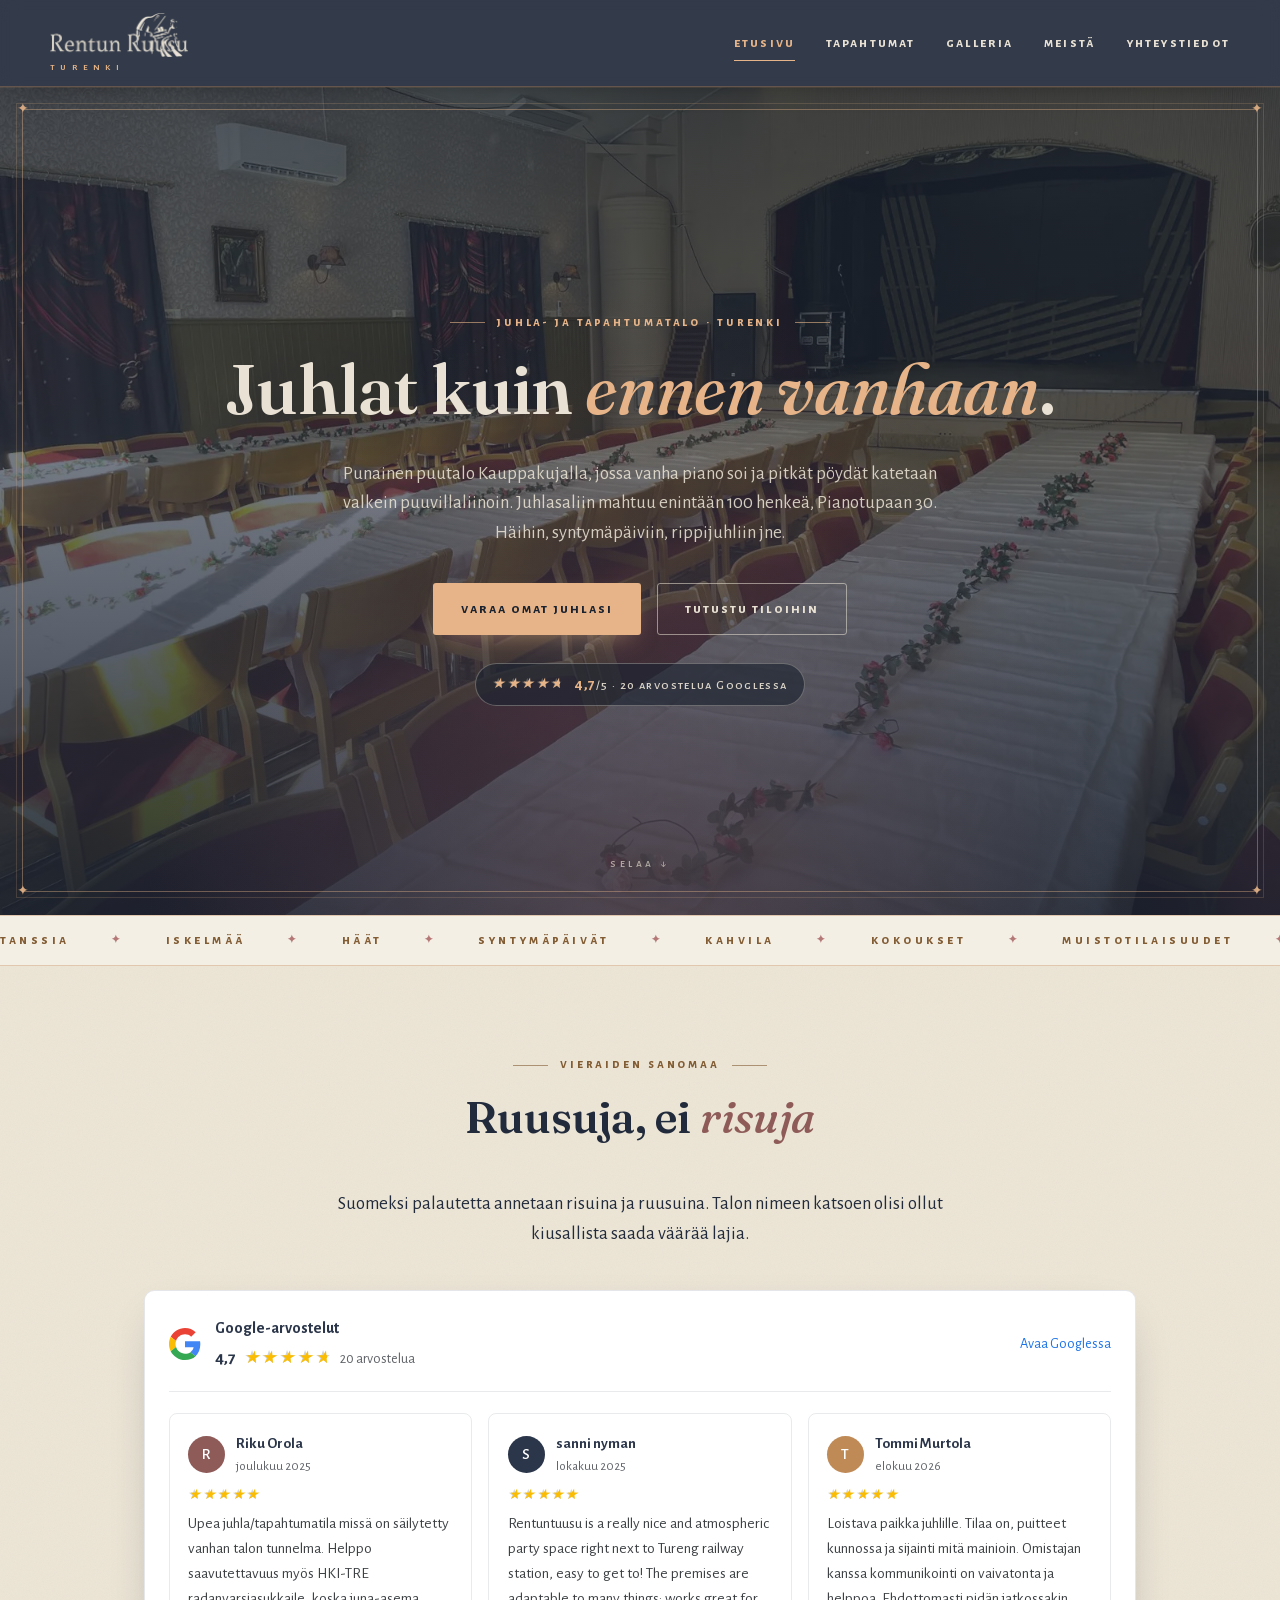
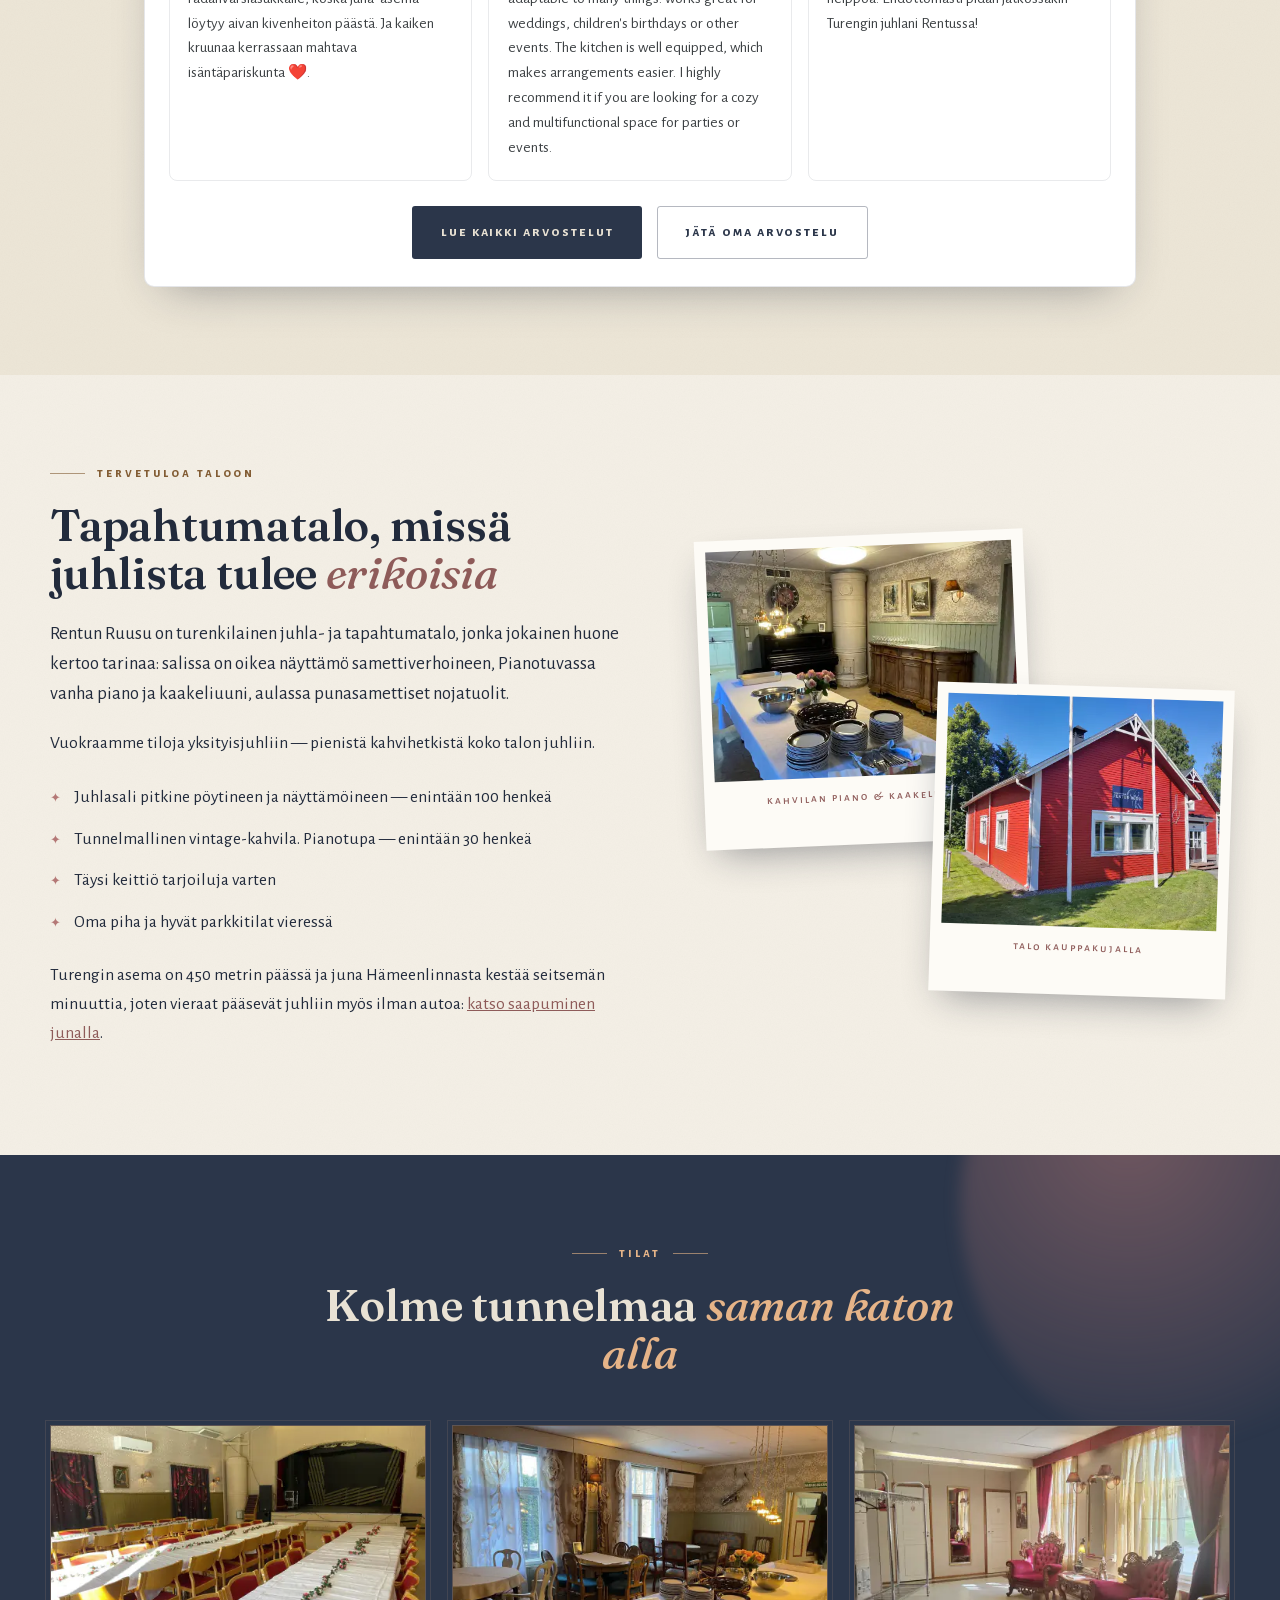
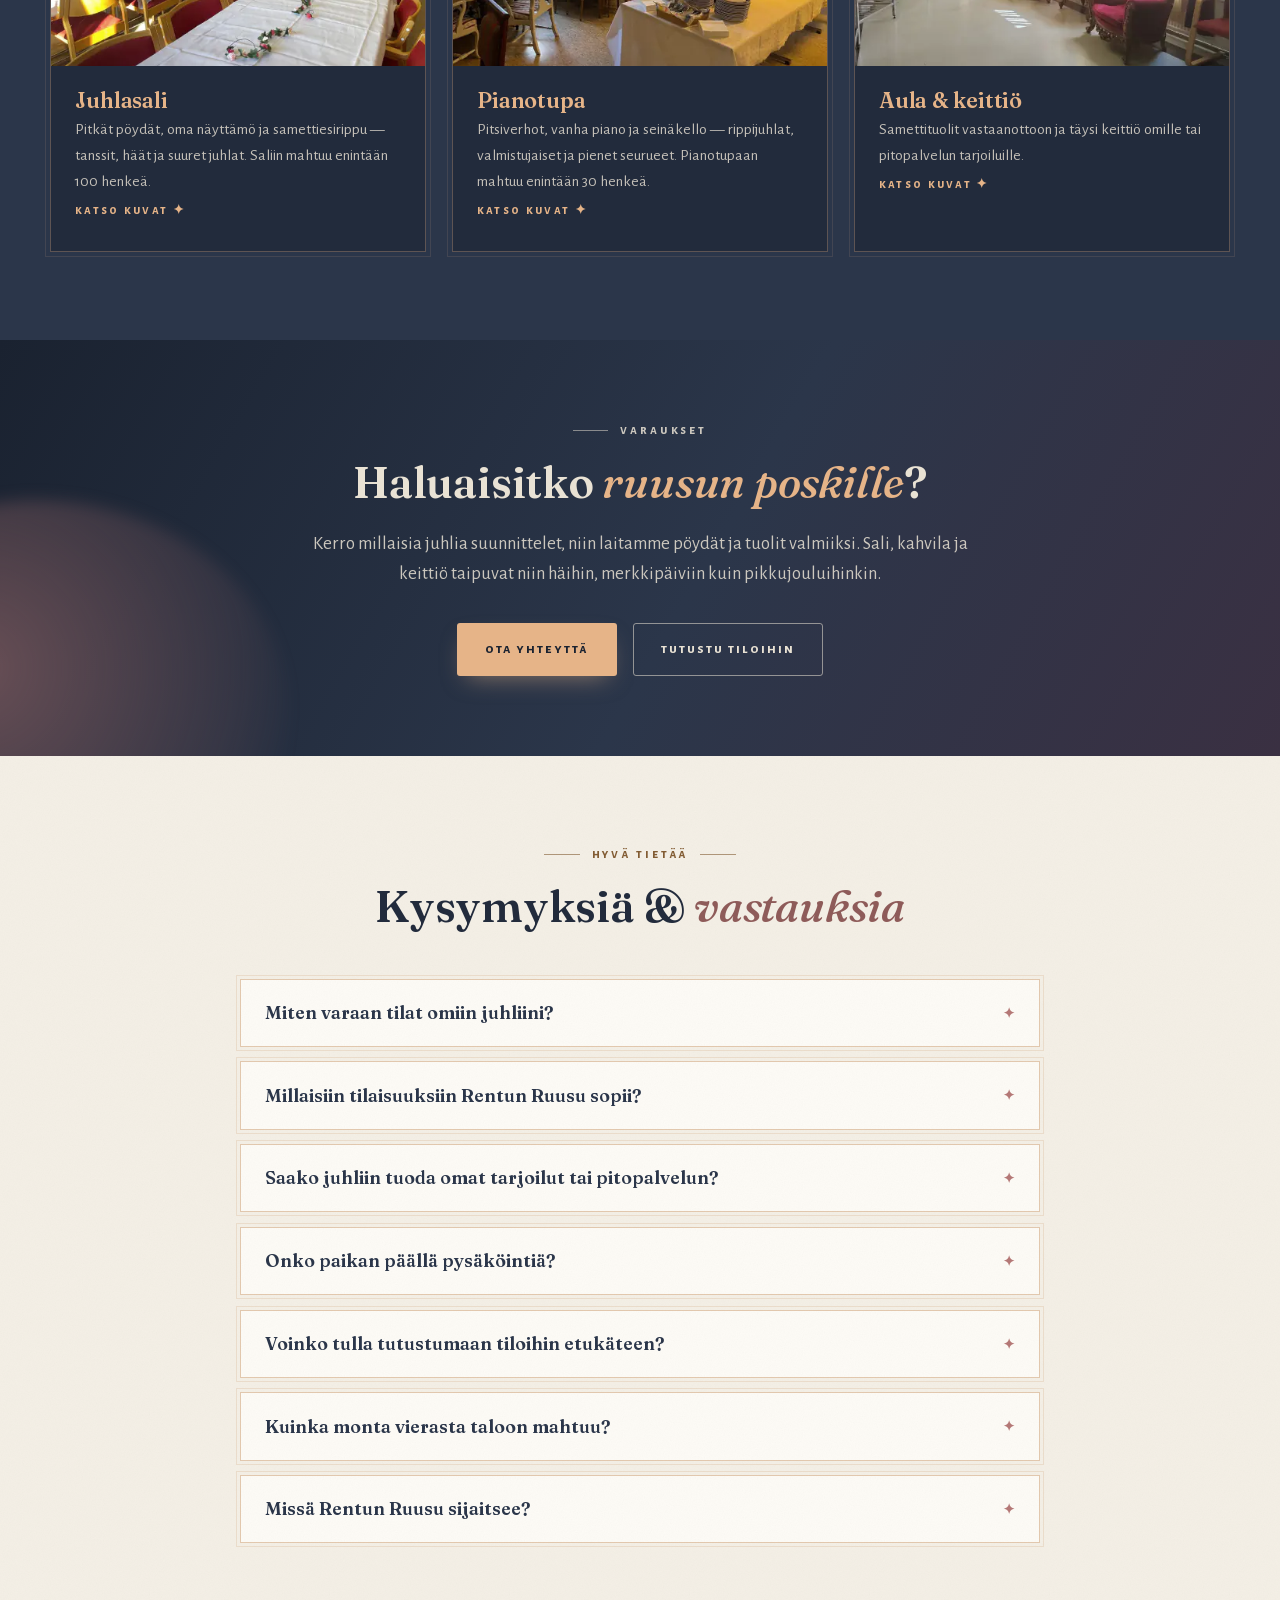
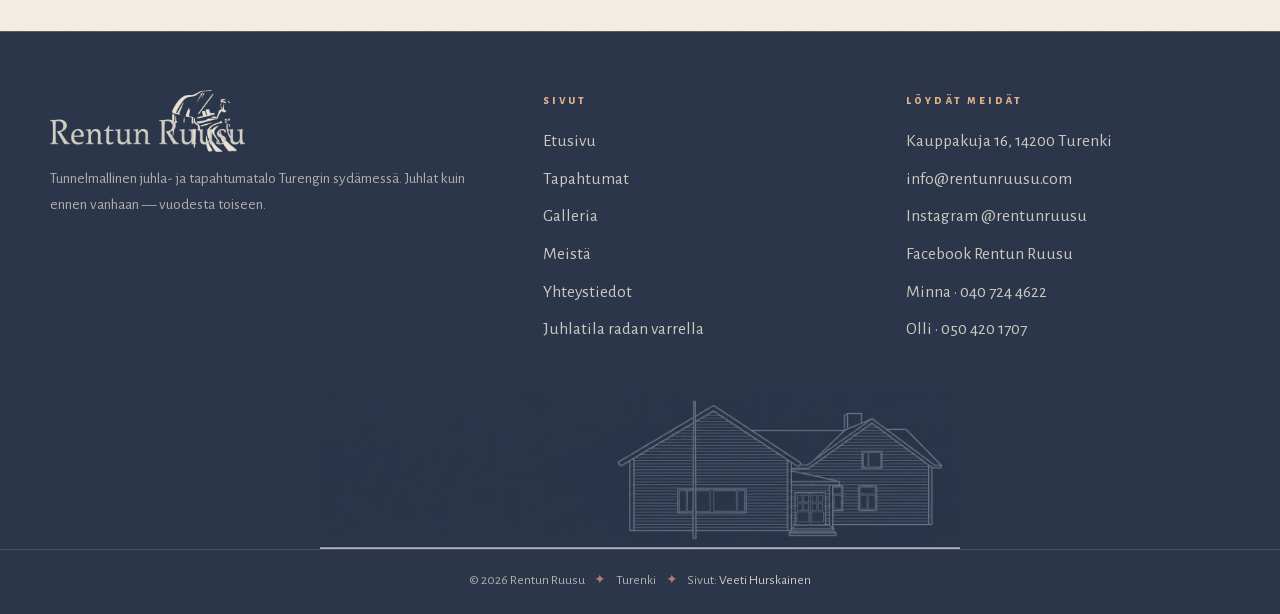
<file: website/index.html>
<!DOCTYPE html>
<html lang="fi">
<head>
  <meta charset="UTF-8">
  <meta name="viewport" content="width=device-width, initial-scale=1.0">
  <title>Juhlatila Turengissa · Rentun Ruusu · Juhla- ja tapahtumatalo</title>
  <meta name="description" content="Rentun Ruusu on juhla- ja tapahtumatalo Turengissa: juhlasali enintään 100 hengelle, Pianotupa 30 hengelle ja täysi keittiö. Vuokraa tilat häihin, merkkipäiviin ja pikkujouluihin.">
  <link rel="canonical" href="https://rentunruusu.com/">
  <meta name="robots" content="index, follow, max-image-preview:large, max-snippet:-1, max-video-preview:-1">
  <meta name="theme-color" content="#2b364a">
  <meta name="geo.region" content="FI-06">
  <meta name="geo.placename" content="Turenki, Janakkala">
  <meta name="geo.position" content="60.92024;24.64094">
  <meta name="ICBM" content="60.92024, 24.64094">

  <meta property="og:type" content="business.business">
  <meta property="og:site_name" content="Rentun Ruusu">
  <meta property="og:locale" content="fi_FI">
  <meta property="og:title" content="Juhlatila Turengissa · Rentun Ruusu">
  <meta property="og:description" content="Juhla- ja tapahtumatalo Turengissa: juhlasali enintään 100 hengelle, Pianotupa 30 hengelle ja täysi keittiö. Juhlat kuin ennen vanhaan.">
  <meta property="og:url" content="https://rentunruusu.com/">
  <meta property="og:image" content="https://rentunruusu.com/assets/img/og-rentun-ruusu.jpg">
  <meta property="og:image:width" content="1200">
  <meta property="og:image:height" content="630">
  <meta property="og:image:alt" content="Rentun Ruusun juhlasali katettuna, näyttämö ja samettiverhot taustalla.">
  <meta name="twitter:card" content="summary_large_image">
  <meta name="twitter:title" content="Juhlatila Turengissa · Rentun Ruusu">
  <meta name="twitter:description" content="Juhla- ja tapahtumatalo Turengissa: juhlasali 100 hengelle, Pianotupa 30 hengelle ja täysi keittiö.">
  <meta name="twitter:image" content="https://rentunruusu.com/assets/img/og-rentun-ruusu.jpg">

  <link rel="icon" type="image/png" href="favicon.png">
  <link rel="apple-touch-icon" href="apple-touch-icon.png">
  <link rel="stylesheet" href="css/styles.css">
  <script type="application/ld+json">
  {
    "@context": "https://schema.org",
    "@graph": [
      {
        "@type": [
          "LocalBusiness",
          "EventVenue"
        ],
        "@id": "https://rentunruusu.com/#venue",
        "name": "Rentun Ruusu",
        "description": "Rentun Ruusu on juhla- ja tapahtumatalo Turengissa, Janakkalassa. Punaisessa puutalossa on juhlasali näyttämöineen (enintään 100 henkeä), vintage-henkinen Pianotupa (enintään 30 henkeä), aula ja täysi keittiö. Tiloja vuokrataan yksityisjuhliin ja talolla järjestetään yleisötapahtumia.",
        "url": "https://rentunruusu.com/",
        "image": [
          "https://rentunruusu.com/assets/img/hero-sali.jpg",
          "https://rentunruusu.com/assets/img/koti-talo.jpg",
          "https://rentunruusu.com/assets/img/koti-kahvila.jpg"
        ],
        "logo": "https://rentunruusu.com/assets/img/logo.png",
        "telephone": "+358407244622",
        "email": "info@rentunruusu.com",
        "address": {
          "@type": "PostalAddress",
          "streetAddress": "Kauppakuja 16",
          "postalCode": "14200",
          "addressLocality": "Turenki",
          "addressRegion": "Kanta-Häme",
          "addressCountry": "FI"
        },
        "geo": {
          "@type": "GeoCoordinates",
          "latitude": 60.92024,
          "longitude": 24.64094
        },
        "hasMap": "https://www.google.com/maps/search/?api=1&query=Rentun%20Ruusu%2C%20Kauppakuja%2016%2C%2014200%20Turenki",
        "knowsLanguage": "fi",
        "currenciesAccepted": "EUR",
        "areaServed": [
          {
            "@type": "AdministrativeArea",
            "name": "Janakkala"
          },
          {
            "@type": "City",
            "name": "Hämeenlinna"
          },
          {
            "@type": "City",
            "name": "Riihimäki"
          },
          {
            "@type": "AdministrativeArea",
            "name": "Hattula"
          },
          {
            "@type": "AdministrativeArea",
            "name": "Kanta-Häme"
          }
        ],
        "sameAs": [
          "https://instagram.com/rentunruusu",
          "https://www.facebook.com/p/Rentun-Ruusu-61559462117911/",
          "https://maps.google.com/?cid=6384835120680424145"
        ],
        "contactPoint": [
          {
            "@type": "ContactPoint",
            "name": "Minna",
            "contactType": "varaukset",
            "telephone": "+358407244622",
            "email": "info@rentunruusu.com",
            "availableLanguage": "fi"
          },
          {
            "@type": "ContactPoint",
            "name": "Olli",
            "contactType": "varaukset",
            "telephone": "+358504201707",
            "availableLanguage": "fi"
          }
        ],
        "amenityFeature": [
          {
            "@type": "LocationFeatureSpecification",
            "name": "Näyttämö ja samettiesirippu",
            "value": true
          },
          {
            "@type": "LocationFeatureSpecification",
            "name": "Piano",
            "value": true
          },
          {
            "@type": "LocationFeatureSpecification",
            "name": "Täysi keittiö tarjoiluja varten",
            "value": true
          },
          {
            "@type": "LocationFeatureSpecification",
            "name": "Omat tarjoilut ja pitopalvelu sallittu",
            "value": true
          },
          {
            "@type": "LocationFeatureSpecification",
            "name": "Maksuton pysäköinti",
            "value": true
          },
          {
            "@type": "LocationFeatureSpecification",
            "name": "Piha-alue",
            "value": true
          }
        ],
        "makesOffer": [
          {
            "@type": "Offer",
            "itemOffered": {
              "@type": "Service",
              "name": "Juhlasalin vuokraus",
              "description": "Juhlasali pitkine pöytineen, oma näyttämö ja samettiesirippu. Tanssit, häät ja suuret juhlat. Saliin mahtuu enintään 100 henkeä."
            }
          },
          {
            "@type": "Offer",
            "itemOffered": {
              "@type": "Service",
              "name": "Pianotuvan vuokraus",
              "description": "Vintage-henkinen kahvilatila, jossa pitsiverhot, vanha piano ja kaakeliuuni. Rippijuhlat, valmistujaiset ja pienet seurueet. Pianotupaan mahtuu enintään 30 henkeä."
            }
          },
          {
            "@type": "Offer",
            "itemOffered": {
              "@type": "Service",
              "name": "Aulan ja keittiön vuokraus",
              "description": "Samettituolit vastaanottoon ja täysi keittiö omille tai pitopalvelun tarjoiluille."
            }
          },
          {
            "@type": "Offer",
            "itemOffered": {
              "@type": "Service",
              "name": "Koko talon vuokraus",
              "description": "Sali, Pianotupa, aula ja keittiö yhdessä koko talon juhliin. Yhteensä enintään 100 henkeä."
            }
          }
        ],
        "maximumAttendeeCapacity": 100,
        "containsPlace": [
          {
            "@type": [
              "Room",
              "EventVenue"
            ],
            "@id": "https://rentunruusu.com/#juhlasali",
            "name": "Juhlasali",
            "description": "Juhlasali pitkine pöytineen, oma näyttämö ja samettiesirippu. Tanssit, häät ja suuret juhlat.",
            "maximumAttendeeCapacity": 100,
            "image": "https://rentunruusu.com/assets/img/gallery/sali-01.jpg",
            "containedInPlace": {
              "@id": "https://rentunruusu.com/#venue"
            }
          },
          {
            "@type": [
              "Room",
              "EventVenue"
            ],
            "@id": "https://rentunruusu.com/#pianotupa",
            "name": "Pianotupa",
            "description": "Vintage-henkinen kahvilatila, jossa pitsiverhot, vanha piano ja kaakeliuuni. Rippijuhlat, valmistujaiset ja pienet seurueet.",
            "maximumAttendeeCapacity": 30,
            "image": "https://rentunruusu.com/assets/img/gallery/kahvila-02.jpg",
            "containedInPlace": {
              "@id": "https://rentunruusu.com/#venue"
            }
          }
        ]
      },
      {
        "@type": "WebSite",
        "@id": "https://rentunruusu.com/#website",
        "url": "https://rentunruusu.com/",
        "name": "Rentun Ruusu",
        "inLanguage": "fi-FI",
        "publisher": {
          "@id": "https://rentunruusu.com/#venue"
        }
      },
      {
        "@type": "WebPage",
        "@id": "https://rentunruusu.com/#webpage",
        "url": "https://rentunruusu.com/",
        "name": "Juhlatila Turengissa · Rentun Ruusu · Juhla- ja tapahtumatalo",
        "description": "Rentun Ruusu on juhla- ja tapahtumatalo Turengissa: juhlasali näyttämöineen, vintage-henkinen Pianotupa ja täysi keittiö.",
        "isPartOf": {
          "@id": "https://rentunruusu.com/#website"
        },
        "about": {
          "@id": "https://rentunruusu.com/#venue"
        },
        "primaryImageOfPage": "https://rentunruusu.com/assets/img/hero-sali.jpg",
        "inLanguage": "fi-FI"
      },
      {
        "@type": "FAQPage",
        "@id": "https://rentunruusu.com/#faq",
        "isPartOf": {
          "@id": "https://rentunruusu.com/#webpage"
        },
        "inLanguage": "fi-FI",
        "mainEntity": [
          {
            "@type": "Question",
            "name": "Miten varaan tilat omiin juhliini?",
            "acceptedAnswer": {
              "@type": "Answer",
              "text": "Ota yhteyttä lomakkeella, sähköpostilla tai Instagramissa ja kerro toivottu päivä, vierasmäärä ja tilaisuuden luonne. Vastaamme nopeasti ja katsotaan yhdessä sopiva kokonaisuus."
            }
          },
          {
            "@type": "Question",
            "name": "Millaisiin tilaisuuksiin Rentun Ruusu sopii?",
            "acceptedAnswer": {
              "@type": "Answer",
              "text": "Häihin, syntymäpäiviin, muistotilaisuuksiin, pikkujouluihin, kokouksiin sekä tanssi- ja musiikki-iltoihin. Juhlasalin, kahvilan ja keittiön voi varata yhdessä tai erikseen."
            }
          },
          {
            "@type": "Question",
            "name": "Saako juhliin tuoda omat tarjoilut tai pitopalvelun?",
            "acceptedAnswer": {
              "@type": "Answer",
              "text": "Kyllä. Voit tuoda omat juomat ja tarjoilut tai käyttää valitsemaasi pitopalvelua."
            }
          },
          {
            "@type": "Question",
            "name": "Onko paikan päällä pysäköintiä?",
            "acceptedAnswer": {
              "@type": "Answer",
              "text": "Talon edessä on parkkitilaa, lisäksi vieressä on kaksi pysäköintialuetta."
            }
          },
          {
            "@type": "Question",
            "name": "Voinko tulla tutustumaan tiloihin etukäteen?",
            "acceptedAnswer": {
              "@type": "Answer",
              "text": "Totta kai — sovi esittelyaika yhteydenottolomakkeella, niin keitetään pannu kahvia valmiiksi."
            }
          },
          {
            "@type": "Question",
            "name": "Kuinka monta vierasta taloon mahtuu?",
            "acceptedAnswer": {
              "@type": "Answer",
              "text": "Juhlasaliin mahtuu enintään 100 henkeä ja Pianotupaan enintään 30 henkeä. Tilat voi varata yhdessä tai erikseen, joten kokonaisuus rakennetaan vierasmäärän mukaan. Kerro yhteydenotossa arvioitu vierasmäärä, niin katsotaan sopiva ratkaisu."
            }
          },
          {
            "@type": "Question",
            "name": "Missä Rentun Ruusu sijaitsee?",
            "acceptedAnswer": {
              "@type": "Answer",
              "text": "Rentun Ruusu sijaitsee osoitteessa Kauppakuja 16, 14200 Turenki. Turenki on Janakkalan kunnan taajama Kanta-Hämeessä, noin 15 kilometriä Hämeenlinnasta etelään. Sisäänkäynti on pihan puolelta ja talon edessä on omat parkkipaikat."
            }
          }
        ]
      }
    ]
  }
  </script>
</head>
<body>

  <header class="site-header">
    <div class="wrap">
      <a class="brand" href="/">
        <picture>
          <source type="image/webp" srcset="assets/img/logo-280.webp 280w, assets/img/logo-420.webp 420w" sizes="(max-width: 480px) 114px, 139px">
          <img class="brand-logo" src="assets/img/logo.png" alt="Rentun Ruusu" width="700" height="222">
        </picture>
        <span class="brand-town">Turenki</span>
      </a>
      <button class="nav-toggle" aria-expanded="false" aria-controls="site-nav" aria-label="Valikko">
        <span class="nav-toggle-text">Valikko</span> ☰
      </button>
      <nav class="site-nav" id="site-nav">
        <a href="/" class="active" aria-current="page">Etusivu</a>
        <a href="/tapahtumat">Tapahtumat</a>
        <a href="/galleria">Galleria</a>
        <a href="/meista">Meistä</a>
        <a href="/yhteystiedot">Yhteystiedot</a>
      </nav>
    </div>
  </header>

  <main>

    <!-- HERO -->
    <section class="hero">
      <!-- Hero on img-elementti eikä taustakuva: selain löytää sen heti HTML:stä ja
           lataa sen ensimmäisenä (fetchpriority). Puhelimille pystyrajaus. -->
      <picture>
        <source media="(max-aspect-ratio: 3/4)" type="image/webp"
                srcset="assets/img/hero-sali-p-600.webp 600w, assets/img/hero-sali-p-900.webp 900w" sizes="69vh">
        <source type="image/webp"
                srcset="assets/img/hero-sali-960.webp 960w, assets/img/hero-sali-1600.webp 1600w" sizes="100vw">
        <img class="hero-bg" src="assets/img/hero-sali.jpg" alt="" width="1600" height="1200" fetchpriority="high">
      </picture>
      <div class="hero-veil"></div>
      <div class="hero-frame" aria-hidden="true"><i>✦</i><i>✦</i><i>✦</i><i>✦</i></div>
      <div class="hero-inner">
        <p class="eyebrow">juhla- ja tapahtumatalo · turenki</p>
        <h1>Juhlat kuin <em>ennen vanhaan</em>.</h1>
        <p class="lead">Punainen puutalo Kauppakujalla, jossa vanha piano soi ja pitkät pöydät katetaan
          valkein puuvillaliinoin. Juhlasaliin mahtuu enintään 100 henkeä, Pianotupaan 30.
          Häihin, syntymäpäiviin, rippijuhliin jne.</p>
        <div class="hero-actions">
          <a class="btn btn-gold" href="/yhteystiedot">Varaa omat juhlasi</a>
          <a class="btn btn-ghost" href="/galleria">Tutustu tiloihin</a>
        </div>

        <!-- Google-arvostelut. Tähtipalkin täyttö = keskiarvo / 5 prosentteina
             (4,7 / 5 = 94 %). Kun luvut muuttuvat, päivitä KOLME kohtaa täältä:
             i-elementin width, <strong>-luku ja arvostelujen määrä. Linkin nimi
             on sen näkyvä teksti (ei aria-labelia), jotta puheohjaus löytää sen. -->
        <a class="hero-arvio" rel="noopener" target="_blank"
           href="https://search.google.com/local/reviews?placeid=ChIJu1qup21pjkYR0VKYxbZ9m1g">
          <span class="tahdet tahdet-dark" aria-hidden="true"><i style="width:94%"></i></span>
          <span class="hero-arvio-teksti">
            <strong>4,7</strong>/5 · 20 arvostelua Googlessa
          </span>
        </a>
      </div>
      <a class="hero-scroll" href="#tervetuloa">selaa ↓</a>
    </section>

    <!-- NAUHA -->
    <div class="ticker" aria-hidden="true">
      <div class="ticker-track">
        <span>tanssia</span><span>iskelmää</span><span>häät</span><span>syntymäpäivät</span>
        <span>kahvila</span><span>kokoukset</span><span>muistotilaisuudet</span><span>pikkujoulut</span>
        <span>tanssia</span><span>iskelmää</span><span>häät</span><span>syntymäpäivät</span>
        <span>kahvila</span><span>kokoukset</span><span>muistotilaisuudet</span><span>pikkujoulut</span>
      </div>
    </div>

    <!-- ARVOSTELUT -->
    <section class="section on-light alt" id="arvostelut">
      <div class="wrap">
        <div class="section-head center reveal">
          <p class="eyebrow">vieraiden sanomaa</p>
          <h2 class="on-light">Ruusuja, ei <em>risuja</em></h2>
        </div>
        <p class="lead arvio-lead">Suomeksi palautetta annetaan risuina ja ruusuina.
          Talon nimeen katsoen olisi ollut kiusallista saada väärää lajia.</p>

        <div class="google-panel reveal">

          <!-- Arvosanan luvut: ks. myös heron .hero-arvio. Tähtipalkin täyttö =
               keskiarvo / 5 prosentteina (4,7 / 5 = 94 %). -->
          <div class="google-panel-head">
            <svg class="google-g" viewBox="0 0 48 48" aria-hidden="true" focusable="false">
              <path fill="#EA4335" d="M24 9.5c3.54 0 6.71 1.22 9.21 3.6l6.85-6.85C35.9 2.38 30.47 0 24 0 14.62 0 6.51 5.38 2.56 13.22l7.98 6.19C12.43 13.72 17.74 9.5 24 9.5z"/>
              <path fill="#4285F4" d="M46.98 24.55c0-1.57-.15-3.09-.38-4.55H24v9.02h12.94c-.58 2.96-2.26 5.48-4.78 7.18l7.73 6c4.51-4.18 7.09-10.36 7.09-17.65z"/>
              <path fill="#FBBC05" d="M10.53 28.59c-.48-1.45-.76-2.99-.76-4.59s.27-3.14.76-4.59l-7.98-6.19C.92 16.46 0 20.12 0 24c0 3.88.92 7.54 2.56 10.78l7.97-6.19z"/>
              <path fill="#34A853" d="M24 48c6.48 0 11.93-2.13 15.89-5.81l-7.73-6c-2.15 1.45-4.92 2.3-8.16 2.3-6.26 0-11.57-4.22-13.47-9.91l-7.98 6.19C6.51 42.62 14.62 48 24 48z"/>
            </svg>
            <div class="google-panel-id">
              <p class="google-panel-title">Google-arvostelut</p>
              <p class="google-panel-score">
                <span class="google-luku" aria-hidden="true">4,7</span>
                <span class="tahdet tahdet-google" aria-hidden="true"><i style="width:94%"></i></span>
                <span class="google-maara">
                  <span class="visually-hidden">Keskiarvo 4,7 tähteä viidestä, </span>20 arvostelua
                </span>
              </p>
            </div>
            <a class="google-panel-link"
               href="https://search.google.com/local/reviews?placeid=ChIJu1qup21pjkYR0VKYxbZ9m1g"
               target="_blank" rel="noopener">Avaa Googlessa</a>
          </div>

          <!-- Arvostelut kopioitu Googlen profiilista sellaisenaan: teksti,
               kirjoittajan nimi ja kirjoitusasu muuttamatta. Google näyttää iän
               suhteellisena ("8 kuukautta sitten"), mutta staattisella sivulla
               sellainen vanhenee, joten tässä on kuukausi ja vuosi.
               Tähtipalkki: 5★ = 100%, 4★ = 80%, 3★ = 60%. -->
          <div class="google-arvostelut">

            <figure class="google-arvostelu">
              <header>
                <span class="google-avatar google-avatar-rose" aria-hidden="true">R</span>
                <span class="google-tekija">
                  <span class="google-nimi">Riku Orola</span>
                  <span class="google-aika">joulukuu 2025</span>
                </span>
              </header>
              <span class="tahdet tahdet-google" role="img" aria-label="5 tähteä viidestä"><i style="width:100%"></i></span>
              <blockquote>Upea juhla/tapahtumatila missä on säilytetty vanhan talon
                tunnelma. Helppo saavutettavuus myös HKI-TRE radanvarsiasukkaile, koska
                juna-asema löytyy aivan kivenheiton päästä. Ja kaiken kruunaa kerrassaan
                mahtava isäntäpariskunta ❤️.</blockquote>
            </figure>

            <figure class="google-arvostelu">
              <header>
                <span class="google-avatar google-avatar-navy" aria-hidden="true">S</span>
                <span class="google-tekija">
                  <span class="google-nimi">sanni nyman</span>
                  <span class="google-aika">lokakuu 2025</span>
                </span>
              </header>
              <span class="tahdet tahdet-google" role="img" aria-label="5 tähteä viidestä"><i style="width:100%"></i></span>
              <blockquote lang="en">Rentuntuusu is a really nice and atmospheric party
                space right next to Tureng railway station, easy to get to! The premises
                are adaptable to many things: works great for weddings, children's
                birthdays or other events. The kitchen is well equipped, which makes
                arrangements easier. I highly recommend it if you are looking for a cozy
                and multifunctional space for parties or events.</blockquote>
            </figure>

            <figure class="google-arvostelu">
              <header>
                <span class="google-avatar google-avatar-brass" aria-hidden="true">T</span>
                <span class="google-tekija">
                  <span class="google-nimi">Tommi Murtola</span>
                  <span class="google-aika">elokuu 2026</span>
                </span>
              </header>
              <span class="tahdet tahdet-google" role="img" aria-label="5 tähteä viidestä"><i style="width:100%"></i></span>
              <blockquote>Loistava paikka juhlille. Tilaa on, puitteet kunnossa ja
                sijainti mitä mainioin. Omistajan kanssa kommunikointi on vaivatonta ja
                helppoa. Ehdottomasti pidän jatkossakin Turengin juhlani Rentussa!</blockquote>
            </figure>

          </div>

          <p class="google-panel-cta">
            <a class="btn btn-navy"
               href="https://search.google.com/local/reviews?placeid=ChIJu1qup21pjkYR0VKYxbZ9m1g"
               target="_blank" rel="noopener">Lue kaikki arvostelut</a>
            <a class="btn btn-ghost btn-ghost-dark"
               href="https://search.google.com/local/writereview?placeid=ChIJu1qup21pjkYR0VKYxbZ9m1g"
               target="_blank" rel="noopener">Jätä oma arvostelu</a>
          </p>
        </div>
      </div>
    </section>

    <!-- TERVETULOA -->
    <section class="section on-light" id="tervetuloa">
      <div class="wrap intro-grid">
        <div class="reveal">
          <p class="eyebrow">tervetuloa taloon</p>
          <h2 class="on-light">Tapahtumatalo, missä juhlista tulee <em>erikoisia</em></h2>
          <p class="lead">Rentun Ruusu on turenkilainen juhla- ja tapahtumatalo, jonka jokainen
            huone kertoo tarinaa: salissa on oikea näyttämö samettiverhoineen, Pianotuvassa
            vanha piano ja kaakeliuuni, aulassa punasamettiset nojatuolit.</p>
          <p>Vuokraamme tiloja yksityisjuhliin — pienistä kahvihetkistä koko talon juhliin.</p>
          <ul class="intro-points">
            <li>Juhlasali pitkine pöytineen ja näyttämöineen — enintään 100 henkeä</li>
            <li>Tunnelmallinen vintage-kahvila. Pianotupa — enintään 30 henkeä</li>
            <li>Täysi keittiö tarjoiluja varten</li>
            <li>Oma piha ja hyvät parkkitilat vieressä</li>
          </ul>
          <p style="margin-top: 1.5rem;">Turengin asema on 450 metrin päässä ja juna
            Hämeenlinnasta kestää seitsemän minuuttia, joten vieraat pääsevät juhliin
            myös ilman autoa: <a href="/juhlatila-hameenlinna">katso saapuminen
            junalla</a>.</p>
        </div>
        <div class="photo-stack reveal" aria-hidden="false">
          <figure>
            <picture>
              <source type="image/webp" srcset="assets/img/koti-kahvila-480.webp 480w, assets/img/koti-kahvila-800.webp 800w" sizes="(max-width: 900px) 70vw, 340px">
              <img src="assets/img/koti-kahvila.jpg" alt="Kahvilan vanha piano ja kaakeliuuni" width="1200" height="1600" loading="lazy" decoding="async">
            </picture>
            <figcaption>kahvilan piano &amp; kaakeliuuni</figcaption>
          </figure>
          <figure>
            <picture>
              <source type="image/webp" srcset="assets/img/koti-talo-480.webp 480w, assets/img/koti-talo-800.webp 800w" sizes="(max-width: 900px) 70vw, 340px">
              <img src="assets/img/koti-talo.jpg" alt="Rentun Ruusun punainen puutalo kesäpäivänä" width="1600" height="1200" loading="lazy" decoding="async">
            </picture>
            <figcaption>talo kauppakujalla</figcaption>
          </figure>
        </div>
      </div>
    </section>

    <!-- TILAT -->
    <section class="section on-dark">
      <div class="rose-blot" style="top:-12rem; right:-10rem;"></div>
      <div class="wrap">
        <div class="section-head center reveal">
          <p class="eyebrow">tilat</p>
          <h2>Kolme tunnelmaa <em>saman katon alla</em></h2>
        </div>
        <div class="room-grid">
          <a class="room-card reveal" href="/galleria">
            <picture>
              <source type="image/webp" srcset="assets/img/gallery/sali-01-480.webp 480w, assets/img/gallery/sali-01-800.webp 800w, assets/img/gallery/sali-01-1200.webp 1200w" sizes="(max-width: 900px) 92vw, 380px">
              <img src="assets/img/gallery/sali-01.jpg" alt="Juhlasalin pitkät pöydät ja näyttämö" width="1600" height="1200" loading="lazy" decoding="async">
            </picture>
            <div class="room-card-body">
              <h3>Juhlasali</h3>
              <p>Pitkät pöydät, oma näyttämö ja samettiesirippu — tanssit, häät ja suuret juhlat.
                Saliin mahtuu enintään 100 henkeä.</p>
              <span class="room-more">katso kuvat ✦</span>
            </div>
          </a>
          <a class="room-card reveal" href="/galleria">
            <picture>
              <source type="image/webp" srcset="assets/img/gallery/kahvila-01-480.webp 480w, assets/img/gallery/kahvila-01-800.webp 800w, assets/img/gallery/kahvila-01-1200.webp 1200w" sizes="(max-width: 900px) 92vw, 380px">
              <img src="assets/img/gallery/kahvila-01.jpg" alt="Kahvilan pöydät ja pitsiverhot" width="1600" height="1200" loading="lazy" decoding="async">
            </picture>
            <div class="room-card-body">
              <h3>Pianotupa</h3>
              <p>Pitsiverhot, vanha piano ja seinäkello — rippijuhlat, valmistujaiset ja pienet seurueet.
                Pianotupaan mahtuu enintään 30 henkeä.</p>
              <span class="room-more">katso kuvat ✦</span>
            </div>
          </a>
          <a class="room-card reveal" href="/galleria">
            <picture>
              <source type="image/webp" srcset="assets/img/koti-aula-480.webp 480w, assets/img/koti-aula-800.webp 800w, assets/img/koti-aula-1200.webp 1200w" sizes="(max-width: 900px) 92vw, 380px">
              <img src="assets/img/koti-aula.jpg" alt="Aulan punasamettiset nojatuolit" width="1400" height="1050" loading="lazy" decoding="async">
            </picture>
            <div class="room-card-body">
              <h3>Aula &amp; keittiö</h3>
              <p>Samettituolit vastaanottoon ja täysi keittiö omille tai pitopalvelun tarjoiluille.</p>
              <span class="room-more">katso kuvat ✦</span>
            </div>
          </a>
        </div>
      </div>
    </section>

    <!-- CTA -->
    <section class="cta-band">
      <div class="rose-blot" style="bottom:-14rem; left:-12rem;"></div>
      <div class="wrap">
        <p class="eyebrow" style="justify-content:center;">varaukset</p>
        <h2>Haluaisitko <em>ruusun poskille</em>?</h2>
        <p class="lead">Kerro millaisia juhlia suunnittelet, niin laitamme pöydät ja tuolit valmiiksi.
          Sali, kahvila ja keittiö taipuvat niin häihin, merkkipäiviin kuin pikkujouluihinkin.</p>
        <div class="hero-actions">
          <a class="btn btn-gold" href="/yhteystiedot">Ota yhteyttä</a>
          <a class="btn btn-ghost" href="/galleria">Tutustu tiloihin</a>
        </div>
      </div>
    </section>

    <!-- UKK -->
    <section class="section on-light">
      <div class="wrap">
        <div class="section-head center reveal">
          <p class="eyebrow">hyvä tietää</p>
          <h2 class="on-light">Kysymyksiä &amp; <em>vastauksia</em></h2>
        </div>
        <div class="faq-list">
          <details class="faq-item reveal">
            <summary>Miten varaan tilat omiin juhliini?</summary>
            <div class="faq-body">
              <p>Ota yhteyttä <a href="/yhteystiedot">lomakkeella</a>, sähköpostilla tai
                Instagramissa ja kerro toivottu päivä, vierasmäärä ja tilaisuuden luonne.
                Vastaamme nopeasti ja katsotaan yhdessä sopiva kokonaisuus.</p>
            </div>
          </details>
          <details class="faq-item reveal">
            <summary>Millaisiin tilaisuuksiin Rentun Ruusu sopii?</summary>
            <div class="faq-body">
              <p>Häihin, syntymäpäiviin, muistotilaisuuksiin, pikkujouluihin, kokouksiin sekä
                tanssi- ja musiikki-iltoihin. Juhlasalin, kahvilan ja keittiön voi varata
                yhdessä tai erikseen.</p>
            </div>
          </details>
          <details class="faq-item reveal">
            <summary>Saako juhliin tuoda omat tarjoilut tai pitopalvelun?</summary>
            <div class="faq-body">
              <p>Kyllä. Voit tuoda omat juomat ja tarjoilut tai käyttää valitsemaasi pitopalvelua.</p>
            </div>
          </details>
          <details class="faq-item reveal">
            <summary>Onko paikan päällä pysäköintiä?</summary>
            <div class="faq-body">
              <p>Talon edessä on parkkitilaa, lisäksi vieressä on kaksi pysäköintialuetta.</p>
            </div>
          </details>
          <details class="faq-item reveal">
            <summary>Voinko tulla tutustumaan tiloihin etukäteen?</summary>
            <div class="faq-body">
              <p>Totta kai — sovi esittelyaika <a href="/yhteystiedot">yhteydenottolomakkeella</a>,
                niin keitetään pannu kahvia valmiiksi.</p>
            </div>
          </details>
          <details class="faq-item reveal">
            <summary>Kuinka monta vierasta taloon mahtuu?</summary>
            <div class="faq-body">
              <p>Juhlasaliin mahtuu enintään 100 henkeä ja Pianotupaan enintään 30 henkeä.
                Tilat voi varata yhdessä tai erikseen, joten kokonaisuus rakennetaan
                vierasmäärän mukaan. Kerro <a href="/yhteystiedot">yhteydenotossa</a>
                arvioitu vierasmäärä, niin katsotaan sopiva ratkaisu.</p>
            </div>
          </details>
          <details class="faq-item reveal">
            <summary>Missä Rentun Ruusu sijaitsee?</summary>
            <div class="faq-body">
              <p>Rentun Ruusu sijaitsee osoitteessa Kauppakuja 16, 14200 Turenki. Turenki on
                Janakkalan kunnan taajama Kanta-Hämeessä,
                <a href="/juhlatila-hameenlinna">noin 15 kilometriä Hämeenlinnasta
                etelään</a>. Sisäänkäynti on pihan puolelta ja talon edessä on omat parkkipaikat.
                <a href="/yhteystiedot">Katso kartta ja ajo-ohjeet</a>.</p>
            </div>
          </details>
        </div>
      </div>
    </section>

  </main>

  <footer class="site-footer">
    <div class="wrap footer-grid">
      <div class="footer-brand">
        <picture>
          <source type="image/webp" srcset="assets/img/logo-280.webp 280w, assets/img/logo-420.webp 420w" sizes="196px">
          <img class="brand-logo footer-logo" src="assets/img/logo.png" alt="Rentun Ruusu" width="700" height="222" loading="lazy" decoding="async">
        </picture>
        <p>Tunnelmallinen juhla- ja tapahtumatalo Turengin sydämessä.
          Juhlat kuin ennen vanhaan — vuodesta toiseen.</p>
      </div>
      <div>
        <p class="footer-head">sivut</p>
        <ul>
          <li><a href="/">Etusivu</a></li>
          <li><a href="/tapahtumat">Tapahtumat</a></li>
          <li><a href="/galleria">Galleria</a></li>
          <li><a href="/meista">Meistä</a></li>
          <li><a href="/yhteystiedot">Yhteystiedot</a></li>
          <li><a href="/juhlatila-hameenlinna">Juhlatila radan varrella</a></li>
        </ul>
      </div>
      <div>
        <p class="footer-head">löydät meidät</p>
        <ul>
          <li>Kauppakuja 16, 14200 Turenki</li>
          <li><a href="mailto:info@rentunruusu.com">info@rentunruusu.com</a></li>
          <li><a href="https://instagram.com/rentunruusu" target="_blank" rel="noopener">Instagram @rentunruusu</a></li>
          <li><a href="https://www.facebook.com/p/Rentun-Ruusu-61559462117911/" target="_blank" rel="noopener">Facebook Rentun Ruusu</a></li>
          <li><a href="tel:+358407244622">Minna · 040 724 4622</a></li>
          <li><a href="tel:+358504201707">Olli · 050 420 1707</a></li>
        </ul>
      </div>
    </div>
    <picture>
      <source type="image/webp" srcset="assets/img/banner-talo-720.webp 720w, assets/img/banner-talo-1280.webp 1280w" sizes="(max-width: 744px) 86vw, 640px">
      <img class="footer-house" src="assets/img/banner-talo.png" alt="" aria-hidden="true" width="1800" height="450" loading="lazy" decoding="async">
    </picture>
    <div class="footer-bottom">
      © <span id="footer-year">2026</span> Rentun Ruusu<span class="star">✦</span>Turenki<span class="credit"><span class="star">✦</span>Sivut: <a href="https://veetihurskainen.com/fi/">Veeti Hurskainen</a></span>
    </div>
  </footer>

  <script src="js/main.js" defer></script>
</body>
</html>
</file>
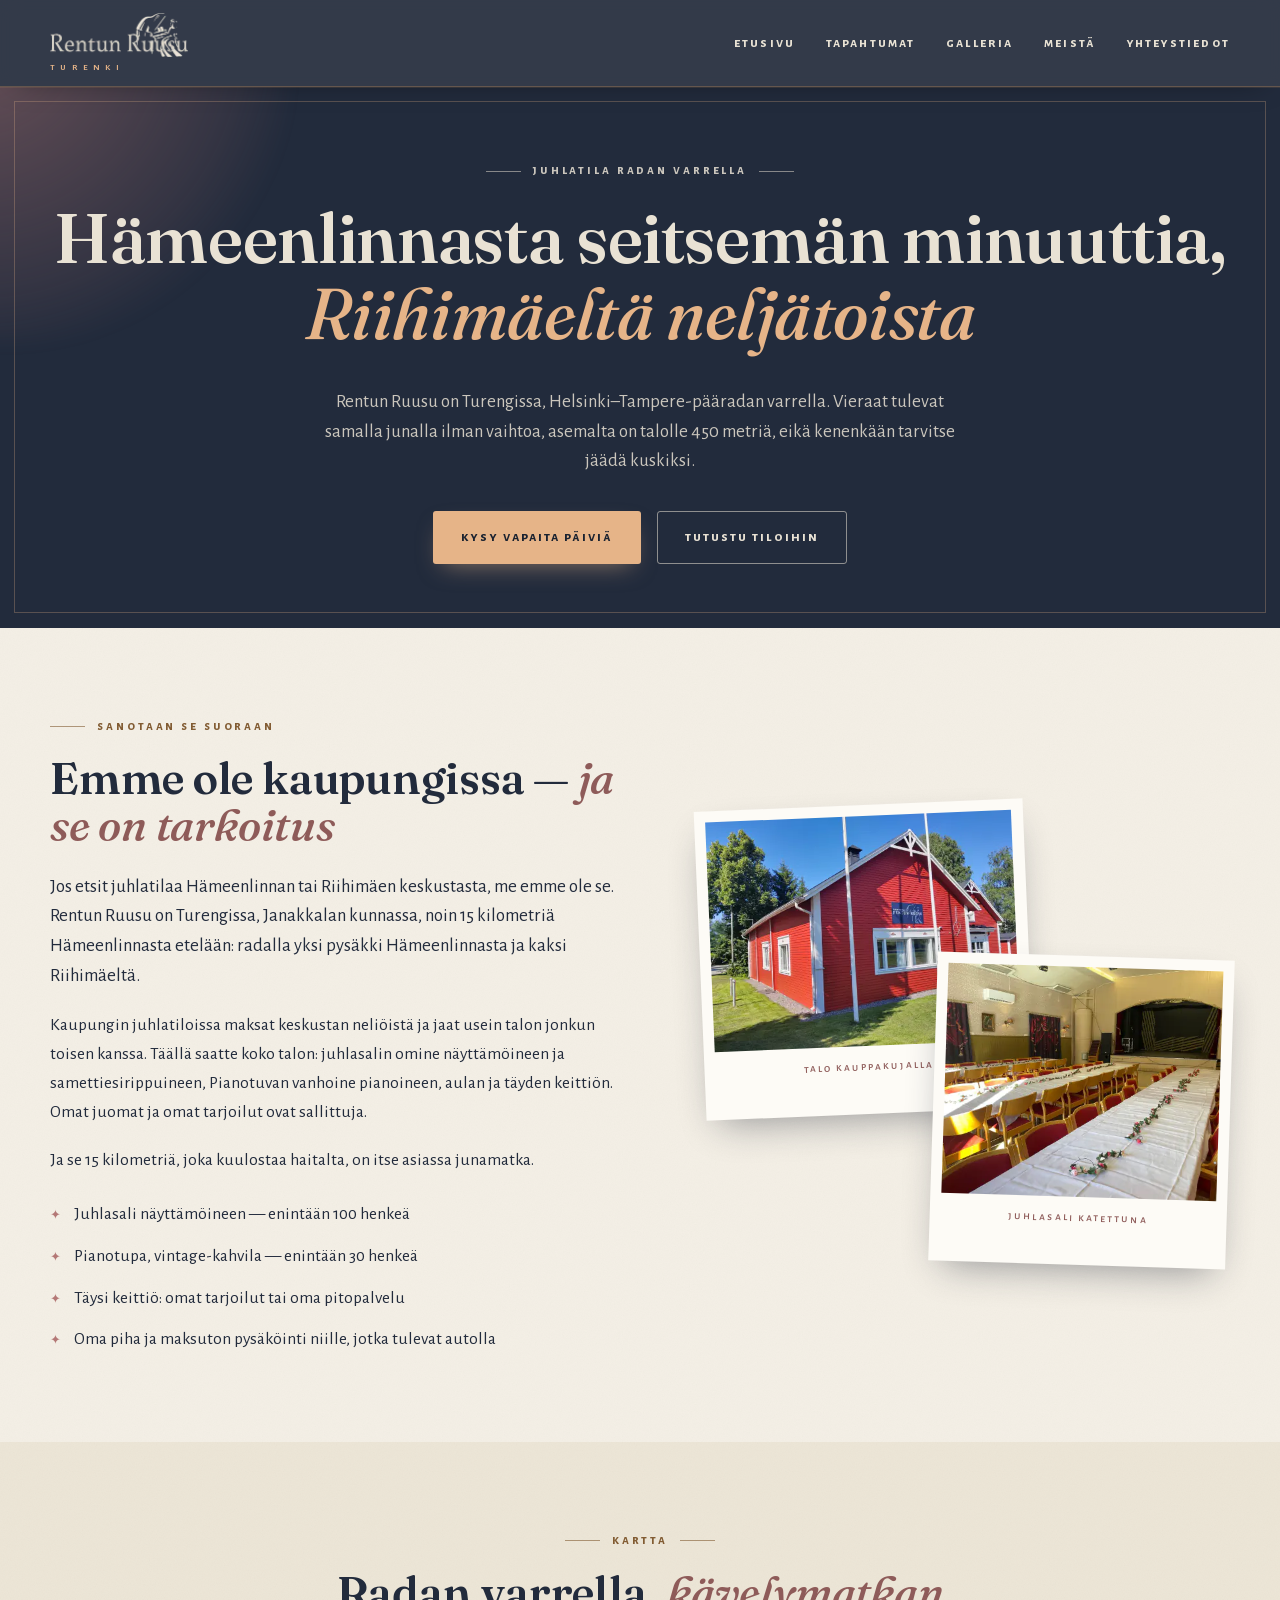
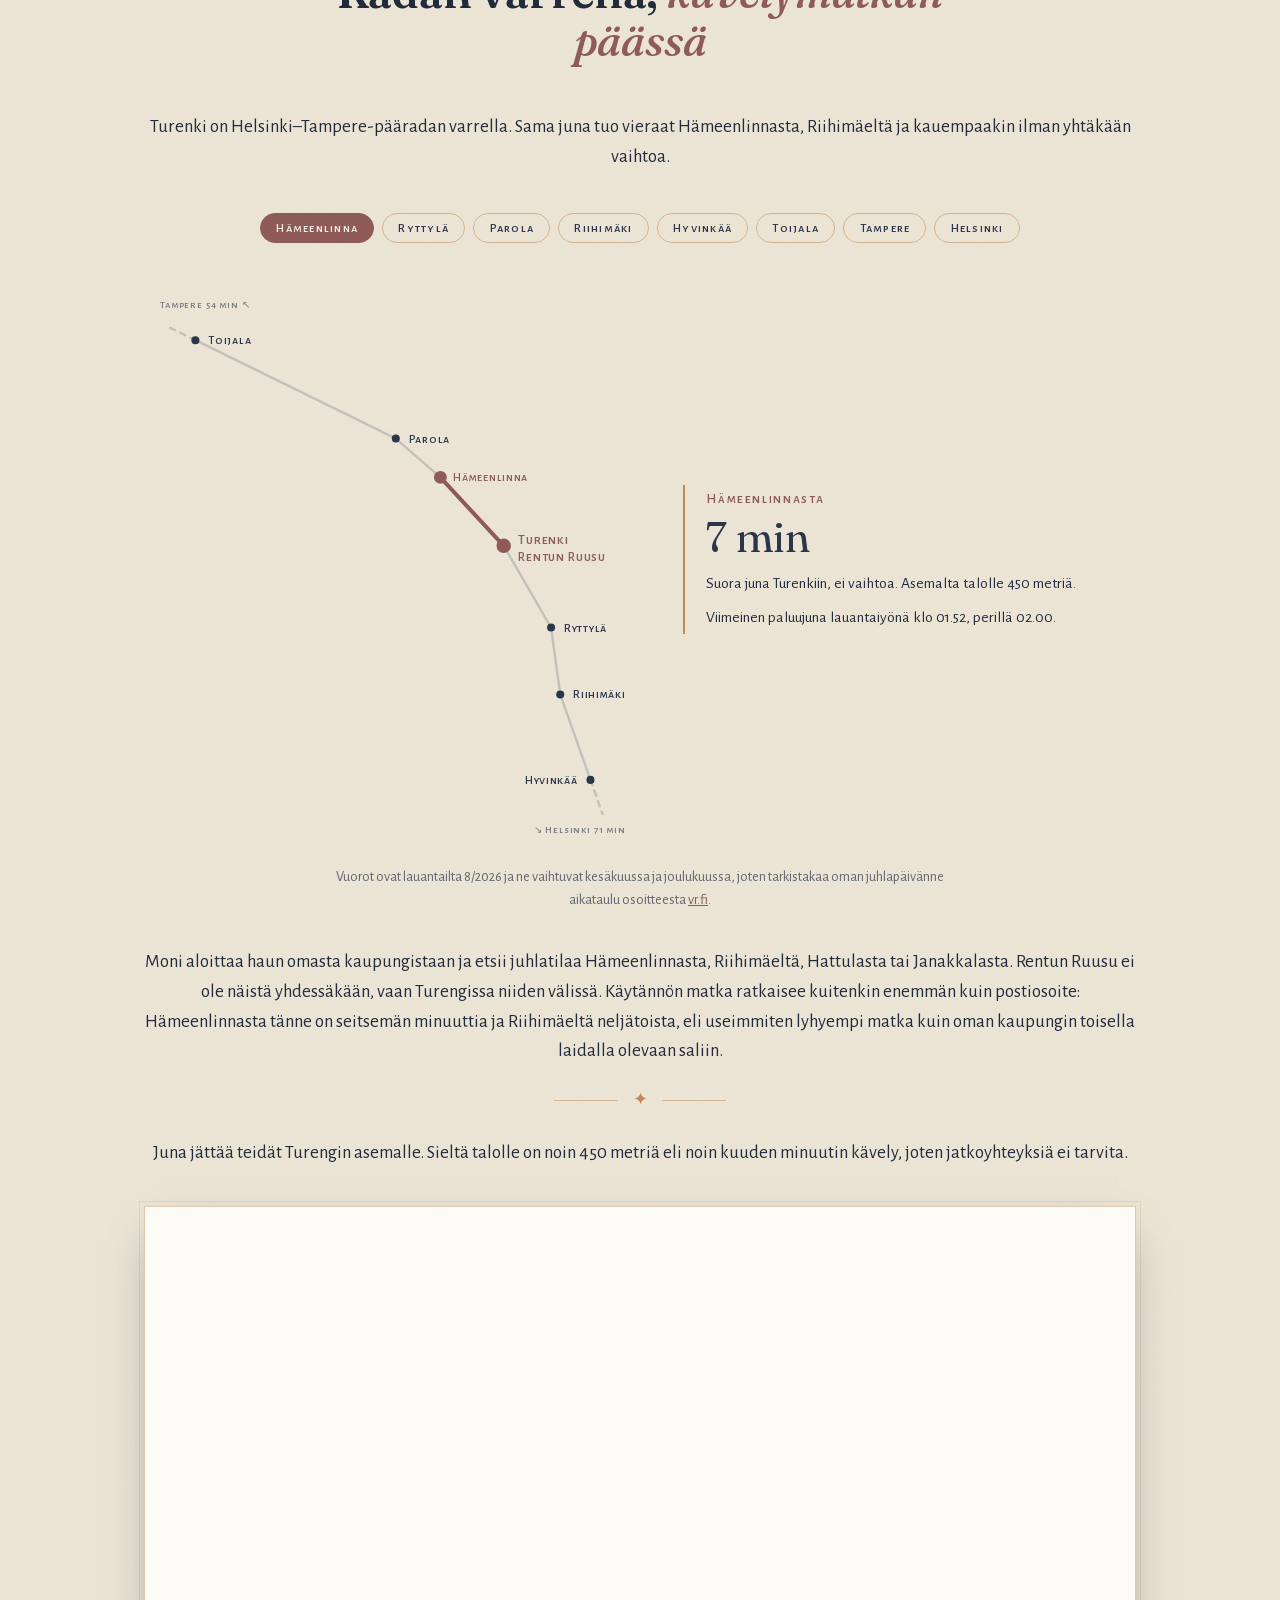
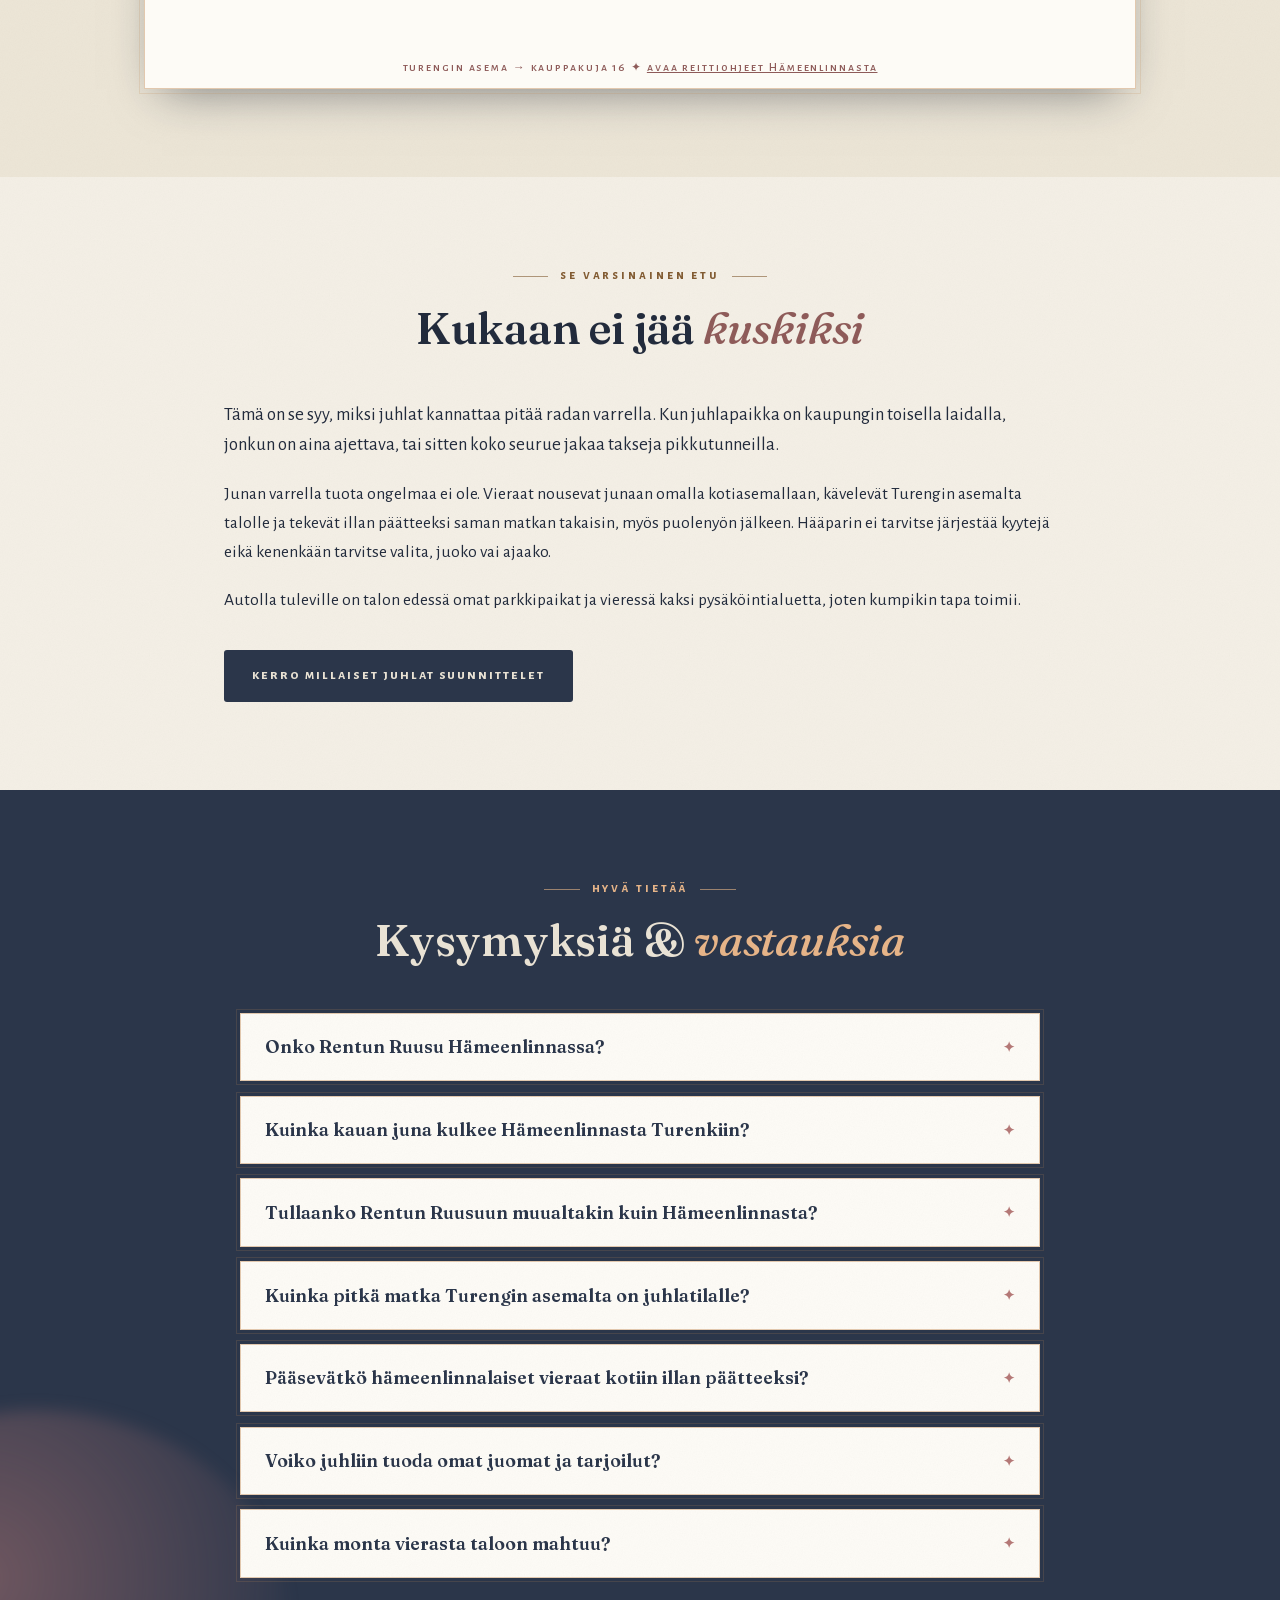
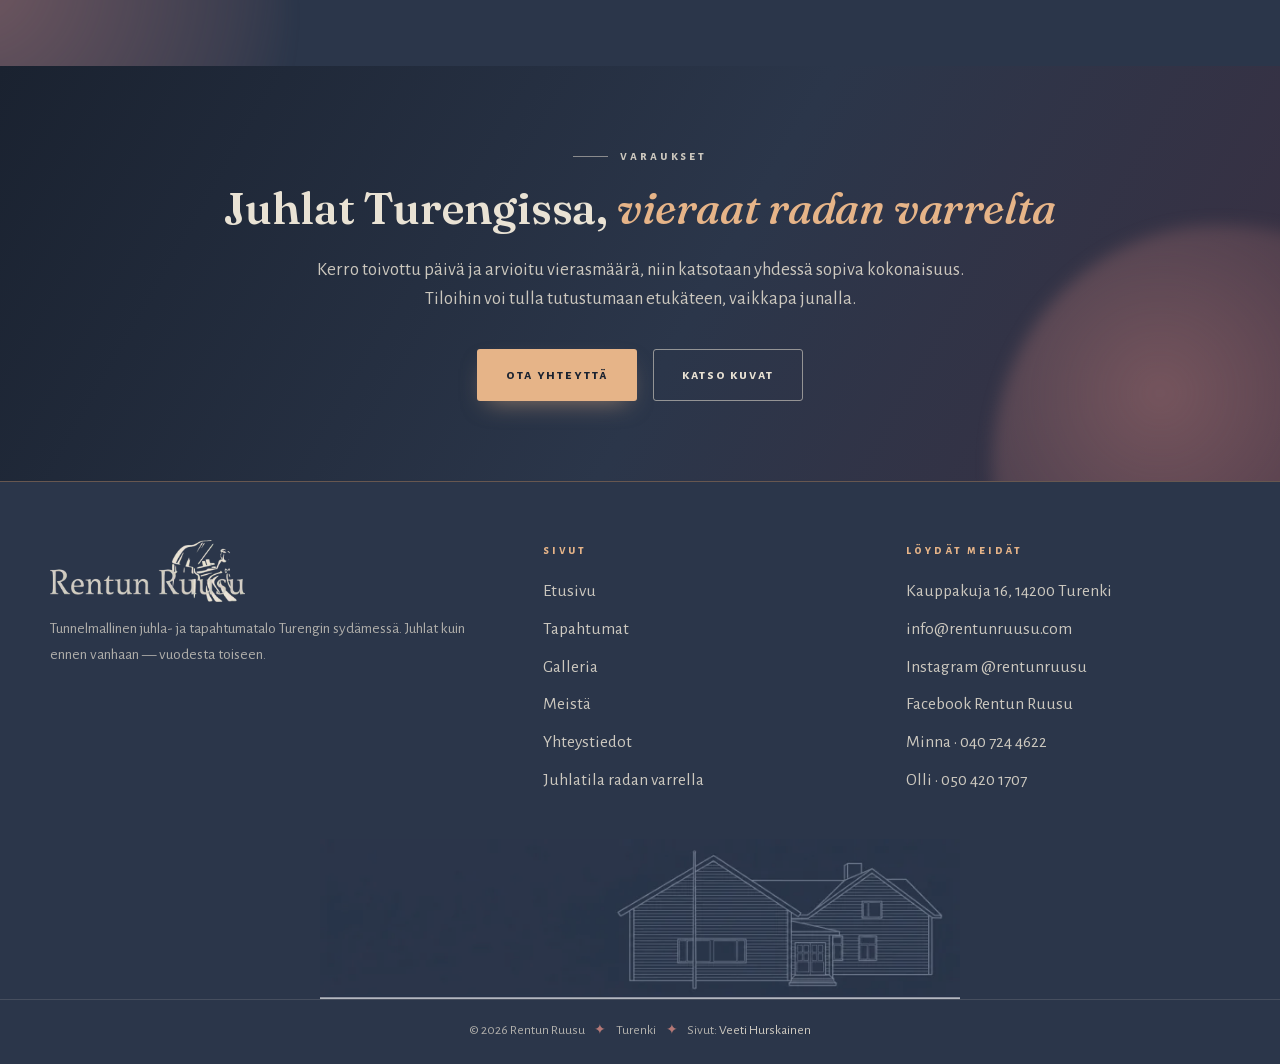
<file: website/juhlatila-hameenlinna.html>
<!DOCTYPE html>
<html lang="fi">
<head>
  <meta charset="UTF-8">
  <meta name="viewport" content="width=device-width, initial-scale=1.0">
  <title>Juhlatila Hämeenlinnan ja Riihimäen välissä · Rentun Ruusu</title>
  <meta name="description" content="Etsitkö juhlatilaa Hämeenlinnan tai Riihimäen seudulta? Rentun Ruusu on Turengissa, pääradan varrella: Hämeenlinnasta 7 minuuttia, Riihimäeltä 14, suoralla junalla ilman vaihtoa. Koko talo omaan käyttöön, omat tarjoilut sallittu, eikä kenenkään tarvitse jäädä kuskiksi.">
  <link rel="canonical" href="https://rentunruusu.com/juhlatila-hameenlinna">
  <meta name="robots" content="index, follow, max-image-preview:large, max-snippet:-1, max-video-preview:-1">
  <meta name="theme-color" content="#2b364a">
  <meta name="geo.region" content="FI-06">
  <meta name="geo.placename" content="Turenki, Janakkala">
  <meta name="geo.position" content="60.92024;24.64094">
  <meta name="ICBM" content="60.92024, 24.64094">

  <meta property="og:type" content="article">
  <meta property="og:site_name" content="Rentun Ruusu">
  <meta property="og:locale" content="fi_FI">
  <meta property="og:title" content="Juhlatila Hämeenlinnan ja Riihimäen välissä">
  <meta property="og:description" content="Rentun Ruusu on Turengissa, pääradan varrella. Hämeenlinnasta 7 minuuttia, Riihimäeltä 14, asemalta talolle 450 metriä, eikä kenenkään tarvitse jäädä kuskiksi.">
  <meta property="og:url" content="https://rentunruusu.com/juhlatila-hameenlinna">
  <meta property="og:image" content="https://rentunruusu.com/assets/img/og-rentun-ruusu.jpg">
  <meta property="og:image:width" content="1200">
  <meta property="og:image:height" content="630">
  <meta property="og:image:alt" content="Rentun Ruusun juhlasali katettuna, näyttämö ja samettiverhot taustalla.">
  <meta name="twitter:card" content="summary_large_image">
  <meta name="twitter:title" content="Juhlatila Hämeenlinnan ja Riihimäen välissä">
  <meta name="twitter:description" content="Rentun Ruusu on Turengissa, pääradan varrella. Hämeenlinnasta 7 minuuttia, Riihimäeltä 14. Kenenkään ei tarvitse jäädä kuskiksi.">
  <meta name="twitter:image" content="https://rentunruusu.com/assets/img/og-rentun-ruusu.jpg">

  <link rel="icon" type="image/png" href="favicon.png">
  <link rel="apple-touch-icon" href="apple-touch-icon.png">
  <link rel="stylesheet" href="css/styles.css">
  <script type="application/ld+json">
  {
    "@context": "https://schema.org",
    "@graph": [
      {
        "@type": "WebPage",
        "@id": "https://rentunruusu.com/juhlatila-hameenlinna#webpage",
        "url": "https://rentunruusu.com/juhlatila-hameenlinna",
        "name": "Juhlatila Hämeenlinnan ja Riihimäen välissä · Rentun Ruusu",
        "description": "Rentun Ruusu on juhlatila Turengissa, Helsinki–Tampere-pääradan varrella. Hämeenlinnasta seitsemän minuuttia, Riihimäeltä neljätoista, suoralla junalla ilman vaihtoa.",
        "isPartOf": {
          "@id": "https://rentunruusu.com/#website"
        },
        "about": {
          "@id": "https://rentunruusu.com/#venue"
        },
        "mainEntity": {
          "@id": "https://rentunruusu.com/#venue"
        },
        "primaryImageOfPage": "https://rentunruusu.com/assets/img/koti-talo.jpg",
        "inLanguage": "fi-FI",
        "breadcrumb": {
          "@id": "https://rentunruusu.com/juhlatila-hameenlinna#breadcrumb"
        }
      },
      {
        "@type": "BreadcrumbList",
        "@id": "https://rentunruusu.com/juhlatila-hameenlinna#breadcrumb",
        "itemListElement": [
          {
            "@type": "ListItem",
            "position": 1,
            "name": "Etusivu",
            "item": "https://rentunruusu.com/"
          },
          {
            "@type": "ListItem",
            "position": 2,
            "name": "Juhlatila radan varrella",
            "item": "https://rentunruusu.com/juhlatila-hameenlinna"
          }
        ]
      },
      {
        "@type": "FAQPage",
        "@id": "https://rentunruusu.com/juhlatila-hameenlinna#faq",
        "isPartOf": {
          "@id": "https://rentunruusu.com/juhlatila-hameenlinna#webpage"
        },
        "inLanguage": "fi-FI",
        "mainEntity": [
          {
            "@type": "Question",
            "name": "Onko Rentun Ruusu Hämeenlinnassa?",
            "acceptedAnswer": {
              "@type": "Answer",
              "text": "Ei ole. Rentun Ruusu sijaitsee Turengissa, Janakkalan kunnassa, noin 15 kilometriä Hämeenlinnasta etelään. Junalla väli on yksi pysäkki ja noin seitsemän minuuttia, autolla noin 17 minuuttia. Palvelemme koko Kanta-Hämeen aluetta, ja iso osa juhlavieraista tulee Hämeenlinnasta."
            }
          },
          {
            "@type": "Question",
            "name": "Kuinka kauan juna kulkee Hämeenlinnasta Turenkiin?",
            "acceptedAnswer": {
              "@type": "Answer",
              "text": "Noin seitsemän minuuttia. Turenki on Hämeenlinnan eteläinen naapuriasema Riihimäki–Tampere-radalla, ja välillä liikennöivät VR:n taajamajunat. Päivällä vuoroja kulkee suunnilleen kahden tunnin välein."
            }
          },
          {
            "@type": "Question",
            "name": "Tullaanko Rentun Ruusuun muualtakin kuin Hämeenlinnasta?",
            "acceptedAnswer": {
              "@type": "Answer",
              "text": "Kyllä. Turenki on Helsinki–Tampere-pääradan varrella, joten samalla junalla pääsee perille ilman vaihtoa myös Ryttylästä (7 min), Parolasta (13 min), Riihimäeltä (14 min), Hyvinkäältä (25 min), Toijalasta (30 min), Tampereelta (54 min) ja Helsingistä (71 min)."
            }
          },
          {
            "@type": "Question",
            "name": "Kuinka pitkä matka Turengin asemalta on juhlatilalle?",
            "acceptedAnswer": {
              "@type": "Answer",
              "text": "Noin 450 metriä eli noin kuuden minuutin kävely. Turengin asemalta Kauppakuja 16:een ei tarvita taksia eikä kyytiä."
            }
          },
          {
            "@type": "Question",
            "name": "Pääsevätkö hämeenlinnalaiset vieraat kotiin illan päätteeksi?",
            "acceptedAnswer": {
              "@type": "Answer",
              "text": "Kyllä, myös myöhään. Elokuun 2026 aikataulussa lauantaisin Turengista Hämeenlinnaan lähtevät illan viimeiset junat klo 22.30, 00.00 ja 01.52. Tarkista aina oman juhlapäivänne vuorot VR:n aikatauluhausta, sillä aikataulut vaihtuvat kesällä ja joulukuussa."
            }
          },
          {
            "@type": "Question",
            "name": "Voiko juhliin tuoda omat juomat ja tarjoilut?",
            "acceptedAnswer": {
              "@type": "Answer",
              "text": "Kyllä. Voit tuoda omat tarjoilut ja juomat tai käyttää valitsemaasi pitopalvelua. Talossa on täysi keittiö tarjoiluja varten."
            }
          },
          {
            "@type": "Question",
            "name": "Kuinka monta vierasta taloon mahtuu?",
            "acceptedAnswer": {
              "@type": "Answer",
              "text": "Juhlasaliin mahtuu enintään 100 henkeä ja Pianotupaan enintään 30 henkeä. Tilat voi varata yhdessä tai erikseen."
            }
          }
        ]
      }
    ]
  }
  </script>
</head>
<body>

  <header class="site-header">
    <div class="wrap">
      <a class="brand" href="/">
        <picture>
          <source type="image/webp" srcset="assets/img/logo-280.webp 280w, assets/img/logo-420.webp 420w" sizes="(max-width: 480px) 114px, 139px">
          <img class="brand-logo" src="assets/img/logo.png" alt="Rentun Ruusu" width="700" height="222">
        </picture>
        <span class="brand-town">Turenki</span>
      </a>
      <button class="nav-toggle" aria-expanded="false" aria-controls="site-nav" aria-label="Valikko">
        <span class="nav-toggle-text">Valikko</span> ☰
      </button>
      <nav class="site-nav" id="site-nav">
        <a href="/">Etusivu</a>
        <a href="/tapahtumat">Tapahtumat</a>
        <a href="/galleria">Galleria</a>
        <a href="/meista">Meistä</a>
        <a href="/yhteystiedot">Yhteystiedot</a>
      </nav>
    </div>
  </header>

  <main>

    <!-- HERO -->
    <section class="page-hero">
      <div class="rose-blot" style="top:-14rem; left:-12rem;"></div>
      <div class="wrap" style="position:relative;">
        <p class="eyebrow">juhlatila radan varrella</p>
        <h1>Hämeenlinnasta seitsemän minuuttia, <em>Riihimäeltä neljätoista</em></h1>
        <p class="lead">Rentun Ruusu on Turengissa, Helsinki–Tampere-pääradan varrella.
          Vieraat tulevat samalla junalla ilman vaihtoa, asemalta on talolle 450 metriä,
          eikä kenenkään tarvitse jäädä kuskiksi.</p>
        <div class="hero-actions">
          <a class="btn btn-gold" href="/yhteystiedot">Kysy vapaita päiviä</a>
          <a class="btn btn-ghost" href="/galleria">Tutustu tiloihin</a>
        </div>
      </div>
    </section>

    <!-- REHELLISESTI -->
    <section class="section on-light">
      <div class="wrap intro-grid">
        <div class="reveal">
          <p class="eyebrow">sanotaan se suoraan</p>
          <h2 class="on-light">Emme ole kaupungissa — <em>ja se on tarkoitus</em></h2>
          <p class="lead">Jos etsit juhlatilaa Hämeenlinnan tai Riihimäen keskustasta,
            me emme ole se. Rentun Ruusu on Turengissa, Janakkalan kunnassa, noin
            15 kilometriä Hämeenlinnasta etelään: radalla yksi pysäkki Hämeenlinnasta
            ja kaksi Riihimäeltä.</p>
          <p>Kaupungin juhlatiloissa maksat keskustan neliöistä ja jaat usein talon
            jonkun toisen kanssa. Täällä saatte koko talon: juhlasalin omine
            näyttämöineen ja samettiesirippuineen, Pianotuvan vanhoine pianoineen,
            aulan ja täyden keittiön. Omat juomat ja omat tarjoilut ovat sallittuja.</p>
          <p>Ja se 15 kilometriä, joka kuulostaa haitalta, on itse asiassa junamatka.</p>
          <ul class="intro-points">
            <li>Juhlasali näyttämöineen — enintään 100 henkeä</li>
            <li>Pianotupa, vintage-kahvila — enintään 30 henkeä</li>
            <li>Täysi keittiö: omat tarjoilut tai oma pitopalvelu</li>
            <li>Oma piha ja maksuton pysäköinti niille, jotka tulevat autolla</li>
          </ul>
        </div>
        <div class="photo-stack reveal">
          <figure>
            <picture>
              <source type="image/webp" srcset="assets/img/koti-talo-480.webp 480w, assets/img/koti-talo-800.webp 800w" sizes="(max-width: 900px) 70vw, 340px">
              <img src="assets/img/koti-talo.jpg" alt="Rentun Ruusun punainen puutalo Kauppakujalla Turengissa" width="1600" height="1200" loading="lazy" decoding="async">
            </picture>
            <figcaption>talo kauppakujalla</figcaption>
          </figure>
          <figure>
            <picture>
              <source type="image/webp" srcset="assets/img/gallery/sali-01-480.webp 480w, assets/img/gallery/sali-01-800.webp 800w" sizes="(max-width: 900px) 70vw, 340px">
              <img src="assets/img/gallery/sali-01.jpg" alt="Juhlasalin pitkät pöydät katettuna ja näyttämö taustalla" width="1600" height="1200" loading="lazy" decoding="async">
            </picture>
            <figcaption>juhlasali katettuna</figcaption>
          </figure>
        </div>
      </div>
    </section>


    <!-- KARTTA -->
    <section class="section on-light alt">
      <div class="wrap" style="max-width: 62rem;">
        <div class="section-head center reveal">
          <p class="eyebrow">kartta</p>
          <h2 class="on-light">Radan varrella, <em>kävelymatkan päässä</em></h2>
        </div>
        <p class="lead" style="text-align:center;">Turenki on Helsinki–Tampere-pääradan
          varrella. Sama juna tuo vieraat Hämeenlinnasta, Riihimäeltä ja kauempaakin
          ilman yhtäkään vaihtoa.</p>

        <div class="matka reveal" data-matkakartta>
          <div class="matka-napit" role="group" aria-label="Valitse mistä vieraat tulevat">
            <button type="button" class="matka-nappi is-active"
                    data-kaupunki-nappi="hameenlinna" aria-pressed="true">Hämeenlinna</button>
            <button type="button" class="matka-nappi"
                    data-kaupunki-nappi="ryttyla" aria-pressed="false">Ryttylä</button>
            <button type="button" class="matka-nappi"
                    data-kaupunki-nappi="parola" aria-pressed="false">Parola</button>
            <button type="button" class="matka-nappi"
                    data-kaupunki-nappi="riihimaki" aria-pressed="false">Riihimäki</button>
            <button type="button" class="matka-nappi"
                    data-kaupunki-nappi="hyvinkaa" aria-pressed="false">Hyvinkää</button>
            <button type="button" class="matka-nappi"
                    data-kaupunki-nappi="toijala" aria-pressed="false">Toijala</button>
            <button type="button" class="matka-nappi"
                    data-kaupunki-nappi="tampere" aria-pressed="false">Tampere</button>
            <button type="button" class="matka-nappi"
                    data-kaupunki-nappi="helsinki" aria-pressed="false">Helsinki</button>
          </div>

          <div class="matka-grid">
            <div class="matka-kartta">
              <svg viewBox="0 0 620 700" role="img"
                   aria-label="Rata Toijalasta Hyvinkäälle: Turenki sijaitsee Hämeenlinnan ja Riihimäen välissä.">
                <polyline class="rata-tausta"
                  points="64.0,76.2 313.6,198.7 369.1,247.0 448.0,332.3 507.0,434.1 518.4,517.4 556.0,623.8"/>
                <path class="rata-jatko" d="M64.0,76.2 L28.1,58.6"/>
                <path class="rata-jatko" d="M556.0,623.8 L571.0,666.2"/>
                <polyline class="rata-korostus" data-korostus points=""/>
                <text class="rata-paa" x="20" y="36">Tampere 54 min ↖</text>
                <text class="rata-paa" x="600" y="690" text-anchor="end">↘ Helsinki 71 min</text>
          <g class="asema" data-asema="toijala">
            <circle cx="64.0" cy="76.2" r="5"/>
            <text x="80.0" y="81.2" text-anchor="start">Toijala</text>
          </g>
          <g class="asema" data-asema="parola">
            <circle cx="313.6" cy="198.7" r="5"/>
            <text x="329.6" y="203.7" text-anchor="start">Parola</text>
          </g>
          <g class="asema" data-asema="hameenlinna">
            <circle cx="369.1" cy="247.0" r="5"/>
            <text x="385.1" y="252.0" text-anchor="start">Hämeenlinna</text>
          </g>
          <g class="asema" data-asema="ryttyla">
            <circle cx="507.0" cy="434.1" r="5"/>
            <text x="523.0" y="439.1" text-anchor="start">Ryttylä</text>
          </g>
          <g class="asema" data-asema="riihimaki">
            <circle cx="518.4" cy="517.4" r="5"/>
            <text x="534.4" y="522.4" text-anchor="start">Riihimäki</text>
          </g>
          <g class="asema" data-asema="hyvinkaa">
            <circle cx="556.0" cy="623.8" r="5"/>
            <text x="540.0" y="628.8" text-anchor="end">Hyvinkää</text>
          </g>
                <g class="asema asema-maali">
                  <circle cx="448.0" cy="332.3" r="9"/>
                  <text x="466" y="330">Turenki</text>
                  <text class="asema-ali" x="466" y="351">Rentun Ruusu</text>
                </g>
              </svg>
            </div>

            <div class="matka-tiedot">
          <div class="matka-kortti is-active" data-kaupunki-kortti="hameenlinna" id="hameenlinna">
            <p class="matka-kaupunki">Hämeenlinnasta</p>
            <p class="matka-aika">7 min</p>
            <p class="matka-rivi">Suora juna Turenkiin, ei vaihtoa. Asemalta talolle 450 metriä.</p>
            <p class="matka-rivi">Viimeinen paluujuna lauantaiyönä klo 01.52, perillä 02.00.</p>
          </div>
          <div class="matka-kortti" data-kaupunki-kortti="ryttyla" id="ryttyla">
            <p class="matka-kaupunki">Ryttylästä</p>
            <p class="matka-aika">7 min</p>
            <p class="matka-rivi">Suora juna Turenkiin, ei vaihtoa. Asemalta talolle 450 metriä.</p>
            <p class="matka-rivi">Viimeinen paluujuna lauantaiyönä klo 02.17, perillä 02.24.</p>
          </div>
          <div class="matka-kortti" data-kaupunki-kortti="parola" id="parola">
            <p class="matka-kaupunki">Parolasta ja Hattulasta</p>
            <p class="matka-aika">13 min</p>
            <p class="matka-rivi">Suora juna Turenkiin, ei vaihtoa. Asemalta talolle 450 metriä.</p>
            <p class="matka-rivi">Viimeinen paluujuna lauantaiyönä klo 00.00, perillä 00.13.</p>
          </div>
          <div class="matka-kortti" data-kaupunki-kortti="riihimaki" id="riihimaki">
            <p class="matka-kaupunki">Riihimäeltä</p>
            <p class="matka-aika">14 min</p>
            <p class="matka-rivi">Suora juna Turenkiin, ei vaihtoa. Asemalta talolle 450 metriä.</p>
            <p class="matka-rivi">Viimeinen paluujuna lauantaiyönä klo 02.17, perillä 02.32.</p>
            <p class="matka-rivi matka-huom">Myöhäisempi paluu kuin Hämeenlinnaan.</p>
          </div>
          <div class="matka-kortti" data-kaupunki-kortti="hyvinkaa" id="hyvinkaa">
            <p class="matka-kaupunki">Hyvinkäältä</p>
            <p class="matka-aika">25 min</p>
            <p class="matka-rivi">Suora juna Turenkiin, ei vaihtoa. Asemalta talolle 450 metriä.</p>
            <p class="matka-rivi">Viimeinen paluujuna lauantaiyönä klo 23.30, perillä 00.00.</p>
            <p class="matka-rivi matka-huom">Viimeinen suora lähtee jo illalla.</p>
          </div>
          <div class="matka-kortti" data-kaupunki-kortti="toijala" id="toijala">
            <p class="matka-kaupunki">Toijalasta ja Akaasta</p>
            <p class="matka-aika">30 min</p>
            <p class="matka-rivi">Suora juna Turenkiin, ei vaihtoa. Asemalta talolle 450 metriä.</p>
            <p class="matka-rivi">Viimeinen paluujuna lauantaiyönä klo 00.00, perillä 00.30.</p>
          </div>
          <div class="matka-kortti" data-kaupunki-kortti="tampere" id="tampere">
            <p class="matka-kaupunki">Tampereelta</p>
            <p class="matka-aika">54 min</p>
            <p class="matka-rivi">Suora juna Turenkiin, ei vaihtoa. Asemalta talolle 450 metriä.</p>
            <p class="matka-rivi">Viimeinen paluujuna lauantaiyönä klo 00.00, perillä 00.55.</p>
          </div>
          <div class="matka-kortti" data-kaupunki-kortti="helsinki" id="helsinki">
            <p class="matka-kaupunki">Helsingistä</p>
            <p class="matka-aika">71 min</p>
            <p class="matka-rivi">Suora juna Turenkiin, ei vaihtoa. Asemalta talolle 450 metriä.</p>
            <p class="matka-rivi">Viimeinen paluujuna lauantaiyönä klo 23.30, perillä 00.49.</p>
            <p class="matka-rivi matka-huom">Viimeinen suora lähtee jo illalla — pitkiin juhliin kannattaa varata yöpyminen.</p>
          </div>
            </div>
          </div>
        </div>

        <p class="railline-note">Vuorot ovat lauantailta 8/2026 ja ne vaihtuvat kesäkuussa
          ja joulukuussa, joten tarkistakaa oman juhlapäivänne aikataulu osoitteesta
          <a href="https://www.vr.fi/" target="_blank" rel="noopener">vr.fi</a>.</p>

        <p class="lead" style="text-align:center; margin-top: 2.2rem;">Moni aloittaa haun
          omasta kaupungistaan ja etsii juhlatilaa Hämeenlinnasta, Riihimäeltä, Hattulasta
          tai Janakkalasta. Rentun Ruusu ei ole näistä yhdessäkään, vaan Turengissa niiden
          välissä. Käytännön matka ratkaisee kuitenkin enemmän kuin postiosoite:
          Hämeenlinnasta tänne on seitsemän minuuttia ja Riihimäeltä neljätoista, eli
          useimmiten lyhyempi matka kuin oman kaupungin toisella laidalla olevaan saliin.</p>

        <div class="star-divider" aria-hidden="true">✦</div>

        <p class="lead" style="text-align:center;">Juna jättää teidät Turengin asemalle.
          Sieltä talolle on noin 450 metriä eli noin kuuden minuutin kävely, joten
          jatkoyhteyksiä ei tarvita.</p>
        <figure class="map-frame reveal" style="margin: 2.4rem 0 0;">
          <iframe
            src="https://www.google.com/maps?saddr=Turengin+rautatieasema&daddr=Kauppakuja+16,+14200+Turenki&dirflg=w&hl=fi&output=embed"
            title="Kävelyreitti Turengin rautatieasemalta Rentun Ruusuun, Kauppakuja 16"
            loading="lazy"
            allowfullscreen
            referrerpolicy="no-referrer-when-downgrade"></iframe>
          <figcaption>turengin asema → kauppakuja 16 ✦
            <a href="https://www.google.com/maps/dir/?api=1&amp;origin=H%C3%A4meenlinnan%20rautatieasema&amp;destination=Kauppakuja%2016%2C%2014200%20Turenki&amp;travelmode=transit"
               target="_blank" rel="noopener">avaa reittiohjeet Hämeenlinnasta</a>
          </figcaption>
        </figure>
      </div>
    </section>

    <!-- KUSKI -->
    <section class="section on-light">
      <div class="wrap" style="max-width: 52rem;">
        <div class="section-head center reveal">
          <p class="eyebrow">se varsinainen etu</p>
          <h2 class="on-light">Kukaan ei jää <em>kuskiksi</em></h2>
        </div>
        <p class="lead">Tämä on se syy, miksi juhlat kannattaa pitää radan varrella.
          Kun juhlapaikka on kaupungin toisella laidalla, jonkun on aina ajettava,
          tai sitten koko seurue jakaa takseja pikkutunneilla.</p>
        <p>Junan varrella tuota ongelmaa ei ole. Vieraat nousevat junaan omalla
          kotiasemallaan, kävelevät Turengin asemalta talolle ja tekevät illan
          päätteeksi saman matkan takaisin, myös puolenyön jälkeen. Hääparin ei
          tarvitse järjestää kyytejä eikä kenenkään tarvitse valita, juoko vai ajaako.</p>
        <p>Autolla tuleville on talon edessä omat parkkipaikat ja vieressä kaksi
          pysäköintialuetta, joten kumpikin tapa toimii.</p>
        <div class="hero-actions" style="justify-content:flex-start;">
          <a class="btn btn-navy" href="/yhteystiedot">Kerro millaiset juhlat suunnittelet</a>
        </div>
      </div>
    </section>

    <!-- UKK -->
    <section class="section on-dark">
      <div class="rose-blot" style="bottom:-14rem; left:-12rem;"></div>
      <div class="wrap" style="position:relative;">
        <div class="section-head center reveal">
          <p class="eyebrow">hyvä tietää</p>
          <h2>Kysymyksiä &amp; <em>vastauksia</em></h2>
        </div>
        <div class="faq-list">
          <details class="faq-item reveal">
            <summary>Onko Rentun Ruusu Hämeenlinnassa?</summary>
            <div class="faq-body">
              <p>Ei ole. Rentun Ruusu sijaitsee Turengissa, Janakkalan kunnassa, noin
                15 kilometriä Hämeenlinnasta etelään. Junalla väli on yksi pysäkki ja
                noin seitsemän minuuttia, autolla noin 17 minuuttia. Palvelemme koko
                Kanta-Hämeen aluetta, ja iso osa juhlavieraista tulee Hämeenlinnasta.</p>
            </div>
          </details>
          <details class="faq-item reveal">
            <summary>Kuinka kauan juna kulkee Hämeenlinnasta Turenkiin?</summary>
            <div class="faq-body">
              <p>Noin seitsemän minuuttia. Turenki on Hämeenlinnan eteläinen naapuriasema
                Riihimäki–Tampere-radalla, ja välillä liikennöivät VR:n taajamajunat.
                Päivällä vuoroja kulkee suunnilleen kahden tunnin välein.</p>
            </div>
          </details>
          <details class="faq-item reveal">
            <summary>Tullaanko Rentun Ruusuun muualtakin kuin Hämeenlinnasta?</summary>
            <div class="faq-body">
              <p>Kyllä. Turenki on Helsinki–Tampere-pääradan varrella, joten samalla
                junalla pääsee perille ilman vaihtoa myös Ryttylästä (7 min),
                Parolasta (13 min), Riihimäeltä (14 min), Hyvinkäältä (25 min),
                Toijalasta (30 min), Tampereelta (54 min) ja Helsingistä (71 min).</p>
            </div>
          </details>
          <details class="faq-item reveal">
            <summary>Kuinka pitkä matka Turengin asemalta on juhlatilalle?</summary>
            <div class="faq-body">
              <p>Noin 450 metriä eli noin kuuden minuutin kävely. Turengin asemalta
                Kauppakuja 16:een ei tarvita taksia eikä kyytiä.</p>
            </div>
          </details>
          <details class="faq-item reveal">
            <summary>Pääsevätkö hämeenlinnalaiset vieraat kotiin illan päätteeksi?</summary>
            <div class="faq-body">
              <p>Kyllä, myös myöhään. Elokuun 2026 aikataulussa lauantaisin Turengista
                Hämeenlinnaan lähtevät illan viimeiset junat klo 22.30, 00.00 ja 01.52.
                Tarkista aina oman juhlapäivänne vuorot
                <a href="https://www.vr.fi/" target="_blank" rel="noopener">VR:n aikatauluhausta</a>,
                sillä aikataulut vaihtuvat kesällä ja joulukuussa.</p>
            </div>
          </details>
          <details class="faq-item reveal">
            <summary>Voiko juhliin tuoda omat juomat ja tarjoilut?</summary>
            <div class="faq-body">
              <p>Kyllä. Voit tuoda omat tarjoilut ja juomat tai käyttää valitsemaasi
                pitopalvelua. Talossa on täysi keittiö tarjoiluja varten.</p>
            </div>
          </details>
          <details class="faq-item reveal">
            <summary>Kuinka monta vierasta taloon mahtuu?</summary>
            <div class="faq-body">
              <p>Juhlasaliin mahtuu enintään 100 henkeä ja Pianotupaan enintään 30 henkeä.
                Tilat voi varata yhdessä tai erikseen.
                <a href="/yhteystiedot">Kerro yhteydenotossa</a> arvioitu vierasmäärä,
                niin katsotaan sopiva ratkaisu.</p>
            </div>
          </details>
        </div>
      </div>
    </section>

    <!-- CTA -->
    <section class="cta-band">
      <div class="rose-blot" style="bottom:-14rem; right:-12rem;"></div>
      <div class="wrap">
        <p class="eyebrow" style="justify-content:center;">varaukset</p>
        <h2>Juhlat Turengissa, <em>vieraat radan varrelta</em></h2>
        <p class="lead">Kerro toivottu päivä ja arvioitu vierasmäärä, niin katsotaan
          yhdessä sopiva kokonaisuus. Tiloihin voi tulla tutustumaan etukäteen,
          vaikkapa junalla.</p>
        <div class="hero-actions">
          <a class="btn btn-gold" href="/yhteystiedot">Ota yhteyttä</a>
          <a class="btn btn-ghost" href="/galleria">Katso kuvat</a>
        </div>
      </div>
    </section>

  </main>

  <footer class="site-footer">
    <div class="wrap footer-grid">
      <div class="footer-brand">
        <picture>
          <source type="image/webp" srcset="assets/img/logo-280.webp 280w, assets/img/logo-420.webp 420w" sizes="196px">
          <img class="brand-logo footer-logo" src="assets/img/logo.png" alt="Rentun Ruusu" width="700" height="222" loading="lazy" decoding="async">
        </picture>
        <p>Tunnelmallinen juhla- ja tapahtumatalo Turengin sydämessä.
          Juhlat kuin ennen vanhaan — vuodesta toiseen.</p>
      </div>
      <div>
        <p class="footer-head">sivut</p>
        <ul>
          <li><a href="/">Etusivu</a></li>
          <li><a href="/tapahtumat">Tapahtumat</a></li>
          <li><a href="/galleria">Galleria</a></li>
          <li><a href="/meista">Meistä</a></li>
          <li><a href="/yhteystiedot">Yhteystiedot</a></li>
          <li><a href="/juhlatila-hameenlinna">Juhlatila radan varrella</a></li>
        </ul>
      </div>
      <div>
        <p class="footer-head">löydät meidät</p>
        <ul>
          <li>Kauppakuja 16, 14200 Turenki</li>
          <li><a href="mailto:info@rentunruusu.com">info@rentunruusu.com</a></li>
          <li><a href="https://instagram.com/rentunruusu" target="_blank" rel="noopener">Instagram @rentunruusu</a></li>
          <li><a href="https://www.facebook.com/p/Rentun-Ruusu-61559462117911/" target="_blank" rel="noopener">Facebook Rentun Ruusu</a></li>
          <li><a href="tel:+358407244622">Minna · 040 724 4622</a></li>
          <li><a href="tel:+358504201707">Olli · 050 420 1707</a></li>
        </ul>
      </div>
    </div>
    <picture>
      <source type="image/webp" srcset="assets/img/banner-talo-720.webp 720w, assets/img/banner-talo-1280.webp 1280w" sizes="(max-width: 744px) 86vw, 640px">
      <img class="footer-house" src="assets/img/banner-talo.png" alt="" aria-hidden="true" width="1800" height="450" loading="lazy" decoding="async">
    </picture>
    <div class="footer-bottom">
      © <span id="footer-year">2026</span> Rentun Ruusu<span class="star">✦</span>Turenki<span class="credit"><span class="star">✦</span>Sivut: <a href="https://veetihurskainen.com/fi/">Veeti Hurskainen</a></span>
    </div>
  </footer>

  <script src="js/main.js" defer></script>
  <script src="js/matka.js" defer></script>
</body>
</html>
</file>
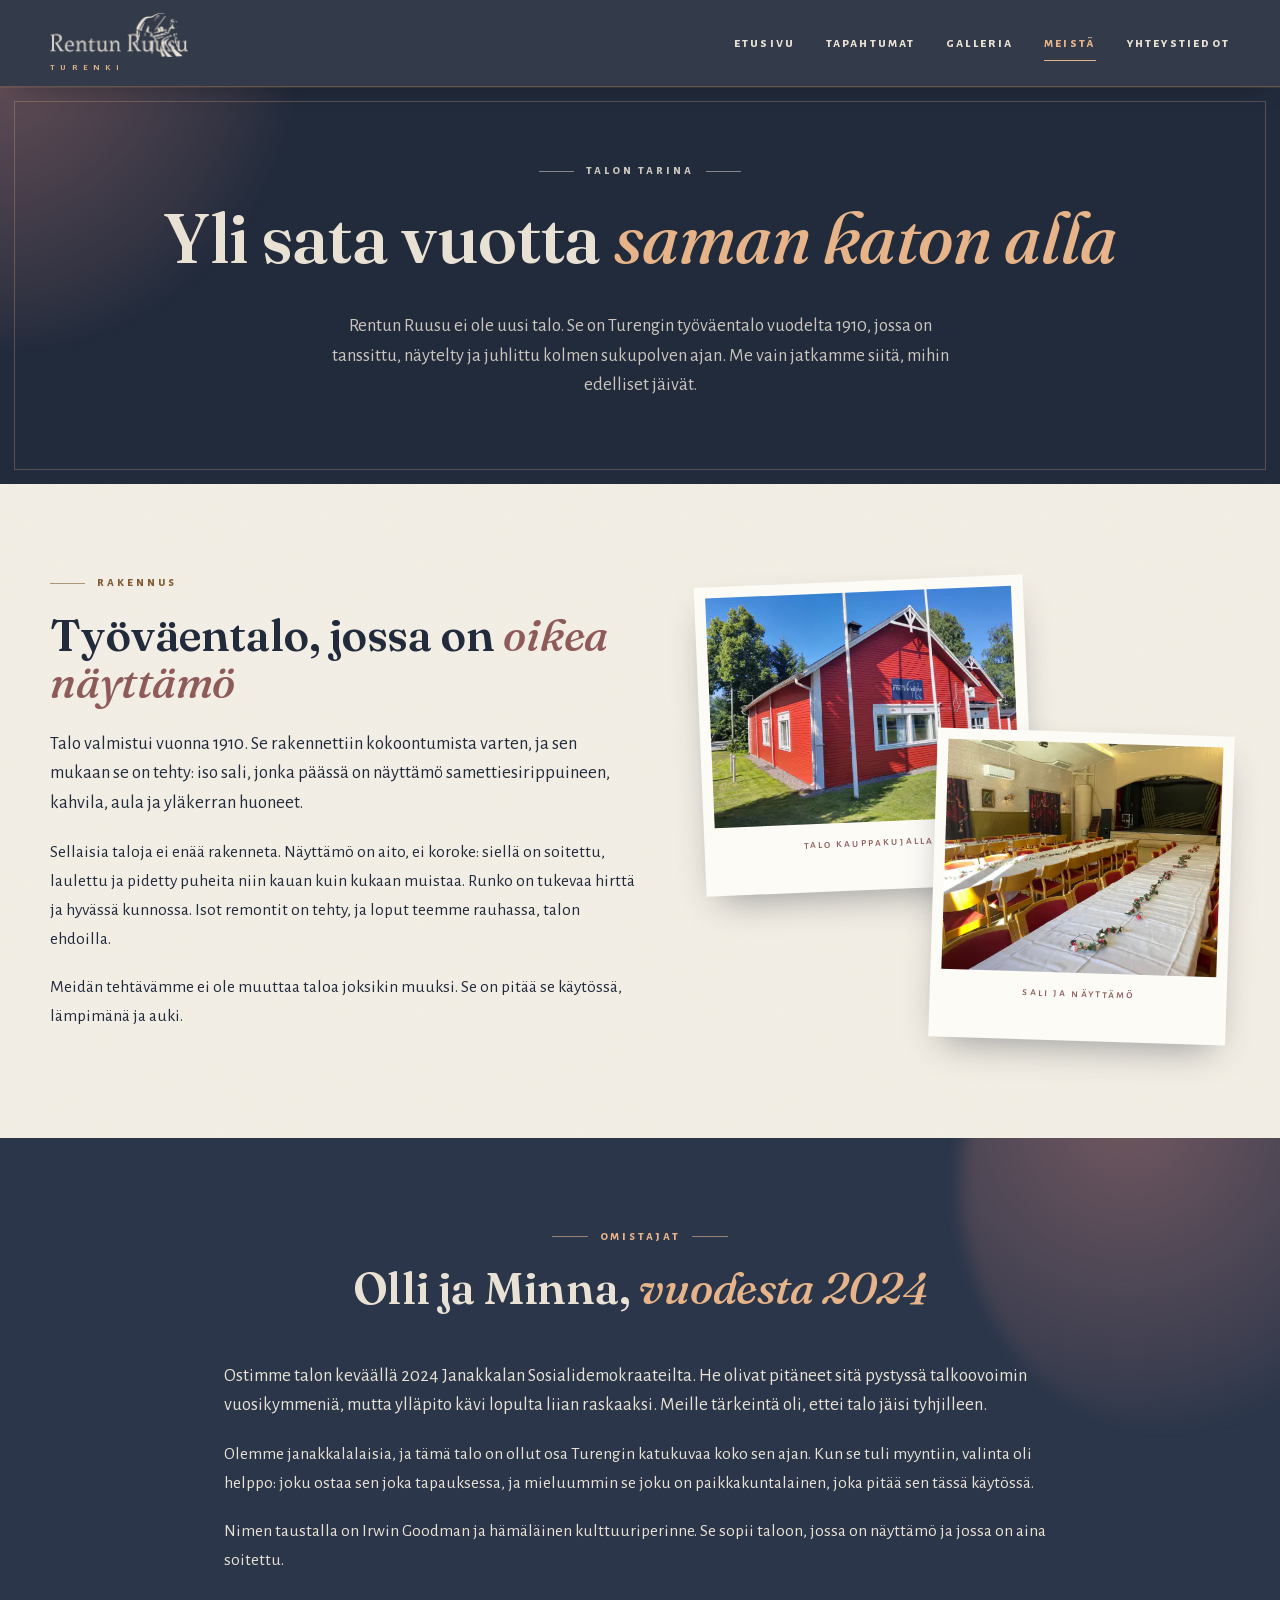
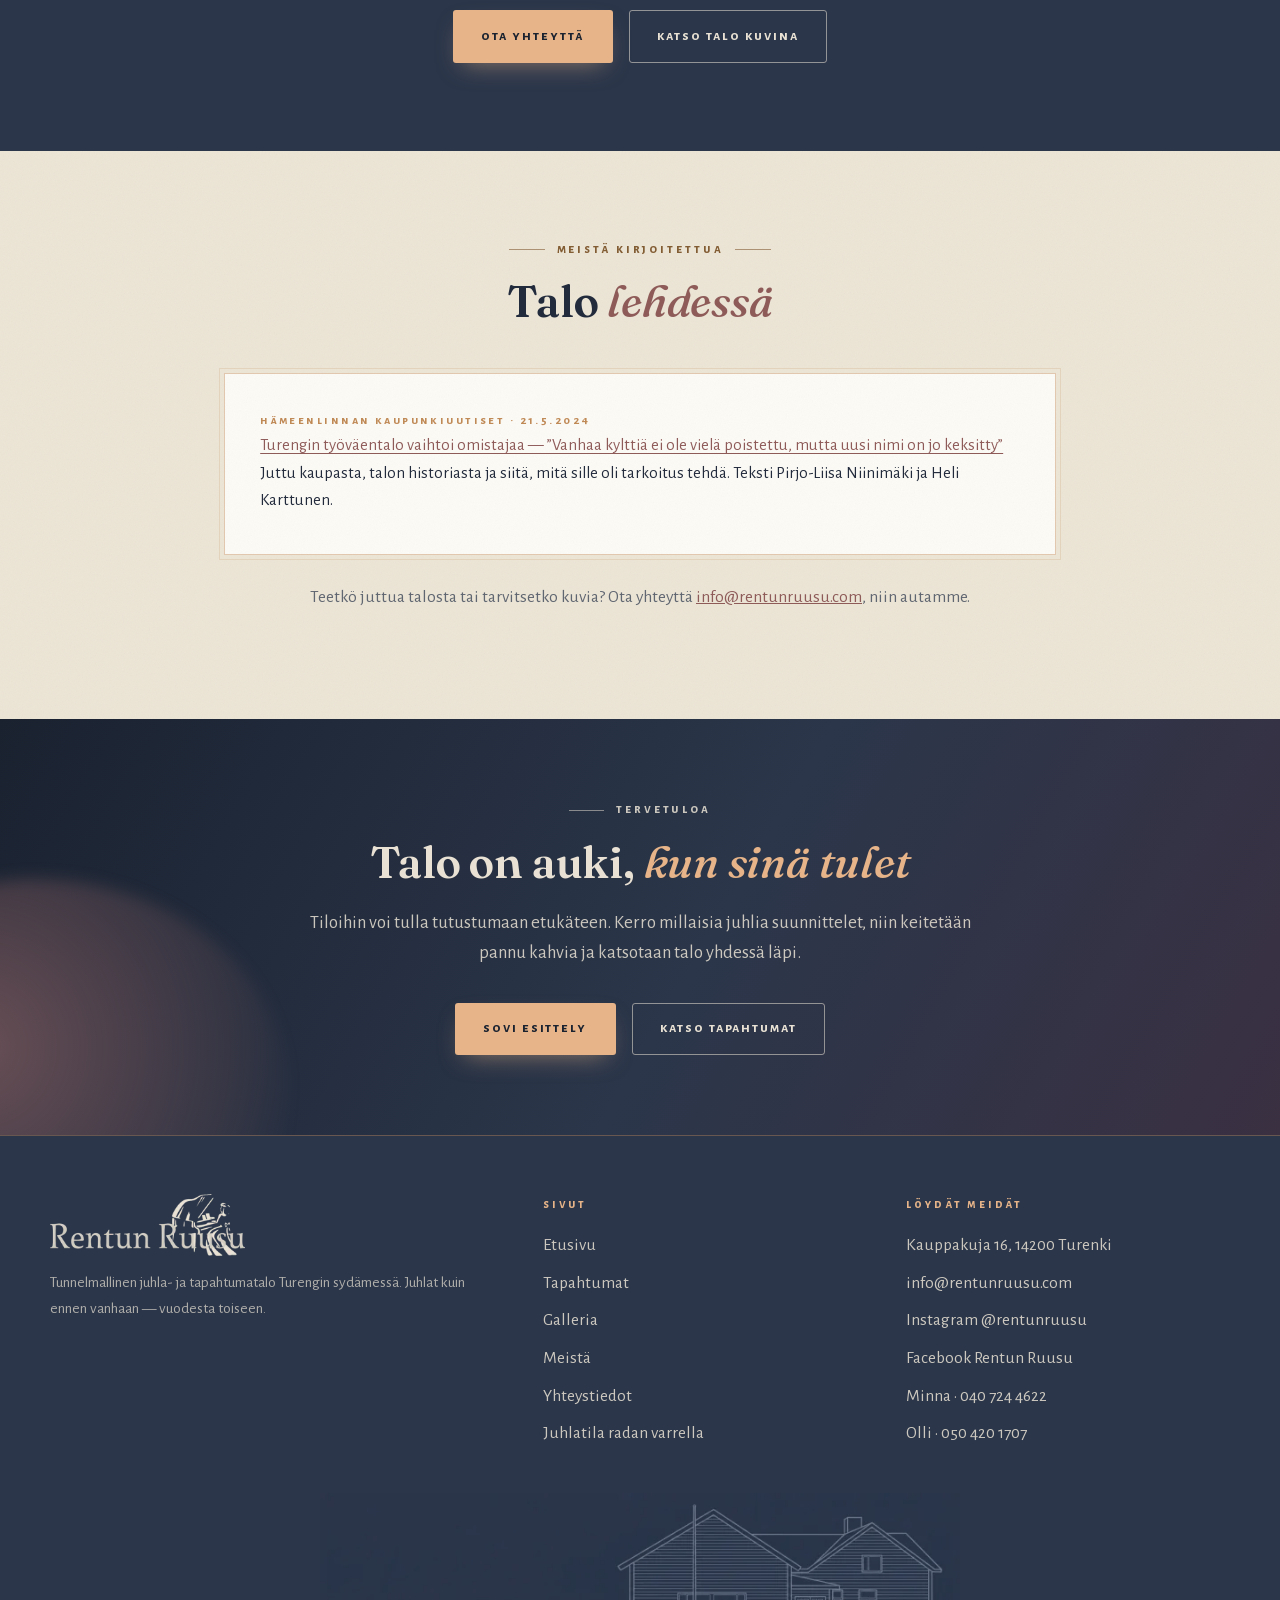
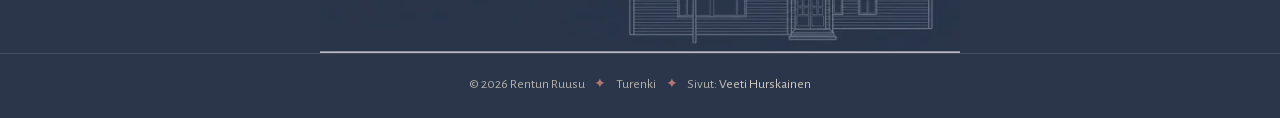
<file: website/meista.html>
<!DOCTYPE html>
<html lang="fi">
<head>
  <meta charset="UTF-8">
  <meta name="viewport" content="width=device-width, initial-scale=1.0">
  <title>Meistä · Turengin työväentalosta Rentun Ruusuksi · Turenki</title>
  <meta name="description" content="Rentun Ruusu on vuonna 1910 rakennettu Turengin työväentalo. Olli Hurskainen ja Minna Stolt ostivat talon vuonna 2024 ja jatkavat sen tarinaa juhla- ja tapahtumatalona.">
  <link rel="canonical" href="https://rentunruusu.com/meista">
  <meta name="robots" content="index, follow, max-image-preview:large, max-snippet:-1, max-video-preview:-1">
  <meta name="theme-color" content="#2b364a">

  <meta property="og:type" content="article">
  <meta property="og:site_name" content="Rentun Ruusu">
  <meta property="og:locale" content="fi_FI">
  <meta property="og:title" content="Meistä · Turengin työväentalosta Rentun Ruusuksi">
  <meta property="og:description" content="Vuonna 1910 rakennettu työväentalo sai vuonna 2024 uudet omistajat ja uuden nimen. Talon tarina ja ihmiset sen takana.">
  <meta property="og:url" content="https://rentunruusu.com/meista">
  <meta property="og:image" content="https://rentunruusu.com/assets/img/og-rentun-ruusu.jpg">
  <meta property="og:image:width" content="1200">
  <meta property="og:image:height" content="630">
  <meta property="og:image:alt" content="Rentun Ruusun juhlasali katettuna, näyttämö ja samettiverhot taustalla.">
  <meta name="twitter:card" content="summary_large_image">
  <meta name="twitter:title" content="Meistä · Turengin työväentalosta Rentun Ruusuksi">
  <meta name="twitter:description" content="Vuonna 1910 rakennettu työväentalo sai vuonna 2024 uudet omistajat ja uuden nimen.">
  <meta name="twitter:image" content="https://rentunruusu.com/assets/img/og-rentun-ruusu.jpg">

  <link rel="icon" type="image/png" href="favicon.png">
  <link rel="apple-touch-icon" href="apple-touch-icon.png">
  <link rel="stylesheet" href="css/styles.css">
  <script type="application/ld+json">
  {
    "@context": "https://schema.org",
    "@graph": [
      {
        "@type": "AboutPage",
        "@id": "https://rentunruusu.com/meista#webpage",
        "url": "https://rentunruusu.com/meista",
        "name": "Meistä · Turengin työväentalosta Rentun Ruusuksi",
        "description": "Rentun Ruusu on vuonna 1910 rakennettu Turengin työväentalo. Olli Hurskainen ja Minna Stolt ostivat talon vuonna 2024 ja jatkavat sen tarinaa juhla- ja tapahtumatalona.",
        "inLanguage": "fi-FI",
        "isPartOf": {
          "@id": "https://rentunruusu.com/#website"
        },
        "about": {
          "@id": "https://rentunruusu.com/#venue"
        },
        "mainEntity": {
          "@id": "https://rentunruusu.com/#venue"
        },
        "breadcrumb": {
          "@id": "https://rentunruusu.com/meista#breadcrumb"
        }
      },
      {
        "@type": "BreadcrumbList",
        "@id": "https://rentunruusu.com/meista#breadcrumb",
        "itemListElement": [
          {
            "@type": "ListItem",
            "position": 1,
            "name": "Etusivu",
            "item": "https://rentunruusu.com/"
          },
          {
            "@type": "ListItem",
            "position": 2,
            "name": "Meistä",
            "item": "https://rentunruusu.com/meista"
          }
        ]
      }
    ]
  }
  </script>
</head>
<body>

  <header class="site-header">
    <div class="wrap">
      <a class="brand" href="/">
        <picture>
          <source type="image/webp" srcset="assets/img/logo-280.webp 280w, assets/img/logo-420.webp 420w" sizes="(max-width: 480px) 114px, 139px">
          <img class="brand-logo" src="assets/img/logo.png" alt="Rentun Ruusu" width="700" height="222">
        </picture>
        <span class="brand-town">Turenki</span>
      </a>
      <button class="nav-toggle" aria-expanded="false" aria-controls="site-nav" aria-label="Valikko">
        <span class="nav-toggle-text">Valikko</span> ☰
      </button>
      <nav class="site-nav" id="site-nav">
        <a href="/">Etusivu</a>
        <a href="/tapahtumat">Tapahtumat</a>
        <a href="/galleria">Galleria</a>
        <a href="/meista" class="active" aria-current="page">Meistä</a>
        <a href="/yhteystiedot">Yhteystiedot</a>
      </nav>
    </div>
  </header>

  <main>

    <!-- HERO -->
    <section class="page-hero">
      <div class="rose-blot" style="top:-14rem; left:-12rem;"></div>
      <div class="wrap" style="position:relative;">
        <p class="eyebrow">talon tarina</p>
        <h1>Yli sata vuotta <em>saman katon alla</em></h1>
        <p class="lead">Rentun Ruusu ei ole uusi talo. Se on Turengin työväentalo vuodelta
          1910, jossa on tanssittu, näytelty ja juhlittu kolmen sukupolven ajan. Me vain
          jatkamme siitä, mihin edelliset jäivät.</p>
      </div>
    </section>

    <!-- TALO -->
    <section class="section on-light">
      <div class="wrap intro-grid">
        <div class="reveal">
          <p class="eyebrow">rakennus</p>
          <h2 class="on-light">Työväentalo, jossa on <em>oikea näyttämö</em></h2>
          <p class="lead">Talo valmistui vuonna 1910. Se rakennettiin kokoontumista varten,
            ja sen mukaan se on tehty: iso sali, jonka päässä on näyttämö samettiesirippuineen,
            kahvila, aula ja yläkerran huoneet.</p>
          <p>Sellaisia taloja ei enää rakenneta. Näyttämö on aito, ei koroke: siellä on
            soitettu, laulettu ja pidetty puheita niin kauan kuin kukaan muistaa. Runko on
            tukevaa hirttä ja hyvässä kunnossa. Isot remontit on tehty, ja loput teemme
            rauhassa, talon ehdoilla.</p>
          <p>Meidän tehtävämme ei ole muuttaa taloa joksikin muuksi. Se on pitää se
            käytössä, lämpimänä ja auki.</p>
        </div>
        <div class="photo-stack reveal">
          <figure>
            <picture>
              <source type="image/webp" srcset="assets/img/koti-talo-480.webp 480w, assets/img/koti-talo-800.webp 800w" sizes="(max-width: 900px) 70vw, 340px">
              <img src="assets/img/koti-talo.jpg" alt="Rentun Ruusun punainen puutalo Kauppakujalla" width="1600" height="1200" loading="lazy" decoding="async">
            </picture>
            <figcaption>talo kauppakujalla</figcaption>
          </figure>
          <figure>
            <picture>
              <source type="image/webp" srcset="assets/img/gallery/sali-01-480.webp 480w, assets/img/gallery/sali-01-800.webp 800w" sizes="(max-width: 900px) 70vw, 340px">
              <img src="assets/img/gallery/sali-01.jpg" alt="Juhlasalin pitkät pöydät ja näyttämö" width="1600" height="1200" loading="lazy" decoding="async">
            </picture>
            <figcaption>sali ja näyttämö</figcaption>
          </figure>
        </div>
      </div>
    </section>

    <!-- OMISTAJAT -->
    <section class="section on-dark">
      <div class="rose-blot" style="top:-12rem; right:-10rem;"></div>
      <div class="wrap" style="max-width: 52rem; position: relative;">
        <div class="section-head center reveal">
          <p class="eyebrow">omistajat</p>
          <h2>Olli ja Minna, <em>vuodesta 2024</em></h2>
        </div>
        <p class="lead">Ostimme talon keväällä 2024 Janakkalan Sosialidemokraateilta.
          He olivat pitäneet sitä pystyssä talkoovoimin vuosikymmeniä, mutta ylläpito kävi
          lopulta liian raskaaksi. Meille tärkeintä oli, ettei talo jäisi tyhjilleen.</p>
        <p>Olemme janakkalalaisia, ja tämä talo on ollut osa Turengin katukuvaa koko sen
          ajan. Kun se tuli myyntiin, valinta oli helppo: joku ostaa sen joka tapauksessa,
          ja mieluummin se joku on paikkakuntalainen, joka pitää sen tässä käytössä.</p>
        <p>Nimen taustalla on Irwin Goodman ja hämäläinen kulttuuriperinne. Se sopii
            taloon, jossa on näyttämö ja jossa on aina soitettu.</p>
        <div class="hero-actions" style="justify-content:center;">
          <a class="btn btn-gold" href="/yhteystiedot">Ota yhteyttä</a>
          <a class="btn btn-ghost" href="/galleria">Katso talo kuvina</a>
        </div>
      </div>
    </section>

    <!-- LEHDISTÖ -->
    <section class="section on-light alt">
      <div class="wrap" style="max-width: 52rem;">
        <div class="section-head center reveal">
          <p class="eyebrow">meistä kirjoitettua</p>
          <h2 class="on-light">Talo <em>lehdessä</em></h2>
        </div>
        <div class="contact-card reveal">
          <div class="contact-rows" style="margin-top: 0;">
            <div class="contact-row">
              <span class="label">hämeenlinnan kaupunkiuutiset · 21.5.2024</span>
              <span class="value">
                <a href="https://www.hameenlinnankaupunkiuutiset.fi/paikalliset/6782331"
                   target="_blank" rel="noopener">Turengin työväentalo vaihtoi omistajaa —
                  ”Vanhaa kylttiä ei ole vielä poistettu, mutta uusi nimi on jo keksitty”</a><br>
                Juttu kaupasta, talon historiasta ja siitä, mitä sille oli tarkoitus tehdä.
                Teksti Pirjo-Liisa Niinimäki ja Heli Karttunen.
              </span>
            </div>
          </div>
        </div>
        <p style="text-align:center; margin-top: 1.8rem; color: rgba(43,54,74,0.72);">
          Teetkö juttua talosta tai tarvitsetko kuvia? Ota yhteyttä
          <a href="mailto:info@rentunruusu.com">info@rentunruusu.com</a>, niin autamme.</p>
      </div>
    </section>

    <!-- CTA -->
    <section class="cta-band">
      <div class="rose-blot" style="bottom:-14rem; left:-12rem;"></div>
      <div class="wrap">
        <p class="eyebrow" style="justify-content:center;">tervetuloa</p>
        <h2>Talo on auki, <em>kun sinä tulet</em></h2>
        <p class="lead">Tiloihin voi tulla tutustumaan etukäteen. Kerro millaisia juhlia
          suunnittelet, niin keitetään pannu kahvia ja katsotaan talo yhdessä läpi.</p>
        <div class="hero-actions">
          <a class="btn btn-gold" href="/yhteystiedot">Sovi esittely</a>
          <a class="btn btn-ghost" href="/tapahtumat">Katso tapahtumat</a>
        </div>
      </div>
    </section>

  </main>

  <footer class="site-footer">
    <div class="wrap footer-grid">
      <div class="footer-brand">
        <picture>
          <source type="image/webp" srcset="assets/img/logo-280.webp 280w, assets/img/logo-420.webp 420w" sizes="196px">
          <img class="brand-logo footer-logo" src="assets/img/logo.png" alt="Rentun Ruusu" width="700" height="222" loading="lazy" decoding="async">
        </picture>
        <p>Tunnelmallinen juhla- ja tapahtumatalo Turengin sydämessä.
          Juhlat kuin ennen vanhaan — vuodesta toiseen.</p>
      </div>
      <div>
        <p class="footer-head">sivut</p>
        <ul>
          <li><a href="/">Etusivu</a></li>
          <li><a href="/tapahtumat">Tapahtumat</a></li>
          <li><a href="/galleria">Galleria</a></li>
          <li><a href="/meista">Meistä</a></li>
          <li><a href="/yhteystiedot">Yhteystiedot</a></li>
          <li><a href="/juhlatila-hameenlinna">Juhlatila radan varrella</a></li>
        </ul>
      </div>
      <div>
        <p class="footer-head">löydät meidät</p>
        <ul>
          <li>Kauppakuja 16, 14200 Turenki</li>
          <li><a href="mailto:info@rentunruusu.com">info@rentunruusu.com</a></li>
          <li><a href="https://instagram.com/rentunruusu" target="_blank" rel="noopener">Instagram @rentunruusu</a></li>
          <li><a href="https://www.facebook.com/p/Rentun-Ruusu-61559462117911/" target="_blank" rel="noopener">Facebook Rentun Ruusu</a></li>
          <li><a href="tel:+358407244622">Minna · 040 724 4622</a></li>
          <li><a href="tel:+358504201707">Olli · 050 420 1707</a></li>
        </ul>
      </div>
    </div>
    <picture>
      <source type="image/webp" srcset="assets/img/banner-talo-720.webp 720w, assets/img/banner-talo-1280.webp 1280w" sizes="(max-width: 744px) 86vw, 640px">
      <img class="footer-house" src="assets/img/banner-talo.png" alt="" aria-hidden="true" width="1800" height="450" loading="lazy" decoding="async">
    </picture>
    <div class="footer-bottom">
      © <span id="footer-year">2026</span> Rentun Ruusu<span class="star">✦</span>Turenki<span class="credit"><span class="star">✦</span>Sivut: <a href="https://veetihurskainen.com/fi/">Veeti Hurskainen</a></span>
    </div>
  </footer>

  <script src="js/main.js" defer></script>
</body>
</html>
</file>
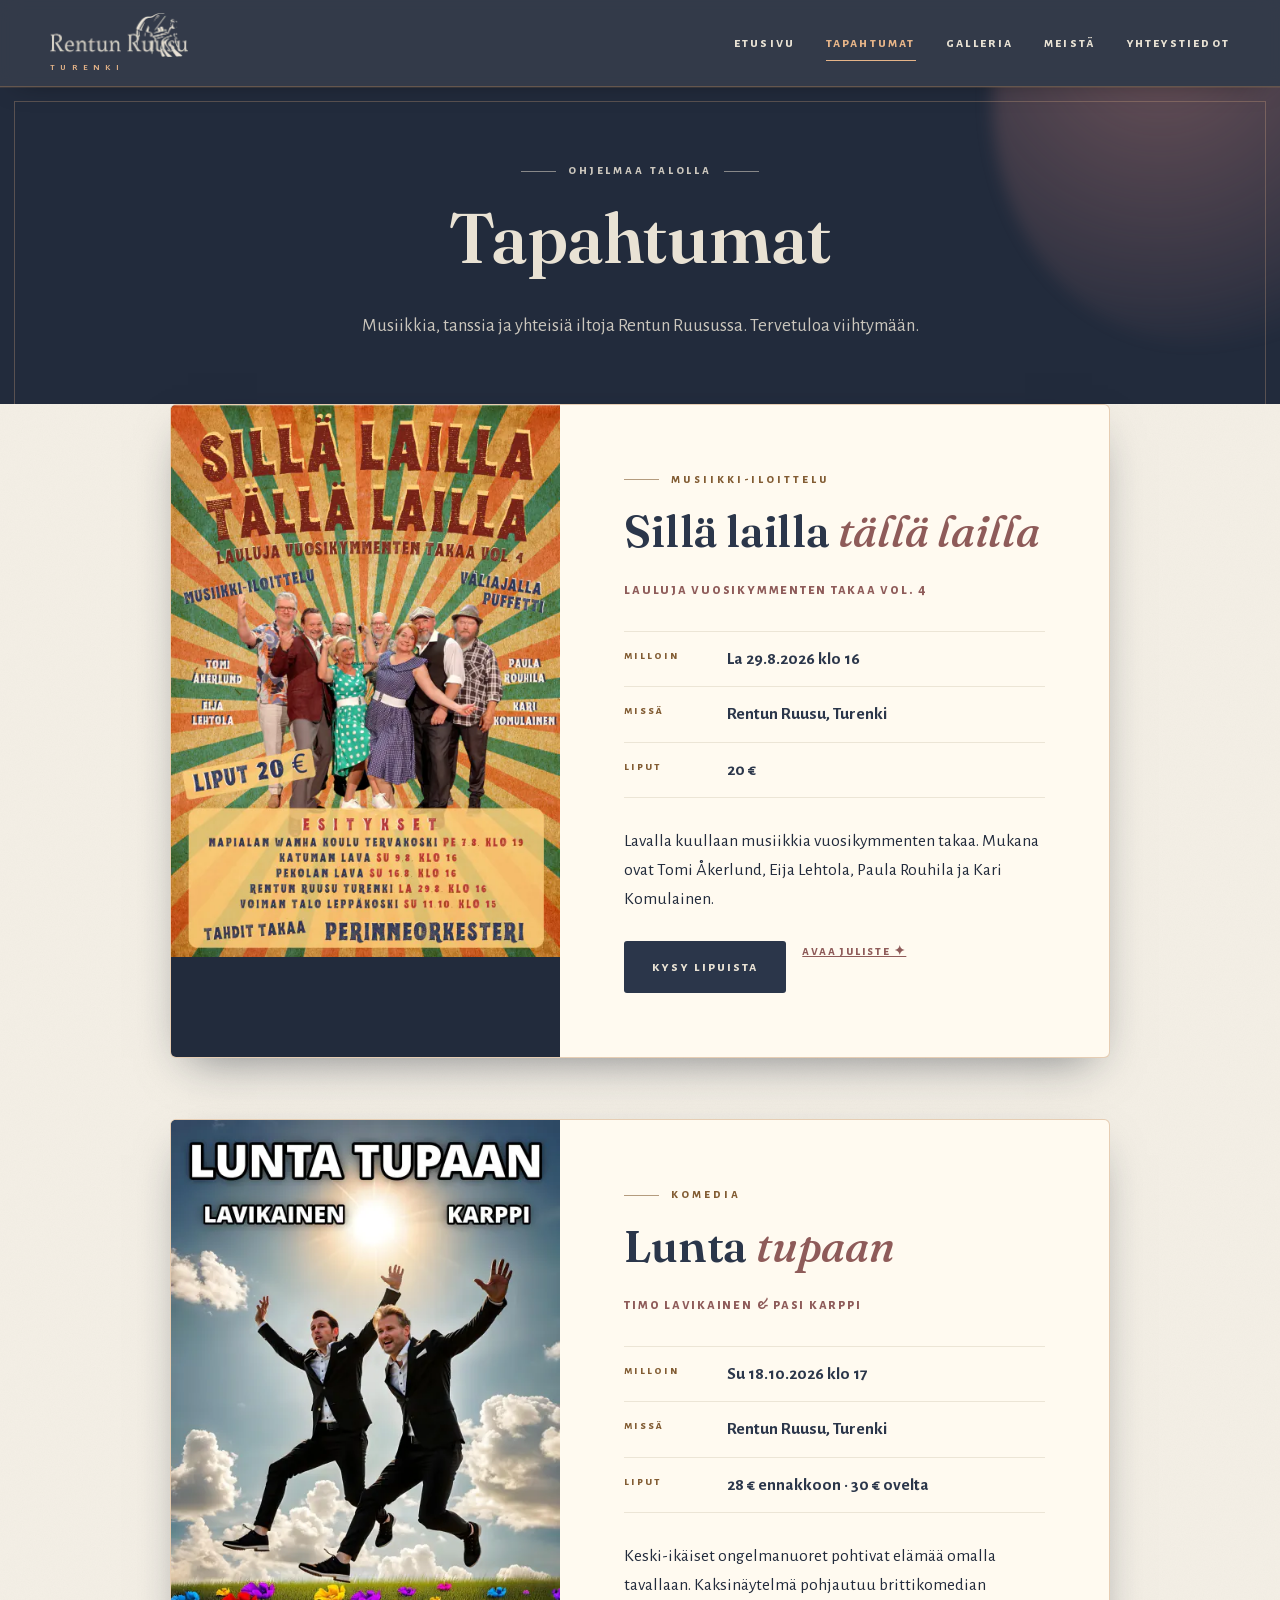
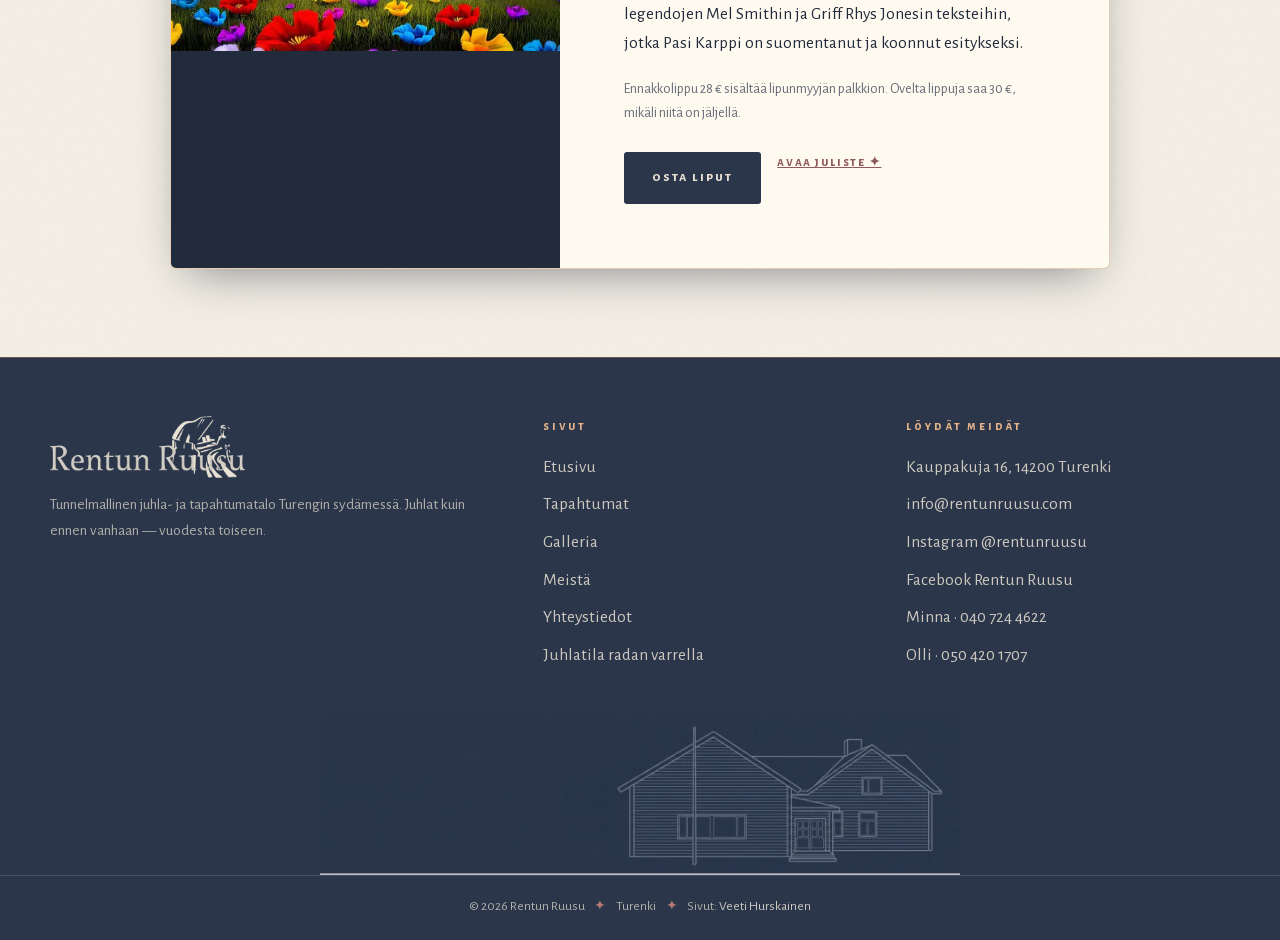
<file: website/tapahtumat.html>
<!DOCTYPE html>
<html lang="fi">
<head>
  <meta charset="UTF-8">
  <meta name="viewport" content="width=device-width, initial-scale=1.0">
  <title>Tapahtumat Turengissa · Rentun Ruusu</title>
  <meta name="description" content="Rentun Ruusun tulevat tapahtumat Turengissa: musiikki-illat, komedia ja tanssit. Katso päivämäärät, liput ja esiintyjät.">
  <link rel="canonical" href="https://rentunruusu.com/tapahtumat">
  <meta name="robots" content="index, follow, max-image-preview:large, max-snippet:-1, max-video-preview:-1">
  <meta name="theme-color" content="#2b364a">
  <meta property="og:type" content="website">
  <meta property="og:site_name" content="Rentun Ruusu">
  <meta property="og:locale" content="fi_FI">
  <meta property="og:image" content="https://rentunruusu.com/assets/img/og-rentun-ruusu.jpg">
  <meta property="og:image:width" content="1200">
  <meta property="og:image:height" content="630">
  <meta property="og:image:alt" content="Rentun Ruusun juhlasali katettuna, näyttämö ja samettiverhot taustalla.">
  <meta name="twitter:card" content="summary_large_image">
  <meta name="twitter:image" content="https://rentunruusu.com/assets/img/og-rentun-ruusu.jpg">
  <meta property="og:title" content="Tapahtumat Turengissa · Rentun Ruusu">
  <meta property="og:description" content="Musiikkia, komediaa ja yhteisiä iltoja Rentun Ruusussa. Katso tulevat tapahtumat, liput ja esiintyjät.">
  <meta property="og:url" content="https://rentunruusu.com/tapahtumat">
  <meta name="twitter:title" content="Tapahtumat Turengissa · Rentun Ruusu">
  <meta name="twitter:description" content="Musiikkia, komediaa ja yhteisiä iltoja Rentun Ruusussa. Katso tulevat tapahtumat, liput ja esiintyjät.">
  <link rel="icon" type="image/png" href="favicon.png">
  <link rel="apple-touch-icon" href="apple-touch-icon.png">
  <link rel="stylesheet" href="css/styles.css">
  <script type="application/ld+json">
  {
    "@context": "https://schema.org",
    "@graph": [
      {
        "@type": "MusicEvent",
        "@id": "https://rentunruusu.com/tapahtumat#silla-lailla-vol4",
        "name": "Sillä lailla – Lauluja vuosikymmenten takaa vol. 4",
        "description": "Musiikki-iloittelu, jossa kuullaan lauluja vuosikymmenten takaa. Lavalla Tomi Åkerlund, Eija Lehtola, Paula Rouhila ja Kari Komulainen.",
        "startDate": "2026-08-29T16:00:00+03:00",
        "eventStatus": "https://schema.org/EventScheduled",
        "eventAttendanceMode": "https://schema.org/OfflineEventAttendanceMode",
        "inLanguage": "fi-FI",
        "url": "https://rentunruusu.com/tapahtumat",
        "image": [
          "https://rentunruusu.com/assets/img/events/sillalailla-poster.png"
        ],
        "location": {
          "@type": "Place",
          "@id": "https://rentunruusu.com/#venue",
          "name": "Rentun Ruusu",
          "url": "https://rentunruusu.com/",
          "address": {
            "@type": "PostalAddress",
            "streetAddress": "Kauppakuja 16",
            "postalCode": "14200",
            "addressLocality": "Turenki",
            "addressRegion": "Kanta-Häme",
            "addressCountry": "FI"
          },
          "geo": {
            "@type": "GeoCoordinates",
            "latitude": 60.92024,
            "longitude": 24.64094
          }
        },
        "organizer": {
          "@type": "Organization",
          "name": "Rentun Ruusu",
          "url": "https://rentunruusu.com/",
          "telephone": "+358407244622",
          "email": "info@rentunruusu.com"
        },
        "performer": [
          {
            "@type": "Person",
            "name": "Tomi Åkerlund"
          },
          {
            "@type": "Person",
            "name": "Eija Lehtola"
          },
          {
            "@type": "Person",
            "name": "Paula Rouhila"
          },
          {
            "@type": "Person",
            "name": "Kari Komulainen"
          }
        ],
        "offers": {
          "@type": "Offer",
          "name": "Pääsylippu",
          "price": "20",
          "priceCurrency": "EUR",
          "availability": "https://schema.org/InStock",
          "url": "https://rentunruusu.com/yhteystiedot",
          "validFrom": "2026-06-01T00:00:00+03:00"
        }
      },
      {
        "@type": "ComedyEvent",
        "@id": "https://rentunruusu.com/tapahtumat#lunta-tupaan",
        "name": "Lunta tupaan – Timo Lavikainen ja Pasi Karppi",
        "description": "Kaksinäytelmä, jossa keski-ikäiset ongelmanuoret pohtivat elämää omalla tavallaan. Esitys pohjautuu brittikomedian legendojen Mel Smithin ja Griff Rhys Jonesin teksteihin, jotka Pasi Karppi on suomentanut ja koonnut esitykseksi.",
        "startDate": "2026-10-18T17:00:00+03:00",
        "endDate": "2026-10-18T18:00:00+03:00",
        "eventStatus": "https://schema.org/EventScheduled",
        "eventAttendanceMode": "https://schema.org/OfflineEventAttendanceMode",
        "inLanguage": "fi-FI",
        "url": "https://rentunruusu.com/tapahtumat",
        "image": [
          "https://rentunruusu.com/assets/img/events/luntatupaan-poster.jpg"
        ],
        "location": {
          "@type": "Place",
          "@id": "https://rentunruusu.com/#venue",
          "name": "Rentun Ruusu",
          "url": "https://rentunruusu.com/",
          "address": {
            "@type": "PostalAddress",
            "streetAddress": "Kauppakuja 16",
            "postalCode": "14200",
            "addressLocality": "Turenki",
            "addressRegion": "Kanta-Häme",
            "addressCountry": "FI"
          },
          "geo": {
            "@type": "GeoCoordinates",
            "latitude": 60.92024,
            "longitude": 24.64094
          }
        },
        "organizer": {
          "@type": "Organization",
          "name": "Rentun Ruusu",
          "url": "https://rentunruusu.com/",
          "telephone": "+358407244622",
          "email": "info@rentunruusu.com"
        },
        "performer": [
          {
            "@type": "Person",
            "name": "Timo Lavikainen"
          },
          {
            "@type": "Person",
            "name": "Pasi Karppi"
          }
        ],
        "offers": [
          {
            "@type": "Offer",
            "name": "Ennakkolippu",
            "price": "28",
            "priceCurrency": "EUR",
            "url": "https://biletti.fi/e/lunta-tupaan-turenki",
            "availability": "https://schema.org/InStock",
            "validFrom": "2026-08-01T00:00:00+03:00"
          },
          {
            "@type": "Offer",
            "name": "Ovelta",
            "price": "30",
            "priceCurrency": "EUR",
            "url": "https://rentunruusu.com/tapahtumat",
            "availability": "https://schema.org/LimitedAvailability",
            "validFrom": "2026-10-18T16:00:00+03:00"
          }
        ]
      },
      {
        "@type": "CollectionPage",
        "@id": "https://rentunruusu.com/tapahtumat#webpage",
        "url": "https://rentunruusu.com/tapahtumat",
        "name": "Tapahtumat Turengissa · Rentun Ruusu",
        "description": "Rentun Ruusun tulevat tapahtumat Turengissa: musiikki-illat, komedia ja tanssit.",
        "inLanguage": "fi-FI",
        "isPartOf": {
          "@id": "https://rentunruusu.com/#website"
        },
        "about": {
          "@id": "https://rentunruusu.com/#venue"
        }
      },
      {
        "@type": "BreadcrumbList",
        "@id": "https://rentunruusu.com/tapahtumat#breadcrumb",
        "itemListElement": [
          {
            "@type": "ListItem",
            "position": 1,
            "name": "Etusivu",
            "item": "https://rentunruusu.com/"
          },
          {
            "@type": "ListItem",
            "position": 2,
            "name": "Tapahtumat",
            "item": "https://rentunruusu.com/tapahtumat"
          }
        ]
      }
    ]
  }
  </script>
</head>
<body>

  <header class="site-header">
    <div class="wrap">
      <a class="brand" href="/">
        <picture>
          <source type="image/webp" srcset="assets/img/logo-280.webp 280w, assets/img/logo-420.webp 420w" sizes="(max-width: 480px) 114px, 139px">
          <img class="brand-logo" src="assets/img/logo.png" alt="Rentun Ruusu" width="700" height="222">
        </picture>
        <span class="brand-town">Turenki</span>
      </a>
      <button class="nav-toggle" aria-expanded="false" aria-controls="site-nav" aria-label="Valikko">
        <span class="nav-toggle-text">Valikko</span> ☰
      </button>
      <nav class="site-nav" id="site-nav">
        <a href="/">Etusivu</a>
        <a href="/tapahtumat" class="active" aria-current="page">Tapahtumat</a>
        <a href="/galleria">Galleria</a>
        <a href="/meista">Meistä</a>
        <a href="/yhteystiedot">Yhteystiedot</a>
      </nav>
    </div>
  </header>

  <main>
    <section class="page-hero events-page-hero">
      <div class="rose-blot" style="top:-14rem; right:-12rem;"></div>
      <div class="wrap" style="position:relative;">
        <p class="eyebrow">ohjelmaa talolla</p>
        <h1>Tapahtumat</h1>
        <p class="lead">Musiikkia, tanssia ja yhteisiä iltoja Rentun Ruusussa. Tervetuloa viihtymään.</p>
      </div>
    </section>

    <section class="section on-light events-section">
      <div class="wrap">
        <article class="event-card reveal">
          <a class="event-poster-link" href="assets/img/events/sillalailla-poster.png" target="_blank" rel="noopener" aria-label="Avaa Sillä lailla -tapahtuman juliste suurempana">
            <picture>
              <source type="image/webp" srcset="assets/img/events/sillalailla-poster-480.webp 480w, assets/img/events/sillalailla-poster-800.webp 800w" sizes="(max-width: 700px) 92vw, 400px">
              <img class="event-poster" src="assets/img/events/sillalailla-poster.png" alt="Sillä lailla - Lauluja vuosikymmenten takaa vol. 4. Rentun Ruusu Turengissa lauantaina 29.8. klo 16. Liput 20 euroa." width="1413" height="2000" fetchpriority="high">
            </picture>
          </a>
          <div class="event-card-body">
            <p class="eyebrow">musiikki-iloittelu</p>
            <h2>Sillä lailla <em>tällä lailla</em></h2>
            <p class="event-subtitle">Lauluja vuosikymmenten takaa vol. 4</p>
            <dl class="event-details">
              <div><dt>milloin</dt><dd>La 29.8.2026 klo 16</dd></div>
              <div><dt>missä</dt><dd>Rentun Ruusu, Turenki</dd></div>
              <div><dt>liput</dt><dd>20 €</dd></div>
            </dl>
            <p>Lavalla kuullaan musiikkia vuosikymmenten takaa. Mukana ovat Tomi Åkerlund, Eija Lehtola, Paula Rouhila ja Kari Komulainen.</p>
            <div class="hero-actions event-actions">
              <a class="btn btn-navy" href="/yhteystiedot">Kysy lipuista</a>
              <a class="event-poster-text" href="assets/img/events/sillalailla-poster.png" target="_blank" rel="noopener">Avaa juliste ✦</a>
            </div>
          </div>
        </article>

        <article class="event-card reveal">
          <a class="event-poster-link" href="assets/img/events/luntatupaan-poster.jpg" target="_blank" rel="noopener" aria-label="Avaa Lunta tupaan -tapahtuman juliste suurempana">
            <picture>
              <source type="image/webp" srcset="assets/img/events/luntatupaan-poster-480.webp 480w, assets/img/events/luntatupaan-poster-800.webp 800w" sizes="(max-width: 700px) 92vw, 400px">
              <img class="event-poster" src="assets/img/events/luntatupaan-poster.jpg" alt="Lunta tupaan. Timo Lavikainen ja Pasi Karppi hyppäävät ilmaan tummissa puvuissa kukkaniityllä. Rentun Ruusu Turengissa sunnuntaina 18.10. klo 17." width="2600" height="3544" loading="lazy" decoding="async">
            </picture>
          </a>
          <div class="event-card-body">
            <p class="eyebrow">komedia</p>
            <h2>Lunta <em>tupaan</em></h2>
            <p class="event-subtitle">Timo Lavikainen &amp; Pasi Karppi</p>
            <dl class="event-details">
              <div><dt>milloin</dt><dd>Su 18.10.2026 klo 17</dd></div>
              <div><dt>missä</dt><dd>Rentun Ruusu, Turenki</dd></div>
              <div><dt>liput</dt><dd>28 € ennakkoon · 30 € ovelta</dd></div>
            </dl>
            <p>Keski-ikäiset ongelmanuoret pohtivat elämää omalla tavallaan. Kaksinäytelmä
              pohjautuu brittikomedian legendojen Mel Smithin ja Griff Rhys Jonesin teksteihin,
              jotka Pasi Karppi on suomentanut ja koonnut esitykseksi.</p>
            <p class="event-note">Ennakkolippu 28 € sisältää lipunmyyjän palkkion. Ovelta lippuja
              saa 30 €, mikäli niitä on jäljellä.</p>
            <div class="hero-actions event-actions">
              <a class="btn btn-navy" href="https://biletti.fi/e/lunta-tupaan-turenki" target="_blank" rel="noopener">Osta liput</a>
              <a class="event-poster-text" href="assets/img/events/luntatupaan-poster.jpg" target="_blank" rel="noopener">Avaa juliste ✦</a>
            </div>
          </div>
        </article>
      </div>
    </section>
  </main>

  <footer class="site-footer">
    <div class="wrap footer-grid">
      <div class="footer-brand">
        <picture>
          <source type="image/webp" srcset="assets/img/logo-280.webp 280w, assets/img/logo-420.webp 420w" sizes="196px">
          <img class="brand-logo footer-logo" src="assets/img/logo.png" alt="Rentun Ruusu" width="700" height="222" loading="lazy" decoding="async">
        </picture>
        <p>Tunnelmallinen juhla- ja tapahtumatalo Turengin sydämessä. Juhlat kuin ennen vanhaan — vuodesta toiseen.</p>
      </div>
      <div>
        <p class="footer-head">sivut</p>
        <ul>
          <li><a href="/">Etusivu</a></li>
          <li><a href="/tapahtumat">Tapahtumat</a></li>
          <li><a href="/galleria">Galleria</a></li>
          <li><a href="/meista">Meistä</a></li>
          <li><a href="/yhteystiedot">Yhteystiedot</a></li>
          <li><a href="/juhlatila-hameenlinna">Juhlatila radan varrella</a></li>
        </ul>
      </div>
      <div>
        <p class="footer-head">löydät meidät</p>
        <ul>
          <li>Kauppakuja 16, 14200 Turenki</li>
          <li><a href="mailto:info@rentunruusu.com">info@rentunruusu.com</a></li>
          <li><a href="https://instagram.com/rentunruusu" target="_blank" rel="noopener">Instagram @rentunruusu</a></li>
          <li><a href="https://www.facebook.com/p/Rentun-Ruusu-61559462117911/" target="_blank" rel="noopener">Facebook Rentun Ruusu</a></li>
          <li><a href="tel:+358407244622">Minna · 040 724 4622</a></li>
          <li><a href="tel:+358504201707">Olli · 050 420 1707</a></li>
        </ul>
      </div>
    </div>
    <picture>
      <source type="image/webp" srcset="assets/img/banner-talo-720.webp 720w, assets/img/banner-talo-1280.webp 1280w" sizes="(max-width: 744px) 86vw, 640px">
      <img class="footer-house" src="assets/img/banner-talo.png" alt="" aria-hidden="true" width="1800" height="450" loading="lazy" decoding="async">
    </picture>
    <div class="footer-bottom">© <span id="footer-year">2026</span> Rentun Ruusu<span class="star">✦</span>Turenki<span class="credit"><span class="star">✦</span>Sivut: <a href="https://veetihurskainen.com/fi/">Veeti Hurskainen</a></span></div>
  </footer>

  <script src="js/main.js"></script>
</body>
</html>
</file>
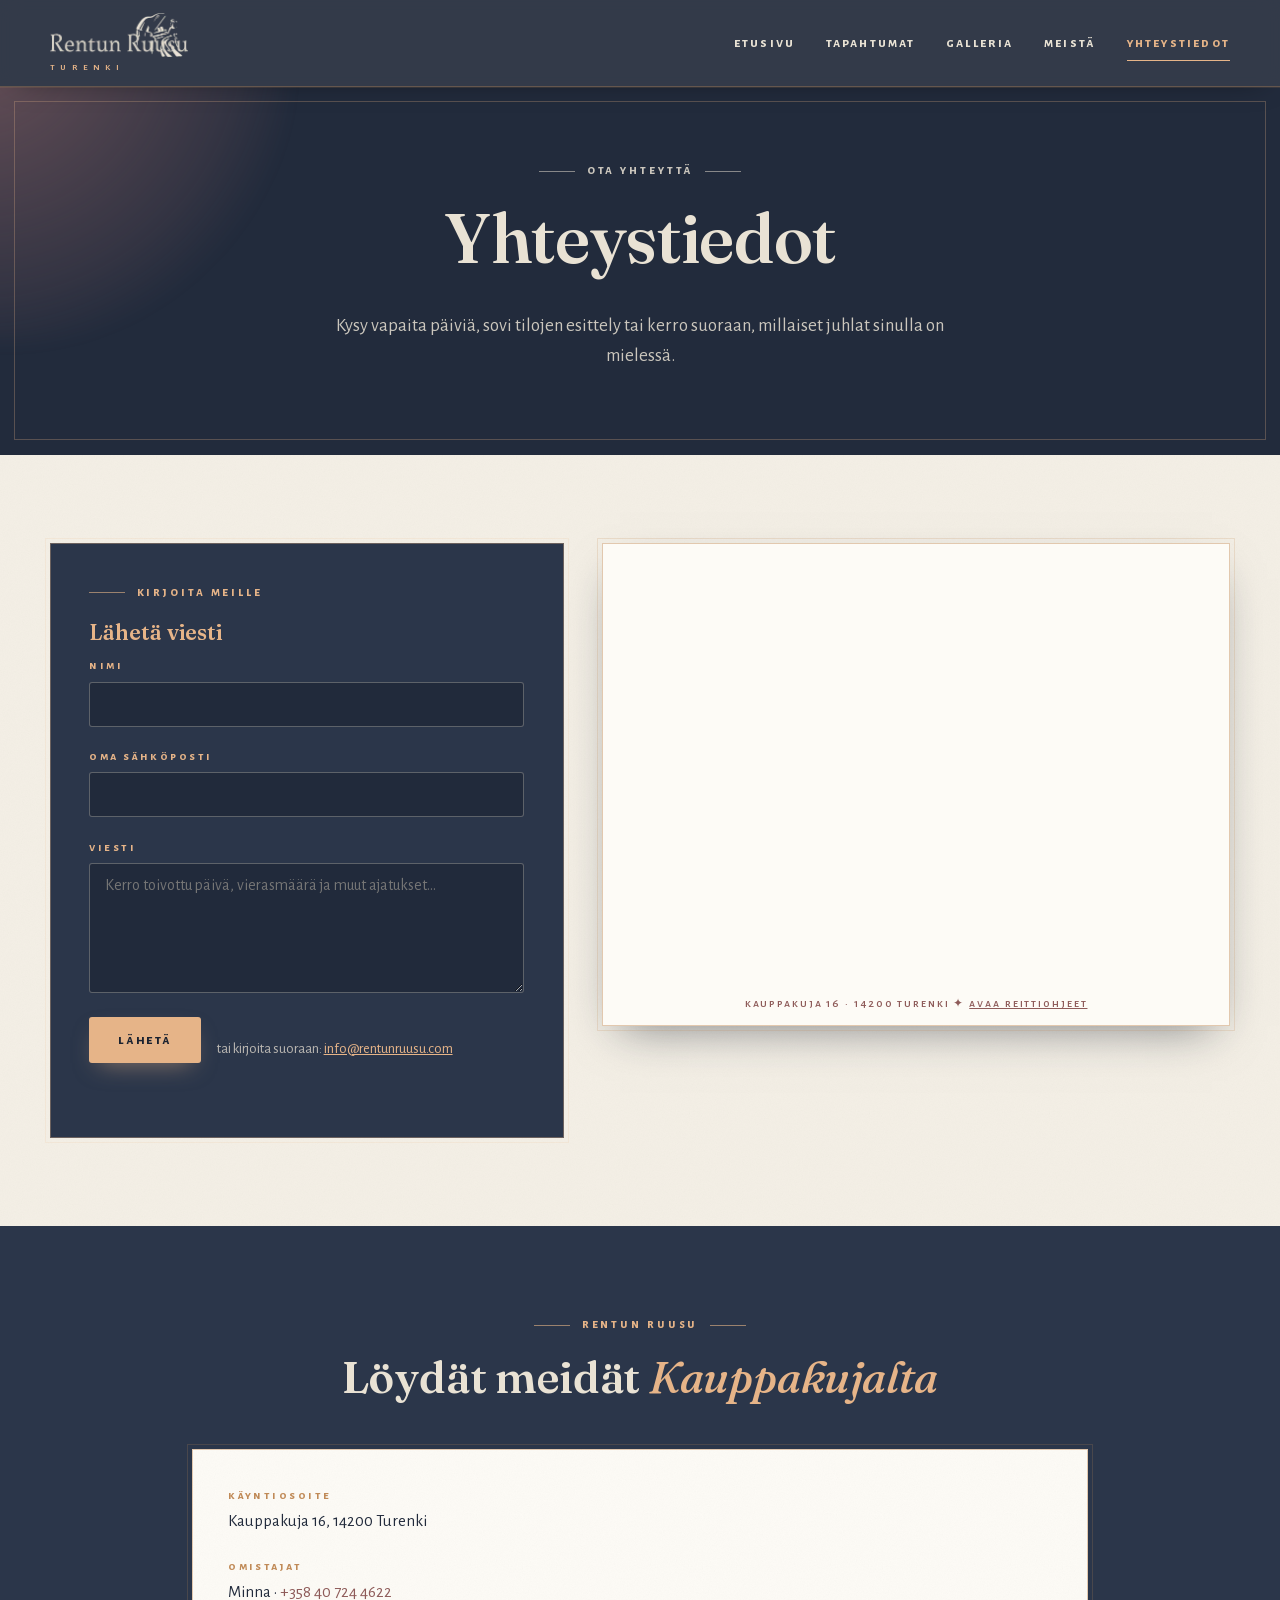
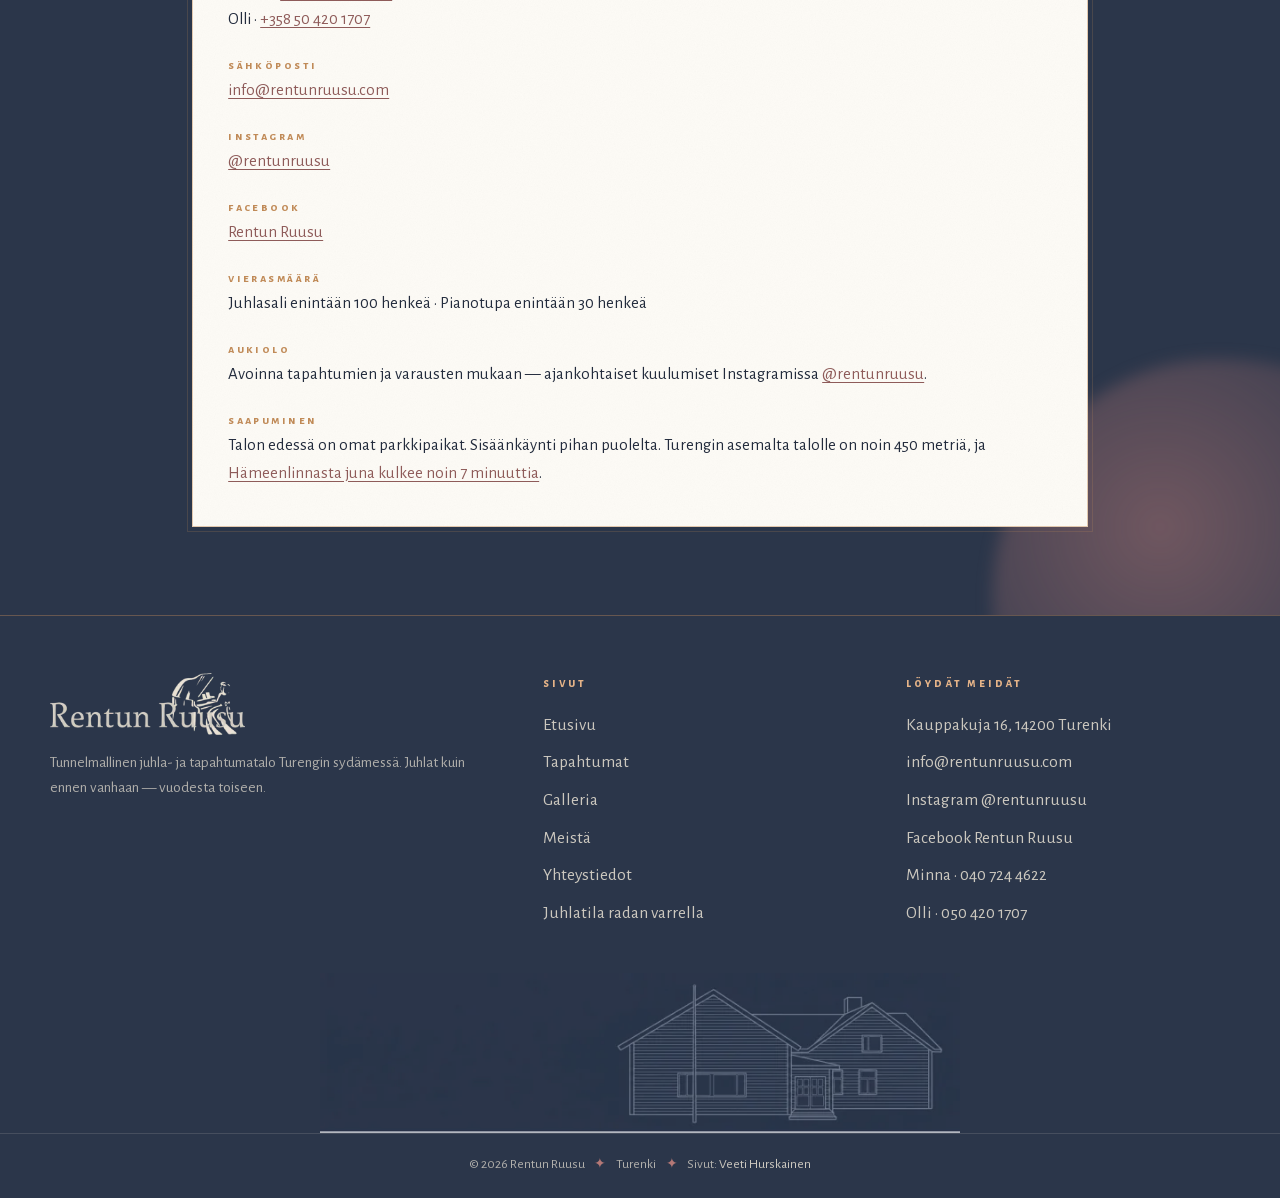
<file: website/yhteystiedot.html>
<!DOCTYPE html>
<html lang="fi">
<head>
  <meta charset="UTF-8">
  <meta name="viewport" content="width=device-width, initial-scale=1.0">
  <title>Yhteystiedot ja sijainti · Rentun Ruusu · Turenki</title>
  <meta name="description" content="Rentun Ruusu, Kauppakuja 16, 14200 Turenki. Puhelin, sähköposti, kartta ja ajo-ohjeet. Juhlasali enintään 100 hengelle, Pianotupa 30 hengelle.">
  <link rel="canonical" href="https://rentunruusu.com/yhteystiedot">
  <meta name="robots" content="index, follow, max-image-preview:large, max-snippet:-1, max-video-preview:-1">
  <meta name="theme-color" content="#2b364a">
  <meta property="og:type" content="website">
  <meta property="og:site_name" content="Rentun Ruusu">
  <meta property="og:locale" content="fi_FI">
  <meta property="og:image" content="https://rentunruusu.com/assets/img/og-rentun-ruusu.jpg">
  <meta property="og:image:width" content="1200">
  <meta property="og:image:height" content="630">
  <meta property="og:image:alt" content="Rentun Ruusun juhlasali katettuna, näyttämö ja samettiverhot taustalla.">
  <meta name="twitter:card" content="summary_large_image">
  <meta name="twitter:image" content="https://rentunruusu.com/assets/img/og-rentun-ruusu.jpg">
  <meta property="og:title" content="Yhteystiedot ja sijainti · Rentun Ruusu">
  <meta property="og:description" content="Kauppakuja 16, 14200 Turenki. Puhelin, sähköposti, kartta ja ajo-ohjeet — kysy vapaita päiviä tai sovi tilojen esittely.">
  <meta property="og:url" content="https://rentunruusu.com/yhteystiedot">
  <meta name="twitter:title" content="Yhteystiedot ja sijainti · Rentun Ruusu">
  <meta name="twitter:description" content="Kauppakuja 16, 14200 Turenki. Puhelin, sähköposti, kartta ja ajo-ohjeet — kysy vapaita päiviä tai sovi tilojen esittely.">
  <link rel="icon" type="image/png" href="favicon.png">
  <link rel="apple-touch-icon" href="apple-touch-icon.png">
  <link rel="stylesheet" href="css/styles.css">
  <script type="application/ld+json">
  {
    "@context": "https://schema.org",
    "@graph": [
      {
        "@type": "ContactPage",
        "@id": "https://rentunruusu.com/yhteystiedot#webpage",
        "url": "https://rentunruusu.com/yhteystiedot",
        "name": "Yhteystiedot ja sijainti · Rentun Ruusu · Turenki",
        "description": "Rentun Ruusun yhteystiedot: Kauppakuja 16, 14200 Turenki. Puhelin, sähköposti, kartta ja saapumisohjeet.",
        "inLanguage": "fi-FI",
        "isPartOf": {
          "@id": "https://rentunruusu.com/#website"
        },
        "about": {
          "@id": "https://rentunruusu.com/#venue"
        },
        "mainEntity": {
          "@id": "https://rentunruusu.com/#venue"
        },
        "significantLink": [
          "https://instagram.com/rentunruusu",
          "https://www.facebook.com/p/Rentun-Ruusu-61559462117911/"
        ]
      },
      {
        "@type": "BreadcrumbList",
        "@id": "https://rentunruusu.com/yhteystiedot#breadcrumb",
        "itemListElement": [
          {
            "@type": "ListItem",
            "position": 1,
            "name": "Etusivu",
            "item": "https://rentunruusu.com/"
          },
          {
            "@type": "ListItem",
            "position": 2,
            "name": "Yhteystiedot",
            "item": "https://rentunruusu.com/yhteystiedot"
          }
        ]
      }
    ]
  }
  </script>
</head>
<body>

  <header class="site-header">
    <div class="wrap">
      <a class="brand" href="/">
        <picture>
          <source type="image/webp" srcset="assets/img/logo-280.webp 280w, assets/img/logo-420.webp 420w" sizes="(max-width: 480px) 114px, 139px">
          <img class="brand-logo" src="assets/img/logo.png" alt="Rentun Ruusu" width="700" height="222">
        </picture>
        <span class="brand-town">Turenki</span>
      </a>
      <button class="nav-toggle" aria-expanded="false" aria-controls="site-nav" aria-label="Valikko">
        <span class="nav-toggle-text">Valikko</span> ☰
      </button>
      <nav class="site-nav" id="site-nav">
        <a href="/">Etusivu</a>
        <a href="/tapahtumat">Tapahtumat</a>
        <a href="/galleria">Galleria</a>
        <a href="/meista">Meistä</a>
        <a href="/yhteystiedot" class="active" aria-current="page">Yhteystiedot</a>
      </nav>
    </div>
  </header>

  <main>

    <section class="page-hero">
      <div class="rose-blot" style="top:-14rem; left:-12rem;"></div>
      <div class="wrap" style="position:relative;">
        <p class="eyebrow">ota yhteyttä</p>
        <h1>Yhteystiedot</h1>
        <p class="lead">Kysy vapaita päiviä, sovi tilojen esittely tai kerro suoraan,
          millaiset juhlat sinulla on mielessä.</p>
      </div>
    </section>

    <!-- LOMAKE + KARTTA -->
    <section class="section on-light">
      <div class="wrap contact-grid">
        <form class="form-card reveal" id="contact-form" novalidate>
          <p class="eyebrow">kirjoita meille</p>
          <h2 class="form-card-title">Lähetä viesti</h2>
          <div class="form-grid">
            <div class="field full">
              <label for="cf-name">nimi</label>
              <input type="text" id="cf-name" name="name" required autocomplete="name">
            </div>
            <div class="field full">
              <label for="cf-email">oma sähköposti</label>
              <input type="email" id="cf-email" name="email" required autocomplete="email">
            </div>
            <div class="field full">
              <label for="cf-message">viesti</label>
              <textarea id="cf-message" name="message" required
                placeholder="Kerro toivottu päivä, vierasmäärä ja muut ajatukset…"></textarea>
            </div>
          </div>
          <!-- hunajapurkki roskapostiboteille -->
          <input type="text" name="_honey" id="cf-honey" style="display:none" tabindex="-1" autocomplete="off">
          <div style="margin-top: 1.5rem; display:flex; flex-wrap:wrap; gap:1rem; align-items:center;">
            <button type="submit" class="btn btn-gold" id="cf-submit">Lähetä</button>
            <span class="form-note">tai kirjoita suoraan:
              <a href="mailto:info@rentunruusu.com" style="color: var(--rr-gold);">info@rentunruusu.com</a></span>
          </div>
          <p class="form-status" id="form-status" role="status" aria-live="polite"></p>
        </form>

        <figure class="map-frame reveal" style="margin:0;">
          <iframe
            src="https://www.google.com/maps?q=Rentun%20Ruusu%2C%20Kauppakuja%2016%2C%2014200%20Turenki&z=16&hl=fi&output=embed"
            title="Rentun Ruusu kartalla — Kauppakuja 16, Turenki"
            loading="lazy"
            allowfullscreen
            referrerpolicy="no-referrer-when-downgrade"></iframe>
          <figcaption>kauppakuja 16 · 14200 turenki ✦
            <a href="https://www.google.com/maps/search/?api=1&query=Rentun%20Ruusu%2C%20Kauppakuja%2016%2C%2014200%20Turenki"
               target="_blank" rel="noopener">avaa reittiohjeet</a>
          </figcaption>
        </figure>
      </div>
    </section>

    <!-- YHTEYSTIEDOT -->
    <section class="section on-dark">
      <div class="rose-blot" style="bottom:-14rem; right:-12rem;"></div>
      <div class="wrap" style="max-width: 56rem; position: relative;">
        <div class="section-head center reveal">
          <p class="eyebrow">rentun ruusu</p>
          <h2>Löydät meidät <em>Kauppakujalta</em></h2>
        </div>
        <div class="contact-card reveal">
          <div class="contact-rows" style="margin-top: 0;">
            <div class="contact-row">
              <span class="label">käyntiosoite</span>
              <span class="value">Kauppakuja 16, 14200 Turenki</span>
            </div>
            <div class="contact-row">
              <span class="label">omistajat</span>
              <span class="value">
                Minna · <a href="tel:+358407244622">+358 40 724 4622</a><br>
                Olli · <a href="tel:+358504201707">+358 50 420 1707</a>
              </span>
            </div>
            <div class="contact-row">
              <span class="label">sähköposti</span>
              <span class="value"><a href="mailto:info@rentunruusu.com">info@rentunruusu.com</a></span>
            </div>
            <div class="contact-row">
              <span class="label">instagram</span>
              <span class="value"><a href="https://instagram.com/rentunruusu" target="_blank" rel="noopener">@rentunruusu</a></span>
            </div>
            <div class="contact-row">
              <span class="label">facebook</span>
              <span class="value"><a href="https://www.facebook.com/p/Rentun-Ruusu-61559462117911/" target="_blank" rel="noopener">Rentun Ruusu</a></span>
            </div>
            <div class="contact-row">
              <span class="label">vierasmäärä</span>
              <span class="value">Juhlasali enintään 100 henkeä · Pianotupa enintään 30 henkeä</span>
            </div>
            <div class="contact-row">
              <span class="label">aukiolo</span>
              <span class="value">Avoinna tapahtumien ja varausten mukaan — ajankohtaiset kuulumiset Instagramissa <a href="https://instagram.com/rentunruusu" target="_blank" rel="noopener">@rentunruusu</a>.</span>
            </div>
            <div class="contact-row">
              <span class="label">saapuminen</span>
              <span class="value">Talon edessä on omat parkkipaikat. Sisäänkäynti pihan puolelta.
                Turengin asemalta talolle on noin 450 metriä, ja
                <a href="/juhlatila-hameenlinna">Hämeenlinnasta juna kulkee noin 7 minuuttia</a>.</span>
            </div>
          </div>
        </div>
      </div>
    </section>

  </main>

  <footer class="site-footer">
    <div class="wrap footer-grid">
      <div class="footer-brand">
        <picture>
          <source type="image/webp" srcset="assets/img/logo-280.webp 280w, assets/img/logo-420.webp 420w" sizes="196px">
          <img class="brand-logo footer-logo" src="assets/img/logo.png" alt="Rentun Ruusu" width="700" height="222" loading="lazy" decoding="async">
        </picture>
        <p>Tunnelmallinen juhla- ja tapahtumatalo Turengin sydämessä.
          Juhlat kuin ennen vanhaan — vuodesta toiseen.</p>
      </div>
      <div>
        <p class="footer-head">sivut</p>
        <ul>
          <li><a href="/">Etusivu</a></li>
          <li><a href="/tapahtumat">Tapahtumat</a></li>
          <li><a href="/galleria">Galleria</a></li>
          <li><a href="/meista">Meistä</a></li>
          <li><a href="/yhteystiedot">Yhteystiedot</a></li>
          <li><a href="/juhlatila-hameenlinna">Juhlatila radan varrella</a></li>
        </ul>
      </div>
      <div>
        <p class="footer-head">löydät meidät</p>
        <ul>
          <li>Kauppakuja 16, 14200 Turenki</li>
          <li><a href="mailto:info@rentunruusu.com">info@rentunruusu.com</a></li>
          <li><a href="https://instagram.com/rentunruusu" target="_blank" rel="noopener">Instagram @rentunruusu</a></li>
          <li><a href="https://www.facebook.com/p/Rentun-Ruusu-61559462117911/" target="_blank" rel="noopener">Facebook Rentun Ruusu</a></li>
          <li><a href="tel:+358407244622">Minna · 040 724 4622</a></li>
          <li><a href="tel:+358504201707">Olli · 050 420 1707</a></li>
        </ul>
      </div>
    </div>
    <picture>
      <source type="image/webp" srcset="assets/img/banner-talo-720.webp 720w, assets/img/banner-talo-1280.webp 1280w" sizes="(max-width: 744px) 86vw, 640px">
      <img class="footer-house" src="assets/img/banner-talo.png" alt="" aria-hidden="true" width="1800" height="450" loading="lazy" decoding="async">
    </picture>
    <div class="footer-bottom">
      © <span id="footer-year">2026</span> Rentun Ruusu<span class="star">✦</span>Turenki<span class="credit"><span class="star">✦</span>Sivut: <a href="https://veetihurskainen.com/fi/">Veeti Hurskainen</a></span>
    </div>
  </footer>

  <script src="js/main.js"></script>
  <script>
    /* Yhteydenottolomake: lähettää viestin FormSubmit-palvelun kautta
       (toimii ilman omaa palvelinta).

       TARKOITUKSELLINEN ERO — älä "korjaa" tätä:
       Sivulla näkyvä osoite on info@rentunruusu.com, mutta lomakkeen
       vastaanottaja on edelleen vanha Gmail-osoite. Syy: FormSubmit vaatii
       jokaiselle uudelle vastaanottajalle kertavahvistuksen sähköpostitse,
       eikä lomake toimita viestejä ennen kuin linkkiä on klikattu. Gmail on
       jo vahvistettu, joten lomake toimii keskeytyksettä. Vastaanottaja ei
       näy käyttäjälle missään.

       Jos vastaanottaja joskus vaihdetaan info@rentunruusu.com-osoitteeseen:
       lähetä lomake kerran itse ja klikkaa vahvistusviesti siitä
       postilaatikosta, muuten yhteydenotot katoavat huomaamatta. */
    (function () {
      var ENDPOINT = "https://formsubmit.co/ajax/rentunruusu16@gmail.com";
      var form = document.getElementById("contact-form");
      var status = document.getElementById("form-status");
      var submit = document.getElementById("cf-submit");

      form.addEventListener("submit", function (e) {
        e.preventDefault();

        var name = document.getElementById("cf-name").value.trim();
        var email = document.getElementById("cf-email").value.trim();
        var msg = document.getElementById("cf-message").value.trim();

        if (!name || !email || !msg || !/.+@.+\..+/.test(email)) {
          status.className = "form-status err";
          status.textContent = "Täytä kaikki kentät ja tarkista sähköpostiosoite.";
          return;
        }

        submit.disabled = true;
        status.className = "form-status";
        status.textContent = "Lähetetään…";

        fetch(ENDPOINT, {
          method: "POST",
          headers: { "Content-Type": "application/json", "Accept": "application/json" },
          body: JSON.stringify({
            name: name,
            email: email,
            message: msg,
            _subject: "Yhteydenotto verkkosivuilta: " + name,
            _template: "table",
            _captcha: "false",
            _honey: document.getElementById("cf-honey").value
          })
        })
          .then(function (r) {
            if (!r.ok) throw new Error("http " + r.status);
            return r.json();
          })
          .then(function () {
            status.className = "form-status ok";
            status.textContent = "Kiitos viestistäsi! Palaamme asiaan pian.";
            form.reset();
          })
          .catch(function () {
            status.className = "form-status err";
            status.textContent = "Lähetys ei onnistunut. Kokeile hetken päästä uudelleen tai kirjoita suoraan: info@rentunruusu.com";
          })
          .finally(function () {
            submit.disabled = false;
          });
      });
    })();
  </script>
</body>
</html>
</file>
<file: website/css/styles.css>
/* =============================================================
   RENTUN RUUSU · TURENKI — sivuston tyylit
   Paletti ja typografia: ks. brand-guidelines.md
   ============================================================= */

/* Fontit omalta palvelimelta (latin-osajoukot, SIL OFL — ks. assets/fonts/OFL-*.txt).
   Googlen fonttipalvelin oli renderöintiä estävä ketju toiseen verkkotunnukseen. */
@font-face { font-family: "Fraunces"; font-style: normal; font-weight: 400 700; font-display: swap; src: url("../assets/fonts/fraunces-latin.woff2") format("woff2"); }
@font-face { font-family: "Fraunces"; font-style: italic; font-weight: 400 700; font-display: swap; src: url("../assets/fonts/fraunces-italic-latin.woff2") format("woff2"); }
@font-face { font-family: "Alegreya Sans"; font-style: normal; font-weight: 400; font-display: swap; src: url("../assets/fonts/alegreya-sans-400-latin.woff2") format("woff2"); }
@font-face { font-family: "Alegreya Sans"; font-style: italic; font-weight: 400; font-display: swap; src: url("../assets/fonts/alegreya-sans-400-italic-latin.woff2") format("woff2"); }
@font-face { font-family: "Alegreya Sans"; font-style: normal; font-weight: 500; font-display: swap; src: url("../assets/fonts/alegreya-sans-500-latin.woff2") format("woff2"); }
@font-face { font-family: "Alegreya Sans"; font-style: normal; font-weight: 700; font-display: swap; src: url("../assets/fonts/alegreya-sans-700-latin.woff2") format("woff2"); }
@font-face { font-family: "Alegreya Sans SC"; font-style: normal; font-weight: 500; font-display: swap; src: url("../assets/fonts/alegreya-sans-sc-500-latin.woff2") format("woff2"); }
@font-face { font-family: "Alegreya Sans SC"; font-style: normal; font-weight: 700; font-display: swap; src: url("../assets/fonts/alegreya-sans-sc-700-latin.woff2") format("woff2"); }

:root {
  /* Brändivärit */
  --rr-navy: #2b364a;
  --rr-night: #222b3c;
  --rr-night-deep: #1a2230;
  --rr-lace: #f4efe5;
  --rr-lace-dim: #ece5d6;
  --rr-ivory: #e9e2d4;
  --rr-rose: #b47876;
  --rr-rose-deep: #8e5b59;
  --rr-gold: #e6b488;
  --rr-brass: #c08a57;
  --rr-brass-ink: #825c33; /* messinki tekstinä vaalealla pohjalla (≥ 4,6:1) */

  --rr-font-display: "Fraunces", "Georgia", serif;
  --rr-font-body: "Alegreya Sans", "Trebuchet MS", sans-serif;
  --rr-font-caps: "Alegreya Sans SC", var(--rr-font-body);

  --rr-maxw: 1180px;
  --rr-radius: 6px;
  --rr-shadow: 0 18px 45px -18px rgba(26, 34, 48, 0.55);

  /* Hento paperirae (SVG-turbulenssi) */
  --rr-grain: url("data:image/svg+xml,%3Csvg xmlns='http://www.w3.org/2000/svg' width='180' height='180'%3E%3Cfilter id='n'%3E%3CfeTurbulence type='fractalNoise' baseFrequency='0.85' numOctaves='2'/%3E%3CfeColorMatrix type='saturate' values='0'/%3E%3C/filter%3E%3Crect width='180' height='180' filter='url(%23n)' opacity='0.05'/%3E%3C/svg%3E");
}

/* ---------- Perusta ---------- */

*, *::before, *::after { box-sizing: border-box; }

/* Vain ruudunlukijoille: piilottaa visuaalisesti mutta ei saavutettavuuspuulta. */
.visually-hidden {
  position: absolute;
  width: 1px;
  height: 1px;
  margin: -1px;
  padding: 0;
  overflow: hidden;
  clip-path: inset(50%);
  white-space: nowrap;
  border: 0;
}

/* <picture> on pelkkä WebP-kääre: kuva asettuu kuin se olisi suoraan vanhempansa lapsi */
picture { display: contents; }

html { scroll-behavior: smooth; }

body {
  margin: 0;
  font-family: var(--rr-font-body);
  font-size: 17.5px;
  line-height: 1.65;
  color: var(--rr-night);
  background: var(--rr-lace);
  -webkit-font-smoothing: antialiased;
}

/* height: auto, koska width/height-attribuutit (tilanvaraus latauksen ajaksi)
   muuttuisivat muuten kiinteäksi korkeudeksi ja venyttäisivät kuvan */
img { max-width: 100%; height: auto; display: block; }

a { color: var(--rr-rose-deep); }

h1, h2, h3, h4 {
  font-family: var(--rr-font-display);
  font-weight: 600;
  line-height: 1.08;
  letter-spacing: -0.005em;
  margin: 0 0 0.5em;
  color: inherit;
}

h1 { font-size: clamp(2.6rem, 6.5vw, 4.4rem); }
h2 { font-size: clamp(1.9rem, 4vw, 2.75rem); }
h3 { font-size: 1.35rem; }

h1 em, h2 em {
  font-style: italic;
  font-weight: 500;
  color: var(--rr-gold);
}

.on-light h2 em, .on-light h1 em { color: var(--rr-rose-deep); }

p { margin: 0 0 1.1em; }

::selection { background: var(--rr-rose); color: var(--rr-lace); }

/* ---------- Aputyylit ---------- */

.wrap {
  width: min(100% - 2.5rem, var(--rr-maxw));
  margin-inline: auto;
}

.eyebrow {
  font-family: var(--rr-font-caps);
  font-weight: 700;
  font-size: 0.82rem;
  letter-spacing: 0.22em;
  text-transform: lowercase; /* SC-fontti näyttää kapiteeleina */
  color: var(--rr-brass);
  display: flex;
  align-items: center;
  gap: 0.75rem;
  margin-bottom: 1.1rem;
}

.eyebrow::before {
  content: "";
  width: 2.2rem;
  height: 1px;
  background: currentColor;
  opacity: 0.6;
}

.on-dark .eyebrow { color: var(--rr-gold); }

/* Messinki jää vaalealla pohjalla 2,6:1:een — tekstinä tummempi sävy */
.on-light .eyebrow { color: var(--rr-brass-ink); }
.form-card .eyebrow { color: var(--rr-gold); }

.star-divider {
  display: flex;
  align-items: center;
  justify-content: center;
  gap: 0.9rem;
  color: var(--rr-brass);
  margin: 0.4rem 0 1.4rem;
}

.star-divider::before, .star-divider::after {
  content: "";
  height: 1px;
  width: 4rem;
  background: currentColor;
  opacity: 0.5;
}

.lead { font-size: 1.16rem; line-height: 1.6; }

/* ---------- Napit ---------- */

.btn {
  display: inline-flex;
  align-items: center;
  gap: 0.55rem;
  font-family: var(--rr-font-caps);
  font-weight: 700;
  font-size: 0.88rem;
  letter-spacing: 0.14em;
  text-transform: lowercase;
  text-decoration: none;
  padding: 0.85rem 1.7rem;
  border: 1px solid transparent;
  border-radius: 3px;
  cursor: pointer;
  transition: transform 0.18s ease, box-shadow 0.18s ease, background-color 0.18s ease, color 0.18s ease;
}

.btn:hover { transform: translateY(-2px); }
.btn:active { transform: translateY(0); }

.btn-gold {
  background: var(--rr-gold);
  color: var(--rr-night-deep);
  box-shadow: 0 10px 24px -10px rgba(230, 180, 136, 0.55);
}

.btn-gold:hover { background: #eec39a; }

.btn-ghost {
  background: transparent;
  color: var(--rr-ivory);
  border-color: rgba(233, 226, 212, 0.55);
}

.btn-ghost:hover { background: rgba(233, 226, 212, 0.1); border-color: var(--rr-ivory); }

/* Ghost-napin vaalean taustan versio (esim. arvosteluosion toissijainen nappi) */
.btn-ghost-dark {
  color: var(--rr-navy);
  border-color: rgba(43, 54, 74, 0.35);
}

.btn-ghost-dark:hover { background: rgba(43, 54, 74, 0.07); border-color: var(--rr-navy); }

.btn-navy {
  background: var(--rr-navy);
  color: var(--rr-ivory);
}

.btn-navy:hover { background: var(--rr-night); }

/* ---------- Ylätunniste ---------- */

.site-header {
  position: sticky;
  top: 0;
  z-index: 60;
  background: rgba(34, 43, 60, 0.92);
  backdrop-filter: blur(10px);
  -webkit-backdrop-filter: blur(10px);
  border-bottom: 1px solid rgba(192, 138, 87, 0.35);
  box-shadow: 0 1px 0 rgba(192, 138, 87, 0.15), 0 8px 30px -18px rgba(0,0,0,0.6);
}

.site-header .wrap {
  display: flex;
  align-items: center;
  justify-content: space-between;
  gap: 1.5rem;
  padding-block: 0.8rem;
}

.brand {
  display: flex;
  flex-direction: column;
  text-decoration: none;
  color: var(--rr-ivory);
  line-height: 1;
}

.brand-logo {
  height: 44px;
  width: auto;
  display: block;
}

@media (max-width: 480px) {
  .brand-logo { height: 36px; }
}

.brand-name {
  font-family: var(--rr-font-display);
  font-weight: 600;
  font-size: 1.45rem;
  letter-spacing: 0.01em;
}

.brand-name .amp { color: var(--rr-gold); }

.brand-town {
  font-family: var(--rr-font-caps);
  font-weight: 500;
  font-size: 0.66rem;
  letter-spacing: 0.5em;
  color: var(--rr-gold);
  margin-top: 0.35rem;
  text-transform: lowercase;
}

.site-nav {
  display: flex;
  align-items: center;
  gap: 1.9rem;
}

.site-nav a {
  font-family: var(--rr-font-caps);
  font-weight: 700;
  font-size: 0.86rem;
  letter-spacing: 0.16em;
  text-transform: lowercase;
  color: var(--rr-ivory);
  text-decoration: none;
  padding-block: 0.4rem;
  position: relative;
}

.site-nav a::after {
  content: "";
  position: absolute;
  left: 0; right: 100%;
  bottom: 0;
  height: 1px;
  background: var(--rr-gold);
  transition: right 0.22s ease;
}

.site-nav a:hover::after, .site-nav a.active::after { right: 0; }

.site-nav a.active { color: var(--rr-gold); }

.nav-toggle {
  display: none;
  background: none;
  border: 1px solid rgba(233, 226, 212, 0.4);
  border-radius: 3px;
  color: var(--rr-ivory);
  font-family: var(--rr-font-caps);
  font-size: 0.8rem;
  letter-spacing: 0.12em;
  padding: 0.5rem 0.9rem;
  cursor: pointer;
}

@media (max-width: 780px) {
  .nav-toggle { display: inline-flex; align-items: center; gap: 0.5rem; }

  .site-nav {
    position: absolute;
    top: 100%;
    left: 0;
    right: 0;
    flex-direction: column;
    gap: 0;
    background: var(--rr-night);
    border-bottom: 1px solid rgba(192, 138, 87, 0.35);
    display: none;
    padding: 0.6rem 0 1rem;
  }

  .site-nav.open { display: flex; }

  .site-nav a { padding: 0.8rem 1.25rem; width: 100%; text-align: center; }
}

/* ---------- Hero (etusivu) ---------- */

.hero {
  position: relative;
  min-height: min(92vh, 880px);
  display: flex;
  align-items: center;
  justify-content: center;
  text-align: center;
  color: var(--rr-ivory);
  background: var(--rr-night-deep);
  overflow: hidden;
  isolation: isolate;
}

.hero-bg {
  position: absolute;
  inset: 0;
  width: 100%;
  height: 100%;
  max-width: none;
  object-fit: cover;
  object-position: center;
  z-index: -2;
  filter: saturate(0.82) contrast(0.98);
}

.hero-veil {
  position: absolute;
  inset: 0;
  z-index: -1;
  background:
    radial-gradient(ellipse at 50% 110%, rgba(180, 120, 118, 0.28), transparent 55%),
    linear-gradient(180deg, rgba(26, 34, 48, 0.78) 0%, rgba(34, 43, 60, 0.62) 45%, rgba(26, 34, 48, 0.9) 100%);
}

/* Plakaattimainen kaksoisviivakehys */
.hero-frame {
  position: absolute;
  inset: 1.4rem;
  border: 1px solid rgba(230, 180, 136, 0.4);
  outline: 1px solid rgba(230, 180, 136, 0.18);
  outline-offset: 5px;
  pointer-events: none;
}

.hero-frame i {
  position: absolute;
  font-style: normal;
  color: var(--rr-gold);
  font-size: 0.85rem;
  line-height: 1;
  opacity: 0.9;
}

.hero-frame i:nth-child(1) { top: -0.45rem; left: -0.4rem; }
.hero-frame i:nth-child(2) { top: -0.45rem; right: -0.4rem; }
.hero-frame i:nth-child(3) { bottom: -0.45rem; left: -0.4rem; }
.hero-frame i:nth-child(4) { bottom: -0.45rem; right: -0.4rem; }

.hero-inner {
  padding: 7rem 1.5rem 6rem;
  max-width: 56rem;
}

.hero .eyebrow {
  justify-content: center;
  color: var(--rr-gold);
}

.hero .eyebrow::after {
  content: "";
  width: 2.2rem;
  height: 1px;
  background: currentColor;
  opacity: 0.6;
}

.hero h1 { margin-bottom: 0.45em; text-wrap: balance; }

.hero .lead {
  max-width: 38rem;
  margin-inline: auto;
  color: rgba(233, 226, 212, 0.88);
}

.hero-actions {
  display: flex;
  flex-wrap: wrap;
  gap: 1rem;
  justify-content: center;
  margin-top: 2.2rem;
}

/* Google-arvostelunosto herossa */
.hero-arvio {
  display: inline-flex;
  align-items: center;
  gap: 0.6rem;
  flex-wrap: wrap;
  justify-content: center;
  margin-top: 1.7rem;
  padding: 0.5rem 1.05rem;
  border: 1px solid rgba(233, 226, 212, 0.32);
  border-radius: 999px;
  background: rgba(26, 34, 48, 0.62);
  color: rgba(233, 226, 212, 0.92);
  text-decoration: none;
  transition: border-color 0.18s ease, background-color 0.18s ease, color 0.18s ease;
}

.hero-arvio:hover,
.hero-arvio:focus-visible {
  border-color: rgba(230, 180, 136, 0.75);
  background: rgba(26, 34, 48, 0.78);
  color: var(--rr-ivory);
}

.hero-arvio .tahdet {
  flex: none;
  font-size: 0.9rem;
}

.hero-arvio-teksti {
  font-family: var(--rr-font-caps);
  font-size: 0.78rem;
  letter-spacing: 0.11em;
}

.hero-arvio-teksti strong {
  font-size: 0.95rem;
  color: var(--rr-gold);
  letter-spacing: 0.04em;
}

.hero-scroll {
  position: absolute;
  bottom: 2.6rem;
  left: 50%;
  transform: translateX(-50%);
  color: rgba(233, 226, 212, 0.65);
  font-family: var(--rr-font-caps);
  font-size: 0.72rem;
  letter-spacing: 0.3em;
  text-decoration: none;
  animation: bob 2.6s ease-in-out infinite;
}

@keyframes bob {
  0%, 100% { transform: translate(-50%, 0); }
  50% { transform: translate(-50%, 7px); }
}

/* Sivuherot (alisivut) */
.page-hero {
  position: relative;
  background: var(--rr-night);
  color: var(--rr-ivory);
  text-align: center;
  padding: 4.6rem 0 4rem;
  overflow: hidden;
}

.page-hero::after {
  content: "";
  position: absolute;
  inset: 0.9rem;
  border: 1px solid rgba(230, 180, 136, 0.28);
  pointer-events: none;
}

.page-hero .eyebrow { justify-content: center; }
.page-hero .eyebrow::after { content: ""; width: 2.2rem; height: 1px; background: currentColor; opacity: 0.6; }

.page-hero p {
  max-width: 40rem;
  margin-inline: auto;
  color: rgba(233, 226, 212, 0.85);
}

/* Ruusu-siluetit */
.rose-blot {
  position: absolute;
  width: 30rem;
  height: 30rem;
  border-radius: 47% 53% 58% 42% / 50% 44% 56% 50%;
  background: radial-gradient(circle at 35% 35%, rgba(180, 120, 118, 0.5), rgba(180, 120, 118, 0.12) 60%, transparent 75%);
  filter: blur(8px);
  pointer-events: none;
  z-index: 0;
}

/* ---------- Nauha / ticker ---------- */

.ticker {
  background: var(--rr-lace);
  border-block: 1px solid rgba(192, 138, 87, 0.4);
  overflow: hidden;
  padding-block: 0.85rem;
  position: relative;
}

.ticker-track {
  display: flex;
  width: max-content;
  gap: 2.6rem;
  animation: ticker 38s linear infinite;
  will-change: transform;
}

.ticker span {
  font-family: var(--rr-font-caps);
  font-weight: 700;
  font-size: 0.85rem;
  letter-spacing: 0.26em;
  text-transform: lowercase;
  color: var(--rr-brass-ink);
  white-space: nowrap;
  display: inline-flex;
  align-items: center;
  gap: 2.6rem;
}

.ticker span::after { content: "✦"; font-size: 0.7rem; color: var(--rr-rose); }

@keyframes ticker {
  from { transform: translateX(0); }
  to { transform: translateX(-50%); }
}

@media (prefers-reduced-motion: reduce) {
  .ticker-track { animation: none; }
  .hero-scroll { animation: none; }
}

/* ---------- Sektiot ---------- */

.section {
  position: relative;
  padding: 5.5rem 0;
}

.section.on-light {
  background: var(--rr-lace);
  background-image: var(--rr-grain);
}

.section.on-light.alt { background-color: var(--rr-lace-dim); background-image: var(--rr-grain); }

.section.on-dark {
  background: var(--rr-navy);
  color: var(--rr-ivory);
  overflow: hidden; /* ruusu-siluetti ei saa venyttää sivua vaakasuunnassa */
}

.section-head { max-width: 44rem; margin-bottom: 3rem; }
.section-head.center { margin-inline: auto; text-align: center; }
.section-head.center .eyebrow { justify-content: center; }
.section-head.center .eyebrow::after { content: ""; width: 2.2rem; height: 1px; background: currentColor; opacity: 0.6; }

/* ---------- Etusivun esittely ---------- */

.intro-grid {
  display: grid;
  grid-template-columns: 1.05fr 0.95fr;
  gap: 4rem;
  align-items: center;
}

@media (max-width: 900px) {
  .intro-grid { grid-template-columns: 1fr; gap: 3rem; }
}

/* Vanhat valokuvat -kollaasi */
.photo-stack {
  position: relative;
  min-height: 460px;
}

.photo-stack figure {
  margin: 0;
  position: absolute;
  background: #fdfbf6;
  padding: 0.7rem 0.7rem 2.4rem;
  box-shadow: 0 16px 38px -14px rgba(26, 34, 48, 0.45);
  transition: transform 0.3s ease;
}

.photo-stack figure:hover { transform: scale(1.025) rotate(0deg) !important; z-index: 3; }

.photo-stack figcaption {
  font-family: var(--rr-font-caps);
  font-size: 0.72rem;
  letter-spacing: 0.18em;
  color: var(--rr-rose-deep);
  text-align: center;
  margin-top: 0.65rem;
}

.photo-stack img { width: 100%; height: 230px; object-fit: cover; }

.photo-stack figure:nth-child(1) {
  width: 62%;
  top: 0; left: 0;
  transform: rotate(-2.4deg);
}

.photo-stack figure:nth-child(2) {
  width: 56%;
  bottom: 0; right: 0;
  transform: rotate(1.8deg);
  z-index: 2;
}

@media (max-width: 480px) {
  .photo-stack { min-height: 380px; }
  .photo-stack img { height: 170px; }
  .photo-stack figure:nth-child(1) { width: 78%; }
  .photo-stack figure:nth-child(2) { width: 70%; }
}

.intro-points {
  list-style: none;
  margin: 1.6rem 0 0;
  padding: 0;
  display: grid;
  gap: 0.8rem;
}

.intro-points li {
  display: flex;
  gap: 0.8rem;
  align-items: baseline;
}

.intro-points li::before {
  content: "✦";
  color: var(--rr-rose);
  font-size: 0.8rem;
  flex: none;
}

/* ---------- Tilakortit ---------- */

.room-grid {
  display: grid;
  grid-template-columns: repeat(3, 1fr);
  gap: 1.6rem;
}

@media (max-width: 900px) { .room-grid { grid-template-columns: 1fr; } }

.room-card {
  position: relative;
  background: var(--rr-night);
  border: 1px solid rgba(230, 180, 136, 0.3);
  outline: 1px solid rgba(230, 180, 136, 0.12);
  outline-offset: 4px;
  display: flex;
  flex-direction: column;
  text-decoration: none;
  color: var(--rr-ivory);
  transition: transform 0.22s ease, box-shadow 0.22s ease;
}

.room-card:hover { transform: translateY(-5px); box-shadow: var(--rr-shadow); }

.room-card img {
  width: 100%;
  height: 240px;
  object-fit: cover;
  filter: saturate(0.88);
  transition: filter 0.25s ease;
}

.room-card:hover img { filter: saturate(1); }

.room-card-body { padding: 1.4rem 1.5rem 1.7rem; }

.room-card h3 { color: var(--rr-gold); margin-bottom: 0.35rem; }

.room-card p { color: rgba(233, 226, 212, 0.82); font-size: 0.98rem; margin: 0; }

.room-card .room-more {
  margin-top: 1rem;
  font-family: var(--rr-font-caps);
  font-weight: 700;
  font-size: 0.8rem;
  letter-spacing: 0.18em;
  color: var(--rr-gold); /* ruusu jäi yönsinisellä 4,0:1:een */
}

/* ---------- Galleria ---------- */

.filter-bar {
  display: flex;
  flex-wrap: wrap;
  gap: 0.6rem;
  justify-content: center;
  margin-bottom: 2.6rem;
}

.filter-btn {
  font-family: var(--rr-font-caps);
  font-weight: 700;
  font-size: 0.82rem;
  letter-spacing: 0.16em;
  text-transform: lowercase;
  padding: 0.5rem 1.15rem;
  background: transparent;
  color: var(--rr-navy);
  border: 1px solid rgba(43, 54, 74, 0.4);
  border-radius: 999px;
  cursor: pointer;
  transition: background-color 0.18s ease, color 0.18s ease, border-color 0.18s ease;
}

.filter-btn:hover { border-color: var(--rr-rose-deep); color: var(--rr-rose-deep); }

.filter-btn.active {
  background: var(--rr-navy);
  border-color: var(--rr-navy);
  color: var(--rr-gold);
}

.gallery-grid {
  columns: 3 280px;
  column-gap: 1.4rem;
}

.gallery-item {
  break-inside: avoid;
  margin: 0 0 1.4rem;
  background: #fdfbf6;
  padding: 0.55rem 0.55rem 0.9rem;
  box-shadow: 0 12px 28px -16px rgba(26, 34, 48, 0.45);
  cursor: zoom-in;
  transition: transform 0.22s ease, box-shadow 0.22s ease;
}

.gallery-item:hover {
  transform: translateY(-4px) rotate(-0.4deg);
  box-shadow: 0 20px 40px -16px rgba(26, 34, 48, 0.55);
}

.gallery-item img { width: 100%; height: auto; display: block; }

.gallery-item figcaption {
  font-family: var(--rr-font-caps);
  font-size: 0.72rem;
  letter-spacing: 0.16em;
  color: var(--rr-rose-deep);
  text-align: center;
  margin-top: 0.55rem;
}

.gallery-item.hidden { display: none; }

/* Valoboksi */
.lightbox {
  position: fixed;
  inset: 0;
  z-index: 100;
  background: rgba(26, 34, 48, 0.94);
  display: none;
  align-items: center;
  justify-content: center;
  flex-direction: column;
  padding: 2.5rem 1rem 2rem;
}

.lightbox.open { display: flex; }

.lightbox img {
  max-width: min(92vw, 1100px);
  max-height: 78vh;
  object-fit: contain;
  border: 0.5rem solid #fdfbf6;
  box-shadow: 0 30px 80px -20px rgba(0, 0, 0, 0.7);
}

.lightbox-caption {
  margin-top: 1.1rem;
  font-family: var(--rr-font-caps);
  font-size: 0.85rem;
  letter-spacing: 0.2em;
  color: var(--rr-gold);
}

.lightbox button {
  position: absolute;
  background: none;
  border: 1px solid rgba(233, 226, 212, 0.4);
  border-radius: 50%;
  width: 2.9rem;
  height: 2.9rem;
  color: var(--rr-ivory);
  font-size: 1.15rem;
  line-height: 1;
  cursor: pointer;
  display: flex;
  align-items: center;
  justify-content: center;
  transition: background-color 0.18s ease, border-color 0.18s ease;
}

.lightbox button:hover { background: rgba(233, 226, 212, 0.12); border-color: var(--rr-ivory); }

.lb-close { top: 1.2rem; right: 1.2rem; }
.lb-prev { left: 1rem; top: 50%; transform: translateY(-50%); }
.lb-next { right: 1rem; top: 50%; transform: translateY(-50%); }

@media (max-width: 600px) {
  .lb-prev { left: 0.4rem; }
  .lb-next { right: 0.4rem; }
}

/* ---------- Yhteystiedot ---------- */

.contact-grid {
  display: grid;
  grid-template-columns: 0.9fr 1.1fr;
  gap: 2.4rem;
  align-items: start;
}

@media (max-width: 900px) { .contact-grid { grid-template-columns: 1fr; } }

.contact-card {
  background: #fdfbf6;
  background-image: var(--rr-grain);
  border: 1px solid rgba(192, 138, 87, 0.45);
  outline: 1px solid rgba(192, 138, 87, 0.2);
  outline-offset: 4px;
  padding: 2.2rem 2.2rem 2.4rem;
}

.contact-card h3 { color: var(--rr-navy); }

.contact-rows { display: grid; gap: 1.3rem; margin-top: 1.6rem; }

.contact-row { display: grid; gap: 0.15rem; }

.contact-row .label {
  font-family: var(--rr-font-caps);
  font-weight: 700;
  font-size: 0.76rem;
  letter-spacing: 0.2em;
  color: var(--rr-brass);
}

.contact-row .value { font-size: 1.05rem; color: var(--rr-night); }

.contact-row a { color: var(--rr-rose-deep); text-underline-offset: 3px; }

.map-frame {
  background: #fdfbf6;
  padding: 0.7rem;
  border: 1px solid rgba(192, 138, 87, 0.45);
  outline: 1px solid rgba(192, 138, 87, 0.2);
  outline-offset: 4px;
  box-shadow: var(--rr-shadow);
}

.map-frame iframe {
  display: block;
  width: 100%;
  height: 430px;
  border: 0;
  filter: saturate(0.85) sepia(0.08);
}

.map-frame figcaption {
  font-family: var(--rr-font-caps);
  font-size: 0.74rem;
  letter-spacing: 0.16em;
  color: var(--rr-rose-deep);
  text-align: center;
  padding-top: 0.6rem;
}

/* Lomake */
.form-card {
  background: var(--rr-navy);
  color: var(--rr-ivory);
  border: 1px solid rgba(230, 180, 136, 0.35);
  outline: 1px solid rgba(230, 180, 136, 0.15);
  outline-offset: 4px;
  padding: 2.4rem;
  position: relative;
  overflow: hidden;
}

.form-grid {
  display: grid;
  grid-template-columns: 1fr 1fr;
  gap: 1.2rem;
}

.form-grid .full { grid-column: 1 / -1; }

@media (max-width: 640px) { .form-grid { grid-template-columns: 1fr; } }

.field { display: grid; gap: 0.4rem; }

.field label {
  font-family: var(--rr-font-caps);
  font-weight: 700;
  font-size: 0.76rem;
  letter-spacing: 0.2em;
  color: var(--rr-gold);
}

.field input, .field textarea {
  font-family: var(--rr-font-body);
  font-size: 1rem;
  color: var(--rr-ivory);
  background: rgba(26, 34, 48, 0.55);
  border: 1px solid rgba(233, 226, 212, 0.3);
  border-radius: 3px;
  padding: 0.75rem 0.9rem;
}

.field input:focus, .field textarea:focus {
  outline: 2px solid var(--rr-gold);
  outline-offset: 1px;
  border-color: transparent;
}

.field textarea { resize: vertical; min-height: 130px; }

.form-note { font-size: 0.92rem; color: rgba(233, 226, 212, 0.75); margin-top: 1.1rem; }

/* ---------- CTA-nauha ---------- */

.cta-band {
  position: relative;
  background: linear-gradient(120deg, var(--rr-night-deep), var(--rr-navy) 55%, #3a3042);
  color: var(--rr-ivory);
  text-align: center;
  padding: 5rem 0;
  overflow: hidden;
}

.cta-band h2 { max-width: 32ch; margin-inline: auto; }

.cta-band p { max-width: 44rem; margin-inline: auto; color: rgba(233, 226, 212, 0.85); }

/* ---------- Alatunniste ---------- */

.site-footer {
  background: var(--rr-navy); /* sama sävy kuin banner-talo.png:n pohja */
  color: rgba(233, 226, 212, 0.85);
  border-top: 1px solid rgba(192, 138, 87, 0.4);
  padding-top: 3.6rem;
  position: relative;
}

.footer-grid {
  display: grid;
  grid-template-columns: 1.4fr 1fr 1fr;
  gap: 2.5rem;
  padding-bottom: 2.8rem;
}

@media (max-width: 780px) { .footer-grid { grid-template-columns: 1fr; gap: 2rem; } }

.footer-brand .brand-name { font-size: 1.7rem; color: var(--rr-ivory); }

.footer-brand p { font-size: 0.97rem; max-width: 30rem; margin-top: 0.9rem; color: rgba(233, 226, 212, 0.7); }

.footer-head {
  font-family: var(--rr-font-caps);
  font-weight: 700;
  font-size: 0.8rem;
  letter-spacing: 0.22em;
  color: var(--rr-gold);
  margin-bottom: 1rem;
}

.site-footer ul { list-style: none; margin: 0; padding: 0; display: grid; gap: 0.55rem; }

.site-footer a { color: rgba(233, 226, 212, 0.85); text-decoration: none; }

.site-footer a:hover { color: var(--rr-gold); }

.footer-house {
  display: block;
  width: min(640px, 86%);
  margin: 0 auto;
  opacity: 0.65;
}

.footer-bottom {
  border-top: 1px solid rgba(233, 226, 212, 0.14);
  padding: 1.2rem 0 1.4rem;
  text-align: center;
  font-size: 0.85rem;
  color: rgba(233, 226, 212, 0.7);
}

.footer-bottom .star { color: var(--rr-rose); padding-inline: 0.6rem; }
.footer-bottom .credit { white-space: nowrap; }

/* ---------- Tapahtumat ---------- */

.events-page-hero { padding-bottom: 4.5rem; }

.events-section { padding-top: 0; }

.event-card {
  display: grid;
  grid-template-columns: minmax(260px, 0.83fr) minmax(0, 1.17fr);
  max-width: 940px;
  margin: -1.8rem auto 0;
  background: #fffaf0;
  border: 1px solid rgba(192, 138, 87, 0.4);
  border-radius: var(--rr-radius);
  box-shadow: var(--rr-shadow);
  overflow: hidden;
  position: relative;
}

.event-card + .event-card { margin-top: clamp(2.4rem, 5vw, 3.8rem); }

.event-poster-link { background: var(--rr-night); display: block; }

.event-poster {
  width: 100%;
  height: auto;
}

.event-card-body { padding: clamp(2rem, 5vw, 4.4rem); align-self: center; }

.event-card-body h2 { color: var(--rr-navy); }

.event-subtitle {
  font-family: var(--rr-font-caps);
  font-size: 0.92rem;
  font-weight: 700;
  letter-spacing: 0.12em;
  text-transform: lowercase;
  color: var(--rr-rose-deep);
}

.event-details { margin: 1.8rem 0; border-block: 1px solid var(--rr-lace-dim); }

.event-details div { display: grid; grid-template-columns: 5.4rem 1fr; gap: 1rem; padding: 0.8rem 0; }
.event-details div + div { border-top: 1px solid var(--rr-lace-dim); }
.event-details dt { font-family: var(--rr-font-caps); font-size: 0.76rem; font-weight: 700; letter-spacing: 0.16em; color: var(--rr-brass-ink); text-transform: lowercase; }
.event-details dd { margin: 0; font-weight: 700; color: var(--rr-navy); }

.event-note { font-size: 0.9rem; color: rgba(43, 54, 74, 0.72); margin-top: 0.8rem; }

.event-actions { justify-content: flex-start; margin-top: 1.7rem; }
.event-poster-text { font-family: var(--rr-font-caps); font-weight: 700; font-size: 0.82rem; letter-spacing: 0.12em; text-transform: lowercase; }

@media (max-width: 700px) {
  .event-card { grid-template-columns: 1fr; margin-top: -1.4rem; }
  .event-card + .event-card { margin-top: 2.2rem; }
}

/* ---------- Paljastusanimaatiot ---------- */

.reveal {
  opacity: 0;
  transform: translateY(26px);
  transition: opacity 0.7s ease, transform 0.7s ease;
}

.reveal.shown { opacity: 1; transform: none; }

@media (prefers-reduced-motion: reduce) {
  .reveal { opacity: 1; transform: none; transition: none; }
}

/* Hero-sisällön porrastettu sisääntulo */
@keyframes riseIn {
  from { opacity: 0; transform: translateY(22px); }
  to { opacity: 1; transform: none; }
}

.hero-inner > * { animation: riseIn 0.85s ease both; }
.hero-inner > *:nth-child(1) { animation-delay: 0.1s; }
.hero-inner > *:nth-child(2) { animation-delay: 0.22s; }
.hero-inner > *:nth-child(3) { animation-delay: 0.36s; }
.hero-inner > *:nth-child(4) { animation-delay: 0.5s; }
.hero-inner > *:nth-child(5) { animation-delay: 0.62s; }

@media (prefers-reduced-motion: reduce) {
  .hero-inner > * { animation: none; }
}

/* ---------- UKK / FAQ ---------- */

.faq-list {
  max-width: 50rem;
  margin-inline: auto;
  display: grid;
  gap: 0.9rem;
}

.faq-item {
  background: #fdfbf6;
  background-image: var(--rr-grain);
  border: 1px solid rgba(192, 138, 87, 0.45);
  outline: 1px solid rgba(192, 138, 87, 0.18);
  outline-offset: 3px;
}

.faq-item summary {
  cursor: pointer;
  list-style: none;
  display: flex;
  justify-content: space-between;
  align-items: center;
  gap: 1.2rem;
  padding: 1.15rem 1.5rem;
  font-family: var(--rr-font-display);
  font-weight: 600;
  font-size: 1.12rem;
  color: var(--rr-navy);
}

.faq-item summary::-webkit-details-marker { display: none; }

.faq-item summary::after {
  content: "✦";
  flex: none;
  font-size: 0.85rem;
  color: var(--rr-rose);
  transition: transform 0.25s ease, color 0.25s ease;
}

.faq-item[open] summary::after {
  transform: rotate(135deg);
  color: var(--rr-brass);
}

.faq-item .faq-body {
  padding: 0 1.5rem 1.25rem;
  color: rgba(34, 43, 60, 0.85);
}

.faq-item .faq-body p { margin: 0; }

/* ---------- Lomakkeen tila & kartan vierusasettelu ---------- */

.form-card .eyebrow { color: var(--rr-gold); }

.form-card-title { font-size: 1.35rem; color: var(--rr-gold); }

.form-status {
  margin: 1rem 0 0;
  font-size: 0.95rem;
  min-height: 1.3em;
}

.form-status.ok { color: var(--rr-gold); }
.form-status.err { color: #e8a3a0; }

.contact-grid .map-frame { display: flex; flex-direction: column; }

.contact-grid .map-frame iframe { flex: 1; height: auto; min-height: 430px; }

.footer-logo { height: 62px; }

/* =============================================================
   PÄÄSYLIPPU — avoimet ovet
   Lippumainen reuna (ks. brand-guidelines.md §5.4): kaksiosainen
   lippu, katkoviivainen perforaatio ja pyöreät lovet reunoissa.
   ============================================================= */

.ticket {
  --tk-notch: 7px;
  display: inline-flex;
  align-items: stretch;
  text-decoration: none;
  background: var(--rr-gold);
  color: var(--rr-night-deep);
  border-radius: 3px;
  line-height: 1;
  transition: transform 0.18s ease, background-color 0.18s ease;
}

/* Todelliset lovet reunoissa — vain jos selain tukee maskeja */
@supports ((mask-composite: intersect) or (-webkit-mask-composite: source-in)) {
  .ticket {
    -webkit-mask-image:
      radial-gradient(circle at left center, transparent var(--tk-notch), #000 calc(var(--tk-notch) + 0.5px)),
      radial-gradient(circle at right center, transparent var(--tk-notch), #000 calc(var(--tk-notch) + 0.5px));
    -webkit-mask-repeat: no-repeat;
    -webkit-mask-composite: source-in;
    mask-image:
      radial-gradient(circle at left center, transparent var(--tk-notch), #000 calc(var(--tk-notch) + 0.5px)),
      radial-gradient(circle at right center, transparent var(--tk-notch), #000 calc(var(--tk-notch) + 0.5px));
    mask-repeat: no-repeat;
    mask-composite: intersect;
  }
}

.ticket:hover { background: #f0c69d; transform: translateY(-2px); }
.ticket:active { transform: translateY(0); }

/* Maski leikkaisi ulkoreunuksen, joten tarkennus piirretään sisään */
.ticket:focus-visible {
  outline: none;
  box-shadow: inset 0 0 0 2px var(--rr-night-deep);
}

.ticket-stub {
  display: flex;
  flex-direction: column;
  align-items: center;
  justify-content: center;
  gap: 0.25rem;
  padding: 0.5rem 0.85rem 0.5rem 1.15rem;
}

.ticket-day {
  font-family: var(--rr-font-caps);
  font-weight: 700;
  font-size: 0.6rem;
  letter-spacing: 0.24em;
  text-transform: lowercase;
  color: rgba(34, 43, 60, 0.68);
}

.ticket-date {
  font-family: var(--rr-font-display);
  font-weight: 700;
  font-size: 1.02rem;
  font-variant-numeric: tabular-nums;
}

.ticket-perf {
  flex: none;
  width: 0;
  border-left: 1px dashed rgba(34, 43, 60, 0.45);
  margin-block: 0.42rem;
}

.ticket-body {
  display: flex;
  flex-direction: column;
  justify-content: center;
  gap: 0.28rem;
  padding: 0.5rem 1.15rem 0.5rem 0.85rem;
}

.ticket-label {
  font-family: var(--rr-font-caps);
  font-weight: 700;
  font-size: 0.82rem;
  letter-spacing: 0.15em;
  text-transform: lowercase;
}

.ticket-time {
  font-size: 0.74rem;
  letter-spacing: 0.05em;
  color: rgba(34, 43, 60, 0.72);
}

/* Iso lippu — etusivun nosto ja alisivun kutsu */
.ticket-lg { --tk-notch: 10px; }
.ticket-lg .ticket-stub { padding: 0.9rem 1.15rem 0.9rem 1.55rem; gap: 0.3rem; }
.ticket-lg .ticket-date { font-size: 1.4rem; }
.ticket-lg .ticket-day { font-size: 0.64rem; }
.ticket-lg .ticket-perf { margin-block: 0.7rem; }
.ticket-lg .ticket-body { padding: 0.9rem 1.55rem 0.9rem 1.15rem; }
.ticket-lg .ticket-label { font-size: 0.94rem; letter-spacing: 0.16em; }
.ticket-lg .ticket-time { font-size: 0.8rem; }

/* Nykyinen sivu: lippu on jo "leimattu" */
.ticket[aria-current="page"] {
  background: transparent;
  color: var(--rr-gold);
  box-shadow: inset 0 0 0 1px rgba(230, 180, 136, 0.6);
}

.ticket[aria-current="page"] .ticket-day,
.ticket[aria-current="page"] .ticket-time { color: rgba(230, 180, 136, 0.75); }

.ticket[aria-current="page"] .ticket-perf { border-left-color: rgba(230, 180, 136, 0.5); }

.ticket[aria-current="page"]:hover { background: rgba(230, 180, 136, 0.12); }

/* ---------- Lippu ylätunnisteessa ---------- */

.site-header .wrap { justify-content: flex-start; }
.site-header .brand { margin-right: auto; }
.site-header .site-nav { order: 2; }
.site-header .header-ticket { order: 3; }

@media (max-width: 780px) {
  .site-header .wrap { gap: 0.7rem; }
  .site-header .header-ticket { order: 1; }
  .site-header .nav-toggle { order: 2; }
}

@media (max-width: 620px) {
  .header-ticket .ticket-stub,
  .header-ticket .ticket-perf,
  .header-ticket .ticket-time { display: none; }
  .header-ticket .ticket-body { padding-inline: 1rem; }
  .nav-toggle-text { display: none; }
}

@media (max-width: 400px) {
  .header-ticket .ticket-label { font-size: 0.72rem; letter-spacing: 0.1em; }
  .header-ticket .ticket-body { padding-inline: 0.8rem; }
}

/* ---------- Avoimet ovet -nosto etusivulla ---------- */

.openday-card {
  position: relative;
  display: grid;
  grid-template-columns: minmax(200px, 0.3fr) 1fr;
  background: var(--rr-navy);
  color: var(--rr-ivory);
  border: 1px solid rgba(230, 180, 136, 0.42);
  outline: 1px solid rgba(230, 180, 136, 0.16);
  outline-offset: 5px;
  box-shadow: var(--rr-shadow);
  overflow: hidden;
}

.openday-stub {
  position: relative;
  display: flex;
  flex-direction: column;
  align-items: center;
  justify-content: center;
  text-align: center;
  gap: 0.15rem;
  padding: 2.6rem 1.5rem;
  border-right: 1px dashed rgba(230, 180, 136, 0.45);
  background: linear-gradient(165deg, rgba(26, 34, 48, 0.55), rgba(26, 34, 48, 0));
}

/* Perforaation päätelovet — sävy sama kuin sektion pohja */
.openday-stub::before,
.openday-stub::after {
  content: "";
  position: absolute;
  right: 0;
  width: 1.5rem;
  height: 1.5rem;
  border-radius: 50%;
  background: var(--rr-lace-dim);
}

.openday-stub::before { top: 0; transform: translate(50%, -50%); }
.openday-stub::after { bottom: 0; transform: translate(50%, 50%); }

.openday-dow,
.openday-free {
  font-family: var(--rr-font-caps);
  font-weight: 700;
  font-size: 0.72rem;
  letter-spacing: 0.22em;
  text-transform: lowercase;
  color: var(--rr-rose);
}

.openday-date {
  font-family: var(--rr-font-display);
  font-weight: 600;
  font-style: italic;
  font-size: clamp(2.8rem, 6vw, 3.7rem);
  line-height: 1;
  color: var(--rr-gold);
  font-variant-numeric: tabular-nums;
  margin: 0.35rem 0 0.15rem;
}

.openday-time {
  font-family: var(--rr-font-display);
  font-weight: 600;
  font-size: 1.15rem;
  color: var(--rr-ivory);
}

.openday-free { margin-top: 0.9rem; color: rgba(233, 226, 212, 0.6); }

.openday-body { padding: 2.6rem 2.6rem 2.8rem; }

.openday-card .eyebrow { color: var(--rr-gold); }
.section.on-light .openday-card h2 { color: var(--rr-ivory); margin-bottom: 0.55rem; }
.section.on-light .openday-card h2 em { color: var(--rr-gold); }

.openday-body .lead { color: rgba(233, 226, 212, 0.85); max-width: 44rem; }

.openday-actions {
  display: flex;
  flex-wrap: wrap;
  align-items: center;
  gap: 1.1rem 1.5rem;
  margin-top: 1.6rem;
}

.openday-where {
  font-family: var(--rr-font-caps);
  font-weight: 700;
  font-size: 0.76rem;
  letter-spacing: 0.18em;
  color: rgba(233, 226, 212, 0.6);
}

@media (max-width: 820px) {
  .openday-card { grid-template-columns: 1fr; }

  .openday-stub {
    border-right: 0;
    border-bottom: 1px dashed rgba(230, 180, 136, 0.45);
    padding: 2.1rem 1.5rem 1.9rem;
  }

  .openday-stub::before,
  .openday-stub::after { top: auto; bottom: 0; right: auto; }
  .openday-stub::before { left: 0; transform: translate(-50%, 50%); }
  .openday-stub::after { right: 0; transform: translate(50%, 50%); }

  .openday-body { padding: 2.1rem 1.6rem 2.3rem; }
}

/* kaksirivinen korkeus pitää alaotsikot samalla viivalla, vaikka nimi rivittyisi */

/* Huomautusteksti matkakartan alla */
.railline-note {
  margin: 1.5rem auto 0;
  max-width: 40rem;
  text-align: center;
  font-size: 0.9rem;
  color: rgba(43, 54, 74, 0.72);
}

/* ── Matkakartta: lähtökaupungin valinta ─────────────────────────── */
.matka { margin: 2.6rem 0 0; }

.matka-napit {
  display: flex;
  flex-wrap: wrap;
  justify-content: center;
  gap: 0.5rem;
  margin-bottom: 2.2rem;
}
.matka-nappi {
  font-family: var(--rr-font-caps);
  letter-spacing: 0.1em;
  font-size: 0.78rem;
  color: var(--rr-navy);
  background: transparent;
  border: 1px solid rgba(192, 138, 87, 0.55);
  border-radius: 999px;
  padding: 0.44rem 0.95rem;
  cursor: pointer;
  transition: background 0.18s ease, color 0.18s ease, border-color 0.18s ease;
}
.matka-nappi:hover { border-color: var(--rr-brass); background: rgba(192, 138, 87, 0.12); }
.matka-nappi.is-active {
  background: var(--rr-rose-deep);
  border-color: var(--rr-rose-deep);
  color: var(--rr-lace);
}

.matka-grid {
  display: grid;
  grid-template-columns: 1.1fr 1fr;
  gap: 2.6rem;
  align-items: center;
}
.matka-kartta svg { display: block; width: 100%; height: auto; }

/* Rata */
.rata-tausta {
  fill: none;
  stroke: rgba(43, 54, 74, 0.2);
  stroke-width: 3;
  stroke-linejoin: round;
  stroke-linecap: round;
}
.rata-jatko {
  fill: none;
  stroke: rgba(43, 54, 74, 0.2);
  stroke-width: 3;
  stroke-linecap: round;
  stroke-dasharray: 7 7;
}
.rata-korostus {
  fill: none;
  stroke: var(--rr-rose-deep);
  stroke-width: 5;
  stroke-linejoin: round;
  stroke-linecap: round;
  transition: none;
}
.asema circle { fill: var(--rr-navy); }
.asema text {
  font-family: var(--rr-font-caps);
  font-size: 15px;
  letter-spacing: 0.06em;
  fill: var(--rr-navy);
}
.asema.is-lahto circle { fill: var(--rr-rose-deep); r: 8; }
.asema.is-lahto text { fill: var(--rr-rose-deep); }
.asema-maali circle { fill: var(--rr-rose-deep); }
.asema-maali text { fill: var(--rr-rose-deep); font-size: 17px; }
.rata-paa {
  font-family: var(--rr-font-caps);
  font-size: 13px;
  letter-spacing: 0.08em;
  fill: rgba(43, 54, 74, 0.6);
}

/* Kaupunkikortit */
.matka-kortti {
  border-left: 2px solid var(--rr-brass);
  padding: 0.2rem 0 0.2rem 1.3rem;
}
.matka-kaupunki {
  font-family: var(--rr-font-caps);
  letter-spacing: 0.12em;
  font-size: 0.86rem;
  color: var(--rr-rose-deep);
  margin: 0;
}
.matka-aika {
  font-family: var(--rr-font-display);
  font-size: 2.6rem;
  line-height: 1.05;
  color: var(--rr-navy);
  margin: 0.35rem 0 0.7rem;
}
.matka-rivi { margin: 0 0 0.5rem; font-size: 0.98rem; }
.matka-rivi:last-child { margin-bottom: 0; }
.matka-huom { color: rgba(43, 54, 74, 0.7); font-size: 0.92rem; }

/* Ilman JS:ää kaikki kortit näkyvät listana; JS:n kanssa vain valittu. */
.matka:not(.js-kaytossa) .matka-kortti + .matka-kortti { margin-top: 1.6rem; }
.matka.js-kaytossa .matka-kortti { display: none; }
.matka.js-kaytossa .matka-kortti.is-active { display: block; }

@media (max-width: 820px) {
  .matka-grid { grid-template-columns: 1fr; gap: 2rem; }
  .matka-kartta { max-width: 26rem; margin: 0 auto; }
  .matka-aika { font-size: 2.2rem; }
}
@media (prefers-reduced-motion: reduce) {
  .matka-nappi { transition: none; }
}

.asema-ali {
  font-family: var(--rr-font-caps);
  font-size: 13px;
  letter-spacing: 0.04em;
  fill: var(--rr-rose-deep);
}
/* Kapealla näytöllä SVG skaalautuu pieneksi: kasvatetaan tekstit luettaviksi. */
@media (max-width: 820px) {
  .asema text { font-size: 20px; }
  .asema-maali text { font-size: 22px; }
  .asema-ali { font-size: 17px; }
  .rata-paa { font-size: 17px; }
}

/* ── Arvostelut ──────────────────────────────────────────────────── */

/* Osittain täytettävä tähtipalkki. Himmeä ★★★★★ pohjana, päällä samat
   tähdet korostusvärillä leikattuna: i-elementin inline-leveys = arvosana / 5
   prosentteina. Merkki ja letter-spacing toistuvat tasavälein, joten
   prosentti osuu oikeaan kohtaan myös puolikkailla tähdillä. */
.tahdet {
  position: relative;
  display: inline-block;
  line-height: 1;
  letter-spacing: 0.1em;
  color: rgba(43, 54, 74, 0.22);
}

.tahdet::before,
.tahdet i::before { content: "★★★★★"; }

.tahdet i {
  position: absolute;
  inset: 0;
  overflow: hidden;
  white-space: nowrap;
  color: var(--rr-brass);
}

/* Tummalle taustalle (hero) */
.tahdet-dark { color: rgba(233, 226, 212, 0.32); }
.tahdet-dark i { color: var(--rr-gold); }

.arvio-lead {
  text-align: center;
  max-width: 40rem;
  margin-inline: auto;
}

/* Google-paneeli. Tarkoituksella eri kieltä kuin muu sivu: valkoinen pohja,
   pyöristetyt kulmat, Googlen oma G ja Googlen keltaiset tähdet. Se saa näyttää
   upotetulta Googlen moduulilta, jotta arvostelujen lähde on heti selvä.
   Leipätekstissä käytetään silti sivuston omaa kirjasinta. */
.google-panel {
  max-width: 62rem;
  margin: 2.6rem auto 0;
  padding: 1.5rem 1.5rem 1.7rem;
  background: #fff;
  border: 1px solid rgba(43, 54, 74, 0.12);
  border-radius: 10px;
  box-shadow: 0 18px 45px -22px rgba(26, 34, 48, 0.45);
  text-align: left;
}

.google-panel-head {
  display: flex;
  align-items: center;
  gap: 0.9rem;
  padding-bottom: 1.1rem;
  margin-bottom: 1.3rem;
  border-bottom: 1px solid rgba(43, 54, 74, 0.1);
}

.google-g {
  flex: none;
  width: 2rem;
  height: 2rem;
}

.google-panel-id { min-width: 0; }

.google-panel-title {
  margin: 0;
  font-weight: 700;
  font-size: 1.02rem;
  color: var(--rr-navy);
}

.google-panel-score {
  display: flex;
  align-items: center;
  flex-wrap: wrap;
  gap: 0.45rem;
  margin: 0.15rem 0 0;
}

.google-luku {
  font-weight: 700;
  color: var(--rr-navy);
}

.google-maara {
  font-size: 0.9rem;
  color: #5f6368;
}

.google-panel-link {
  margin-left: auto;
  flex: none;
  align-self: center;
  font-size: 0.9rem;
  color: #1a73e8;
  text-decoration: none;
}

.google-panel-link:hover { text-decoration: underline; }

/* Googlen tähtien keltainen. Muualla sivustolla tähdet ovat messinkiä. */
.tahdet-google i { color: #fbbc04; }

.google-arvostelut {
  display: grid;
  grid-template-columns: repeat(auto-fit, minmax(15rem, 1fr));
  gap: 1rem;
}

.google-arvostelu {
  display: flex;
  flex-direction: column;
  margin: 0;
  padding: 1.1rem 1.15rem 1.2rem;
  border: 1px solid rgba(43, 54, 74, 0.1);
  border-radius: 8px;
}

.google-arvostelu header {
  display: flex;
  align-items: center;
  gap: 0.7rem;
  margin-bottom: 0.65rem;
}

.google-avatar {
  flex: none;
  width: 2.3rem;
  height: 2.3rem;
  border-radius: 50%;
  display: grid;
  place-items: center;
  font-family: var(--rr-font-caps);
  font-size: 1rem;
  color: #fff;
}

.google-avatar-rose { background: var(--rr-rose-deep); }
.google-avatar-navy { background: var(--rr-navy); }
.google-avatar-brass { background: var(--rr-brass); }

.google-tekija { min-width: 0; }

.google-nimi {
  display: block;
  font-weight: 700;
  font-size: 0.95rem;
  color: var(--rr-navy);
}

.google-aika {
  display: block;
  font-size: 0.82rem;
  color: #5f6368;
}

.google-arvostelu .tahdet {
  font-size: 0.9rem;
  margin-bottom: 0.6rem;
}

.google-arvostelu blockquote {
  margin: 0;
  font-size: 0.97rem;
  line-height: 1.6;
  color: #3c4043;
}

.google-panel-cta {
  display: flex;
  flex-wrap: wrap;
  gap: 0.9rem;
  justify-content: center;
  margin: 1.6rem 0 0;
}

@media (max-width: 30rem) {
  .google-panel { padding: 1.2rem 1rem 1.4rem; }
  .google-panel-link {
    margin-left: 0;
    flex-basis: 100%;
    order: 3;
    padding-top: 0.6rem;
  }
  .google-panel-head { flex-wrap: wrap; }
}
</file>
